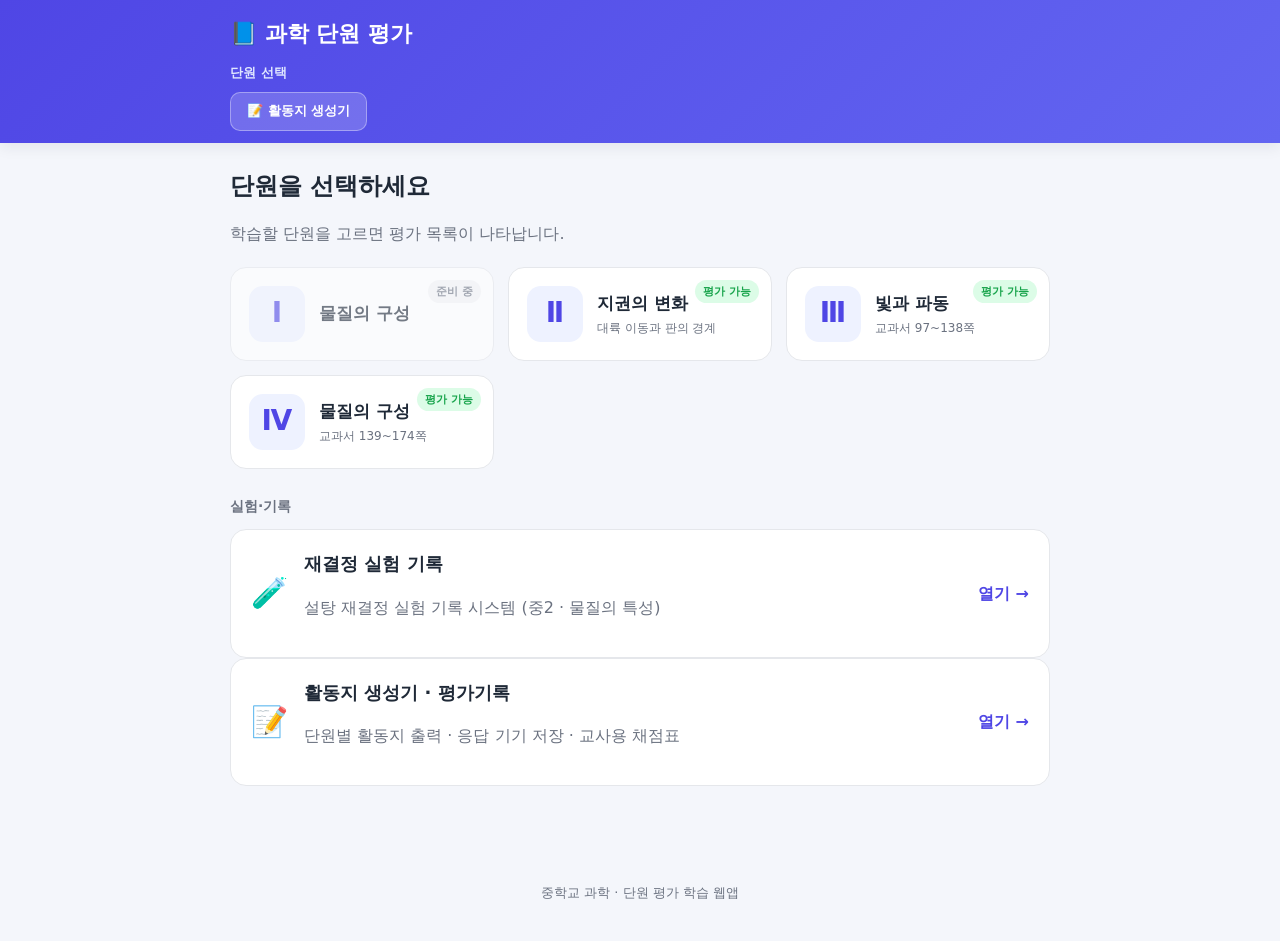
<file: index.html>
<!DOCTYPE html>
<html lang="ko">
<head>
  <meta charset="UTF-8" />
  <meta name="viewport" content="width=device-width, initial-scale=1.0" />
  <title>과학 단원 평가</title>
  <link rel="stylesheet" href="styles.css" />
</head>
<body>
  <header class="app-header">
    <div class="header-inner">
      <h1 class="logo" id="homeLink">📘 과학 단원 평가</h1>
      <nav class="breadcrumb" id="breadcrumb"></nav>
      <a href="worksheet.html" class="worksheet-link" title="활동지 생성기로 이동">📝 활동지 생성기</a>
    </div>
  </header>

  <main class="app-main" id="app">
    <!-- 단원 선택 화면 -->
    <section id="view-units" class="view"></section>

    <!-- 평가 목록 화면 -->
    <section id="view-assessments" class="view hidden"></section>

    <!-- 문제 풀이 화면 -->
    <section id="view-quiz" class="view hidden"></section>

    <!-- 결과 화면 -->
    <section id="view-result" class="view hidden"></section>
  </main>

  <footer class="app-footer">
    <p>중학교 과학 · 단원 평가 학습 웹앱</p>
  </footer>

  <script src="data.js"></script>
  <script src="app.js"></script>
</body>
</html>
</file>
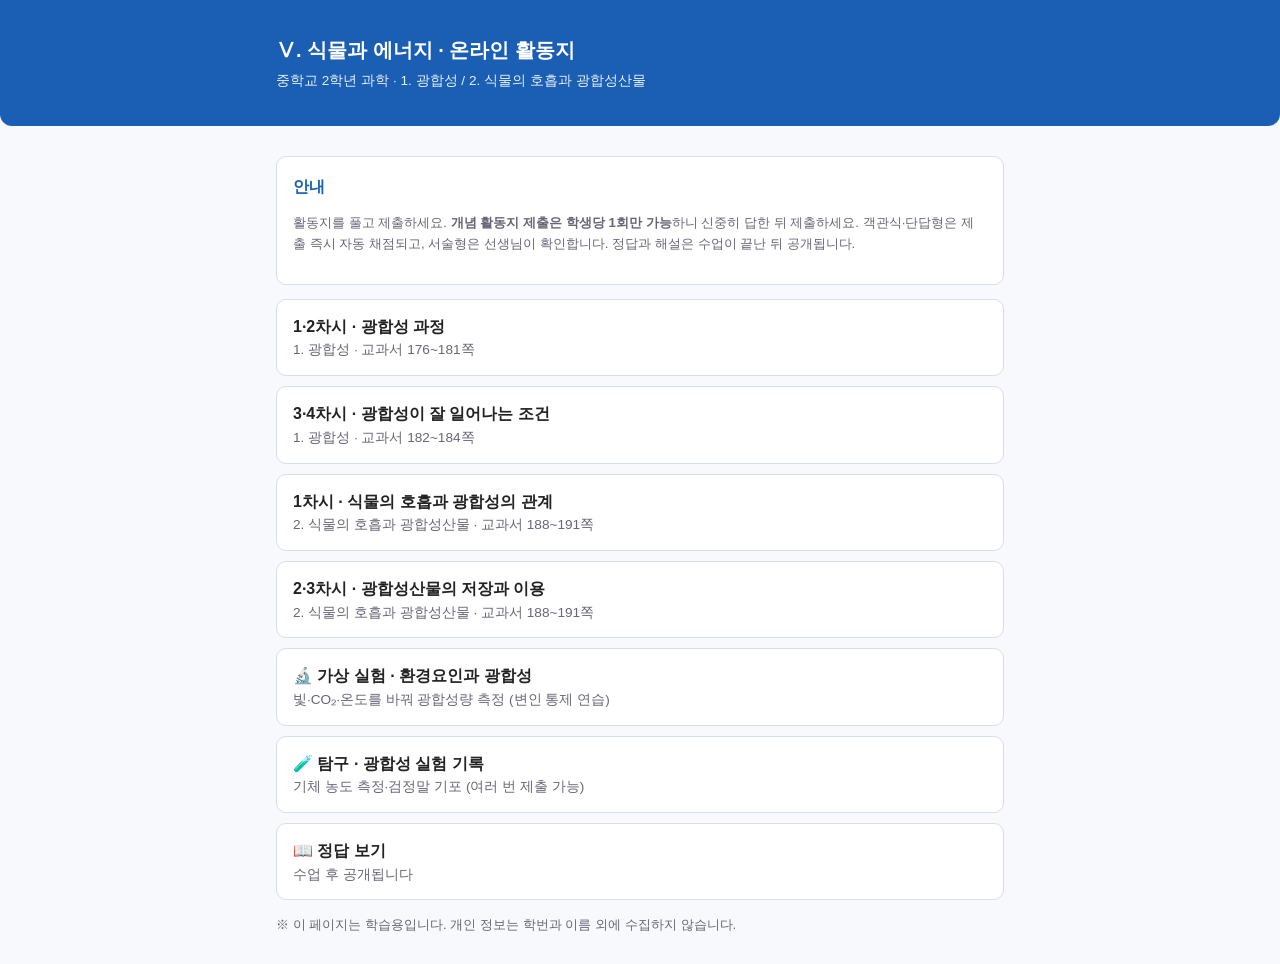
<file: gwanghap/index.html>
<!DOCTYPE html>
<html lang="ko">
<head>
<meta charset="UTF-8">
<meta name="viewport" content="width=device-width, initial-scale=1">
<meta name="robots" content="noindex">
<title>광합성 온라인 활동지</title>
<link rel="stylesheet" href="assets/style.css">
</head>
<body>
<header><div class="wrap">
  <h1>Ⅴ. 식물과 에너지 · 온라인 활동지</h1>
  <p>중학교 2학년 과학 · 1. 광합성 / 2. 식물의 호흡과 광합성산물</p>
</div></header>
<div class="wrap">
  <div class="card">
    <h2>안내</h2>
    <p class="note">활동지를 풀고 제출하세요. <b>개념 활동지 제출은 학생당 1회만 가능</b>하니 신중히 답한 뒤 제출하세요. 객관식·단답형은 제출 즉시 자동 채점되고, 서술형은 선생님이 확인합니다. 정답과 해설은 수업이 끝난 뒤 공개됩니다.</p>
  </div>
  <div class="list">
    <a href="ws1.html">1·2차시 · 광합성 과정<span>1. 광합성 · 교과서 176~181쪽</span></a>
    <a href="ws2.html">3·4차시 · 광합성이 잘 일어나는 조건<span>1. 광합성 · 교과서 182~184쪽</span></a>
    <a href="ws3.html">1차시 · 식물의 호흡과 광합성의 관계<span>2. 식물의 호흡과 광합성산물 · 교과서 188~191쪽</span></a>
    <a href="ws4.html">2·3차시 · 광합성산물의 저장과 이용<span>2. 식물의 호흡과 광합성산물 · 교과서 188~191쪽</span></a>
    <a href="sim.html">🔬 가상 실험 · 환경요인과 광합성<span>빛·CO₂·온도를 바꿔 광합성량 측정 (변인 통제 연습)</span></a>
    <a href="record.html">🧪 탐구 · 광합성 실험 기록<span>기체 농도 측정·검정말 기포 (여러 번 제출 가능)</span></a>
    <a href="answers.html">📖 정답 보기 <span>수업 후 공개됩니다</span></a>
  </div>
  <p class="note">※ 이 페이지는 학습용입니다. 개인 정보는 학번과 이름 외에 수집하지 않습니다.</p>
</div>
</body>
</html>
</file>
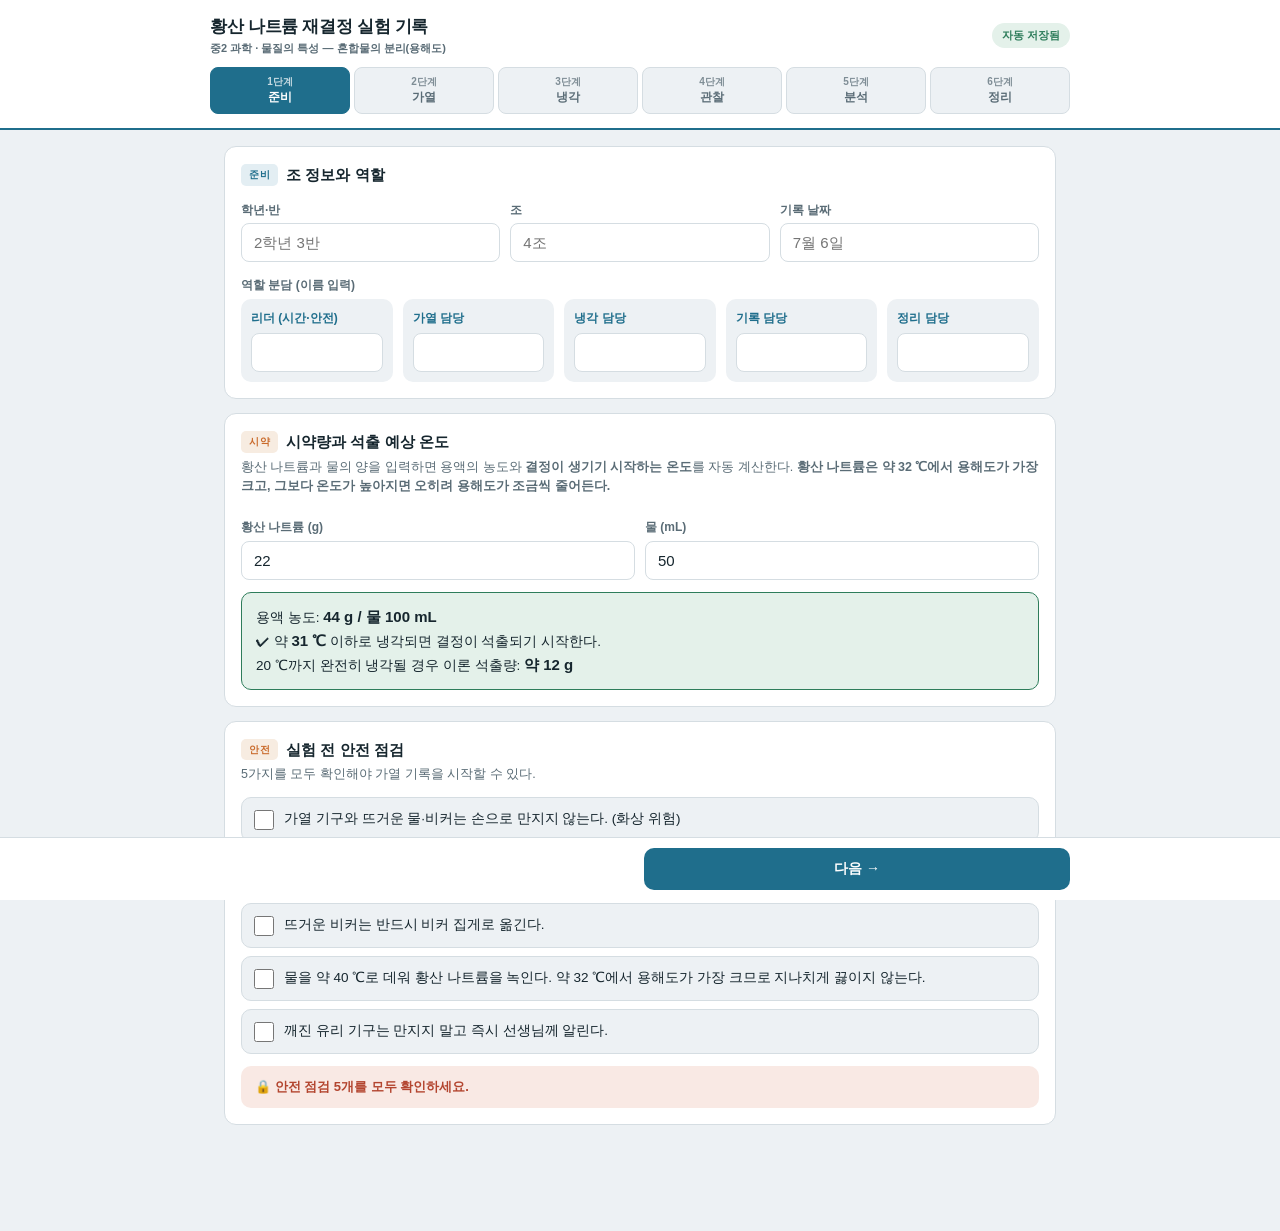
<file: recryst-record.html>
<!DOCTYPE html>
<html lang="ko">
<head>
<meta charset="UTF-8">
<meta name="viewport" content="width=device-width, initial-scale=1.0">
<title>황산 나트륨 재결정 실험 기록 시스템</title>
<style>
:root{
  --bg:#EDF1F4; --surface:#FFFFFF; --ink:#16262E; --ink2:#5A6C76;
  --line:#D5DDE2; --cold:#1F6E8C; --cold-soft:#E3EEF3; --heat:#C96A2B; --heat-soft:#F7ECE1;
  --ok:#2E7D5B; --ok-soft:#E4F1EA; --warn:#B3452F; --warn-soft:#F9E9E4;
  --zone:#CFE4ED; --r:12px;
}
*{box-sizing:border-box;margin:0;padding:0}
body{
  font-family:"Apple SD Gothic Neo","Malgun Gothic","Noto Sans KR",sans-serif;
  background:var(--bg); color:var(--ink); line-height:1.55; padding-bottom:90px;
}
header{
  background:var(--surface); border-bottom:2px solid var(--cold);
  padding:14px 16px; position:sticky; top:0; z-index:20;
}
.h-row{display:flex; justify-content:space-between; align-items:center; max-width:860px; margin:0 auto;}
.h-title{font-size:17px; font-weight:800; letter-spacing:-0.3px;}
.h-title small{display:block; font-size:11px; font-weight:600; color:var(--ink2); letter-spacing:0;}
.save-chip{font-size:11px; font-weight:700; color:var(--ok); background:var(--ok-soft);
  border-radius:99px; padding:4px 10px; white-space:nowrap;}
.save-chip.dirty{color:var(--ink2); background:var(--bg);}
nav{
  display:flex; gap:4px; max-width:860px; margin:10px auto 0; overflow-x:auto;
}
nav button{
  flex:1; min-width:74px; border:1px solid var(--line); background:var(--bg);
  border-radius:8px; padding:7px 4px; font-size:12px; font-weight:700; color:var(--ink2);
  cursor:pointer; font-family:inherit; white-space:nowrap;
}
nav button.active{background:var(--cold); border-color:var(--cold); color:#fff;}
nav button .st{display:block; font-size:10px; font-weight:600; opacity:.75;}
main{max-width:860px; margin:16px auto; padding:0 14px;}
section.step{display:none;}
section.step.on{display:block;}
.card{
  background:var(--surface); border:1px solid var(--line); border-radius:var(--r);
  padding:16px; margin-bottom:14px;
}
.card h2{
  font-size:15px; font-weight:800; margin-bottom:4px;
  display:flex; align-items:center; gap:8px;
}
.tag{font-size:10px; font-weight:800; letter-spacing:.06em; padding:3px 8px; border-radius:5px;}
.tag.cold{background:var(--cold-soft); color:var(--cold);}
.tag.heat{background:var(--heat-soft); color:var(--heat);}
.desc{font-size:12.5px; color:var(--ink2); margin-bottom:12px;}
label.fl{display:block; font-size:12px; font-weight:700; color:var(--ink2); margin:10px 0 4px;}
input[type=text],input[type=number],textarea,select{
  width:100%; border:1.5px solid var(--line); border-radius:8px; padding:10px 12px;
  font-size:15px; font-family:inherit; background:#fff; color:var(--ink);
}
input:focus,textarea:focus,select:focus{outline:2px solid var(--cold); outline-offset:1px; border-color:var(--cold);}
textarea{min-height:88px; resize:vertical;}
.grid2{display:grid; grid-template-columns:1fr 1fr; gap:10px;}
.grid3{display:grid; grid-template-columns:repeat(3,1fr); gap:10px;}
@media(max-width:560px){.grid3{grid-template-columns:1fr 1fr;}}
.roles{display:grid; grid-template-columns:repeat(auto-fit,minmax(140px,1fr)); gap:10px;}
.role{background:var(--bg); border-radius:10px; padding:10px;}
.role b{display:block; font-size:12px; margin-bottom:6px; color:var(--cold);}
.checks{display:flex; flex-direction:column; gap:8px;}
.chk{
  display:flex; gap:10px; align-items:flex-start; background:var(--bg);
  border:1.5px solid var(--line); border-radius:10px; padding:11px 12px; cursor:pointer;
  font-size:13.5px;
}
.chk input{width:20px; height:20px; margin-top:1px; accent-color:var(--ok); flex-shrink:0;}
.chk.done{background:var(--ok-soft); border-color:var(--ok);}
.gate{
  border-radius:10px; padding:11px 14px; font-size:13px; font-weight:700; margin-top:12px;
}
.gate.locked{background:var(--warn-soft); color:var(--warn);}
.gate.open{background:var(--ok-soft); color:var(--ok);}
table.rec{width:100%; border-collapse:collapse; font-size:13.5px;}
table.rec th{
  background:var(--cold-soft); color:var(--cold); font-size:12px; padding:8px 6px;
  border:1px solid var(--line); font-weight:800;
}
table.rec td{border:1px solid var(--line); padding:5px; text-align:center;}
table.rec td input{border:none; text-align:center; padding:8px 4px; font-size:15px; border-radius:0; background:transparent;}
table.rec td input:focus{outline:2px solid var(--cold); outline-offset:-2px;}
.conc-box{
  border-radius:10px; padding:12px 14px; margin-top:12px; font-size:13.5px; line-height:1.6;
}
.conc-box.ok{background:var(--ok-soft); border:1.5px solid var(--ok);}
.conc-box.bad{background:var(--warn-soft); border:1.5px solid var(--warn);}
.conc-box b{font-size:15px;}
.radio-row{display:flex; flex-wrap:wrap; gap:8px;}
.radio-row label{
  border:1.5px solid var(--line); border-radius:99px; padding:8px 14px; font-size:13px;
  cursor:pointer; background:#fff; font-weight:600;
}
.radio-row input{display:none;}
.radio-row label.sel{background:var(--cold); border-color:var(--cold); color:#fff;}
.chart-wrap{background:var(--bg); border-radius:10px; padding:10px 6px 4px; margin-top:12px;}
.chart-cap{font-size:11px; color:var(--ink2); text-align:center; padding:4px 0 6px;}
.badge-cryst{
  display:none; margin-top:10px; background:var(--cold); color:#fff; border-radius:10px;
  padding:10px 14px; font-size:13.5px; font-weight:700; text-align:center;
}
.badge-cryst.show{display:block;}
.cmp th{width:22%;}
.footer-bar{
  position:fixed; bottom:0; left:0; right:0; background:var(--surface);
  border-top:1px solid var(--line); padding:10px 14px; z-index:20;
}
.fb-in{max-width:860px; margin:0 auto; display:flex; gap:8px;}
.btn{
  flex:1; border:none; border-radius:10px; padding:12px; font-size:14px; font-weight:800;
  font-family:inherit; cursor:pointer;
}
.btn.prev{background:var(--bg); color:var(--ink2);}
.btn.next{background:var(--cold); color:#fff;}
.btn.util{background:var(--heat-soft); color:var(--heat); flex:0 0 auto; padding:12px 16px;}
.summary-out{
  white-space:pre-wrap; background:var(--bg); border-radius:10px; padding:14px;
  font-size:12.5px; margin-top:12px; max-height:300px; overflow:auto;
}
.note{font-size:11.5px; color:var(--ink2); margin-top:8px;}
@media print{
  header,nav,.footer-bar,.btn{display:none!important;}
  section.step{display:block!important; page-break-inside:avoid;}
  body{background:#fff; padding:0;}
  .card{border:1px solid #999; break-inside:avoid;}
}
</style>
</head>
<body>

<header>
  <div class="h-row">
    <div class="h-title">황산 나트륨 재결정 실험 기록<small>중2 과학 · 물질의 특성 — 혼합물의 분리(용해도)</small></div>
    <div class="save-chip" id="saveChip">자동 저장됨</div>
  </div>
  <nav id="nav"></nav>
</header>

<main id="main">

<!-- ── 0 준비 ── -->
<section class="step on" data-step="0">
  <div class="card">
    <h2><span class="tag cold">준비</span> 조 정보와 역할</h2>
    <div class="grid3">
      <div><label class="fl">학년·반</label><input type="text" data-k="grade" placeholder="2학년 3반"></div>
      <div><label class="fl">조</label><input type="text" data-k="team" placeholder="4조"></div>
      <div><label class="fl">기록 날짜</label><input type="text" data-k="date" placeholder="7월 6일"></div>
    </div>
    <label class="fl" style="margin-top:14px">역할 분담 (이름 입력)</label>
    <div class="roles">
      <div class="role"><b>리더 (시간·안전)</b><input type="text" data-k="r1"></div>
      <div class="role"><b>가열 담당</b><input type="text" data-k="r2"></div>
      <div class="role"><b>냉각 담당</b><input type="text" data-k="r3"></div>
      <div class="role"><b>기록 담당</b><input type="text" data-k="r4"></div>
      <div class="role"><b>정리 담당</b><input type="text" data-k="r5"></div>
    </div>
  </div>

  <div class="card">
    <h2><span class="tag heat">시약</span> 시약량과 석출 예상 온도</h2>
    <p class="desc">황산 나트륨과 물의 양을 입력하면 용액의 농도와 <b>결정이 생기기 시작하는 온도</b>를 자동 계산한다. <b>황산 나트륨은 약 32 ℃에서 용해도가 가장 크고, 그보다 온도가 높아지면 오히려 용해도가 조금씩 줄어든다.</b></p>
    <div class="grid2">
      <div><label class="fl">황산 나트륨 (g)</label><input type="number" inputmode="decimal" data-k="sugar" value="22"></div>
      <div><label class="fl">물 (mL)</label><input type="number" inputmode="decimal" data-k="water" value="50"></div>
    </div>
    <div class="conc-box ok" id="concBox"></div>
  </div>

  <div class="card">
    <h2><span class="tag heat">안전</span> 실험 전 안전 점검</h2>
    <p class="desc">5가지를 모두 확인해야 가열 기록을 시작할 수 있다.</p>
    <div class="checks" id="safety">
      <label class="chk"><input type="checkbox" data-k="s1"><span>가열 기구와 뜨거운 물·비커는 손으로 만지지 않는다. (화상 위험)</span></label>
      <label class="chk"><input type="checkbox" data-k="s2"><span>온도계를 젓개로 사용하지 않고, 비커 바닥·벽에 닿지 않게 한다.</span></label>
      <label class="chk"><input type="checkbox" data-k="s3"><span>뜨거운 비커는 반드시 비커 집게로 옮긴다.</span></label>
      <label class="chk"><input type="checkbox" data-k="s4"><span>물을 약 40 ℃로 데워 황산 나트륨을 녹인다. 약 32 ℃에서 용해도가 가장 크므로 지나치게 끓이지 않는다.</span></label>
      <label class="chk"><input type="checkbox" data-k="s5"><span>깨진 유리 기구는 만지지 말고 즉시 선생님께 알린다.</span></label>
    </div>
    <div class="gate locked" id="safetyGate">🔒 안전 점검 5개를 모두 확인하세요.</div>
  </div>
</section>

<!-- ── 1 가열 ── -->
<section class="step" data-step="1">
  <div class="card">
    <h2><span class="tag heat">가열</span> 가열 단계 기록</h2>
    <p class="desc">3분 간격으로 온도와 관찰 내용을 기록한다. 목표 온도 약 40 ℃ (황산 나트륨이 다 녹을 때까지).</p>
    <table class="rec">
      <tr><th style="width:18%">시간(분)</th><th style="width:24%">온도(℃)</th><th>관찰 (녹는 정도·색·투명도)</th></tr>
      <tbody id="heatRows"></tbody>
    </table>
    <div class="grid2" style="margin-top:12px">
      <div><label class="fl">황산 나트륨이 모두 녹은 시점 (분)</label><input type="number" inputmode="decimal" data-k="meltMin"></div>
      <div><label class="fl">그때의 온도 (℃)</label><input type="number" inputmode="decimal" data-k="meltTemp"></div>
    </div>
    <div class="conc-box bad" id="heatWarn" style="display:none">⚠ 60 ℃ 이상이 기록되었습니다. 황산 나트륨은 약 32 ℃ 이상에서는 온도가 높을수록 용해도가 오히려 낮아지므로, 40 ℃ 정도면 충분합니다. 불을 줄이세요.</div>
  </div>
</section>

<!-- ── 2 냉각 ── -->
<section class="step" data-step="2">
  <div class="card">
    <h2><span class="tag cold">냉각</span> 냉각 조건과 온도 추적</h2>
    <label class="fl">우리 조의 냉각 조건</label>
    <div class="radio-row" id="coolCond">
      <label data-v="A">A. 빠른 냉각 (0 ℃ 얼음물)</label>
      <label data-v="B">B. 중간 냉각 (20 ℃ 상온)</label>
      <label data-v="C">C. 느린 냉각 (50 ℃ 물 중탕)</label>
    </div>
    <label class="fl" style="margin-top:14px">5분 간격 온도 기록 (℃)</label>
    <table class="rec">
      <tr><th>경과(분)</th><th>0</th><th>5</th><th>10</th><th>15</th><th>20</th><th>25</th><th>30</th><th>35</th></tr>
      <tr id="coolTempRow"><th>온도</th></tr>
      <tr id="coolObsRow"><th>결정<br>(○/×)</th></tr>
    </table>

    <div class="chart-wrap">
      <svg id="chart" viewBox="0 0 340 230" width="100%" role="img" aria-label="냉각 온도 그래프"></svg>
      <div class="chart-cap">파란 점: 측정 온도 · 하늘색 영역: 결정 생성 가능 구간 (석출 시작 온도 이하)</div>
    </div>
    <div class="badge-cryst" id="crystBadge"></div>

    <div class="grid2" style="margin-top:12px">
      <div><label class="fl">결정이 처음 나타난 시각 (분)</label><input type="number" inputmode="decimal" data-k="firstCrystMin"></div>
      <div><label class="fl">그때의 온도 (℃)</label><input type="number" inputmode="decimal" data-k="firstCrystTemp"></div>
    </div>
  </div>
</section>

<!-- ── 3 관찰 ── -->
<section class="step" data-step="3">
  <div class="card">
    <h2><span class="tag cold">관찰</span> 35분 후 관찰 결과</h2>
    <label class="fl">결정의 크기</label>
    <div class="radio-row" data-rk="obSize">
      <label data-v="모래알보다 작음">모래알보다 작음</label>
      <label data-v="쌀알 정도">쌀알 정도</label>
      <label data-v="그보다 큼">그보다 큼</label>
      <label data-v="결정 없음(시럽)">결정 없음 (시럽)</label>
    </div>
    <label class="fl">결정의 개수</label>
    <div class="radio-row" data-rk="obCount">
      <label data-v="없음">없음</label><label data-v="1~10개">1~10개</label>
      <label data-v="11~50개">11~50개</label><label data-v="다수(셀 수 없음)">다수</label>
    </div>
    <label class="fl">색깔</label>
    <div class="radio-row" data-rk="obColor">
      <label data-v="투명">투명</label><label data-v="반투명">반투명</label>
      <label data-v="흰색">흰색</label><label data-v="흐림(불순물 의심)">흐림 (불순물 의심)</label>
    </div>
    <label class="fl">용액(시럽) 잔량</label>
    <div class="radio-row" data-rk="obSyrup">
      <label data-v="거의 없음">거의 없음</label><label data-v="절반 정도">절반 정도</label>
      <label data-v="대부분 용액 상태">대부분 용액 상태</label>
    </div>
    <div class="grid2" style="margin-top:12px">
      <div><label class="fl">35분 후 최종 온도 (℃)</label><input type="number" inputmode="decimal" data-k="finalTemp"></div>
      <div><label class="fl">회수한 결정의 질량 (g)</label><input type="number" inputmode="decimal" data-k="yieldG"></div>
    </div>
    <div class="conc-box ok" id="yieldBox" style="display:none"></div>
  </div>
</section>

<!-- ── 4 분석 ── -->
<section class="step" data-step="4">
  <div class="card">
    <h2><span class="tag cold">분석</span> 예측과 실제 비교</h2>
    <table class="rec cmp">
      <tr><th>항목</th><th>1차시 예측</th><th>2차시 실제</th><th>일치(○/△/×)</th></tr>
      <tr><th>결정 크기</th><td><input data-k="p1"></td><td><input data-k="a1"></td><td><input data-k="m1"></td></tr>
      <tr><th>결정 개수</th><td><input data-k="p2"></td><td><input data-k="a2"></td><td><input data-k="m2"></td></tr>
      <tr><th>석출량(g)</th><td><input data-k="p3" inputmode="decimal"></td><td><input data-k="a3" inputmode="decimal"></td><td><input data-k="m3"></td></tr>
      <tr><th>35분 후 온도</th><td><input data-k="p4" inputmode="decimal"></td><td><input data-k="a4" inputmode="decimal"></td><td><input data-k="m4"></td></tr>
    </table>
  </div>
  <div class="card">
    <h2><span class="tag cold">서술</span> 차이의 원인 분석</h2>
    <label class="fl">1. 예측과 실제가 달랐다면, 냉각 시간·최종 온도·용해도 곡선을 근거로 원인을 설명하시오.</label>
    <textarea data-k="w1" placeholder="예: 35분 후에도 온도가 ○○ ℃였고, 그 온도의 용해도가 ○○ g/100 mL이므로 …"></textarea>
    <label class="fl">2. 냉각 시간을 하루(12시간 이상)로 늘리면 결과가 어떻게 달라질지 용해도 개념으로 예상하시오.</label>
    <textarea data-k="w2"></textarea>
    <label class="fl">3. 재결정으로 순물질과 혼합물을 분리할 수 있는 원리를 한 문장으로 정리하시오.</label>
    <textarea data-k="w3"></textarea>
  </div>
</section>

<!-- ── 5 정리 ── -->
<section class="step" data-step="5">
  <div class="card">
    <h2><span class="tag cold">정리</span> 자기 평가</h2>
    <div class="checks">
      <label class="chk"><input type="checkbox" data-k="e1"><span>맡은 역할을 책임 있게 수행했다.</span></label>
      <label class="chk"><input type="checkbox" data-k="e2"><span>온도와 관찰 내용을 정해진 시각에 빠짐없이 기록했다.</span></label>
      <label class="chk"><input type="checkbox" data-k="e3"><span>예측과 다른 결과의 이유를 용해도 개념으로 설명할 수 있다.</span></label>
      <label class="chk"><input type="checkbox" data-k="e4"><span>안전 수칙을 지키며 실험했다.</span></label>
    </div>
  </div>
  <div class="card">
    <h2><span class="tag heat">제출</span> 기록 내보내기</h2>
    <p class="desc">아래 버튼으로 전체 기록을 요약문으로 만들어 복사하거나, 인쇄(PDF 저장)할 수 있다.</p>
    <div style="display:flex; gap:8px;">
      <button class="btn next" id="btnSubmit">📊 구글 시트로 제출</button>
      <button class="btn util" onclick="window.print()">인쇄 / PDF</button>
    </div>
    <div class="gate" id="submitStatus" style="display:none; margin-top:10px"></div>
    <button class="btn prev" style="width:100%; margin-top:8px" id="btnSummary">요약문 만들기·복사 (백업용)</button>
    <div class="summary-out" id="summaryOut" style="display:none"></div>
    <p class="note">※ 기록은 이 기기에 자동 저장된다. 새 실험을 시작하려면 아래 초기화를 누른다.</p>
    <button class="btn prev" style="width:100%; margin-top:8px" id="btnReset">기록 전체 초기화</button>
  </div>
</section>

</main>

<div class="footer-bar"><div class="fb-in">
  <button class="btn prev" id="btnPrev">← 이전</button>
  <button class="btn next" id="btnNext">다음 →</button>
</div></div>

<script>
/* ═════════════════════════════════════════════════════
   [교사 설정] Google Apps Script 웹 앱 배포 URL을 붙여넣으세요.
   예: const SHEET_ENDPOINT = "https://script.google.com/macros/s/AKfy.../exec";
   설정 가이드: 함께 제공된 '구글시트_연동_설정가이드.md' 참고
═════════════════════════════════════════════════════ */
const SHEET_ENDPOINT = "https://script.google.com/macros/s/AKfycbwWvmA4Yn4Hqe5H1Cz3E2rT4Ea6FwPgIA_N3zcxPB7sJAnCL5yb4ziea7wcNifpGO0O/exec";

/* ───────── 데이터 & 저장 ───────── */
// 황산 나트륨(Na2SO4) 용해도 g/100 g 물 — 약 32℃에서 최대, 그 이상에서는 감소
const SOL = [[0,4.9],[10,9.1],[20,19.5],[30,40.8],[32,49.7],[40,48.8],[60,45.3],[80,43.7],[100,42.5]];
const PEAK_T = 32, PEAK_SOL = 49.7; // 최대 용해도 온도·값
const STEPS = ["준비","가열","냉각","관찰","분석","정리"];
const COOL_T = [0,5,10,15,20,25,30,35];
const HEAT_T = [0,3,6,9,12];
let state = { cool:{}, coolObs:{}, heat:{}, heatObs:{} };
let cur = 0, saveTimer = null;

function solubility(t){ // 선형 보간
  t = Math.max(0, Math.min(100, t));
  for(let i=0;i<SOL.length-1;i++){
    const [t1,s1]=SOL[i], [t2,s2]=SOL[i+1];
    if(t>=t1 && t<=t2) return s1 + (s2-s1)*(t-t1)/(t2-t1);
  }
  return SOL[SOL.length-1][1];
}
function crystTemp(conc){ // 냉각 시 결정이 석출되기 시작하는 온도
  if(conc <= SOL[0][1]) return null;   // 0℃에서도 석출 안 됨(너무 묽음)
  if(conc >= PEAK_SOL) return PEAK_T;  // 최대 용해도 이상 → 약 32℃에서 바로 석출
  // 용해도가 증가하는 구간(0~32℃)에서 용해도 = 농도가 되는 온도
  for(let i=0;i<SOL.length-1;i++){
    const [t1,s1]=SOL[i], [t2,s2]=SOL[i+1];
    if(t2>PEAK_T) break;
    if(conc>=s1 && conc<=s2) return t1 + (t2-t1)*(conc-s1)/(s2-s1);
  }
  return PEAK_T;
}
function conc(){ // g / 물 100 mL
  const s = parseFloat(state.sugar||22), w = parseFloat(state.water||50);
  if(!s || !w) return null;
  return s / w * 100;
}

async function save(){
  document.getElementById('saveChip').textContent='저장 중…';
  document.getElementById('saveChip').className='save-chip dirty';
  try{
    if(window.storage) await window.storage.set('recryst-lab-record', JSON.stringify(state));
  }catch(e){}
  document.getElementById('saveChip').textContent='자동 저장됨';
  document.getElementById('saveChip').className='save-chip';
}
function queueSave(){ clearTimeout(saveTimer); saveTimer=setTimeout(save, 600); }
async function load(){
  try{
    if(window.storage){
      const r = await window.storage.get('recryst-lab-record');
      if(r && r.value) state = JSON.parse(r.value);
    }
  }catch(e){}
  if(!state.cool) state.cool={};
  if(!state.coolObs) state.coolObs={};
  if(!state.heat) state.heat={};
  if(!state.heatObs) state.heatObs={};
}

/* ───────── UI 조립 ───────── */
function buildNav(){
  const nav = document.getElementById('nav');
  nav.innerHTML = STEPS.map((s,i)=>`<button data-i="${i}"><span class="st">${i+1}단계</span>${s}</button>`).join('');
  nav.querySelectorAll('button').forEach(b=>b.onclick=()=>go(parseInt(b.dataset.i)));
}
function go(i){
  cur = Math.max(0, Math.min(STEPS.length-1, i));
  document.querySelectorAll('section.step').forEach(s=>s.classList.toggle('on', parseInt(s.dataset.step)===cur));
  document.querySelectorAll('nav button').forEach(b=>b.classList.toggle('active', parseInt(b.dataset.i)===cur));
  document.getElementById('btnPrev').style.visibility = cur===0?'hidden':'visible';
  document.getElementById('btnNext').textContent = cur===STEPS.length-1?'완료':'다음 →';
  window.scrollTo({top:0});
  if(cur===2) drawChart();
}
document.getElementById('btnPrev').onclick=()=>go(cur-1);
document.getElementById('btnNext').onclick=()=>go(cur+1);

function buildHeatRows(){
  const tb = document.getElementById('heatRows');
  tb.innerHTML = HEAT_T.map(m=>`<tr><td>${m}</td>
    <td><input inputmode="decimal" data-heat="${m}"></td>
    <td><input data-heatobs="${m}" style="text-align:left"></td></tr>`).join('');
}
function buildCoolRows(){
  const tr = document.getElementById('coolTempRow');
  const ob = document.getElementById('coolObsRow');
  COOL_T.forEach(m=>{
    const td=document.createElement('td'); td.innerHTML=`<input inputmode="decimal" data-cool="${m}">`; tr.appendChild(td);
    const td2=document.createElement('td'); td2.innerHTML=`<input data-coolobs="${m}" maxlength="2">`; ob.appendChild(td2);
  });
}

/* ───────── 바인딩 ───────── */
function bindAll(){
  document.querySelectorAll('[data-k]').forEach(el=>{
    const k = el.dataset.k;
    if(el.type==='checkbox'){
      el.checked = !!state[k];
      el.onchange = ()=>{ state[k]=el.checked; el.closest('.chk')?.classList.toggle('done',el.checked); refresh(); queueSave(); };
      el.closest('.chk')?.classList.toggle('done', el.checked);
    }else{
      el.value = state[k]??el.value??'';
      if(state[k]===undefined && el.value) state[k]=el.value;
      el.oninput = ()=>{ state[k]=el.value; refresh(); queueSave(); };
    }
  });
  document.querySelectorAll('[data-heat]').forEach(el=>{
    el.value = state.heat[el.dataset.heat]||'';
    el.oninput=()=>{ state.heat[el.dataset.heat]=el.value; refresh(); queueSave(); };
  });
  document.querySelectorAll('[data-heatobs]').forEach(el=>{
    el.value = state.heatObs[el.dataset.heatobs]||'';
    el.oninput=()=>{ state.heatObs[el.dataset.heatobs]=el.value; queueSave(); };
  });
  document.querySelectorAll('[data-cool]').forEach(el=>{
    el.value = state.cool[el.dataset.cool]||'';
    el.oninput=()=>{ state.cool[el.dataset.cool]=el.value; drawChart(); queueSave(); };
  });
  document.querySelectorAll('[data-coolobs]').forEach(el=>{
    el.value = state.coolObs[el.dataset.coolobs]||'';
    el.oninput=()=>{ state.coolObs[el.dataset.coolobs]=el.value; queueSave(); };
  });
  // 라디오형 그룹
  document.querySelectorAll('.radio-row[data-rk]').forEach(row=>{
    const k=row.dataset.rk;
    row.querySelectorAll('label').forEach(l=>{
      l.classList.toggle('sel', state[k]===l.dataset.v);
      l.onclick=()=>{ state[k]=l.dataset.v;
        row.querySelectorAll('label').forEach(x=>x.classList.toggle('sel',x===l));
        refresh(); queueSave(); };
    });
  });
  // 냉각 조건
  const cc=document.getElementById('coolCond');
  cc.querySelectorAll('label').forEach(l=>{
    l.classList.toggle('sel', state.coolCond===l.dataset.v);
    l.onclick=()=>{ state.coolCond=l.dataset.v;
      cc.querySelectorAll('label').forEach(x=>x.classList.toggle('sel',x===l));
      queueSave(); };
  });
}

/* ───────── 계산 표시 ───────── */
function refresh(){
  // 농도 박스
  const c = conc(), box=document.getElementById('concBox');
  if(c){
    const ct = crystTemp(c);
    if(ct===null){
      box.className='conc-box bad';
      box.innerHTML=`용액 농도: <b>${c.toFixed(0)} g / 물 100 mL</b><br>
      ⚠ 이 농도는 0 ℃ 용해도(약 5 g)보다 낮아 <b>아무리 냉각해도 결정이 생기지 않는다.</b><br>
      황산 나트륨 양을 늘려 농도를 약 20 g/100 mL 이상으로 맞추자. (권장: 황산 나트륨 22 g + 물 50 mL)`;
    }else{
      box.className='conc-box ok';
      box.innerHTML=`용액 농도: <b>${c.toFixed(0)} g / 물 100 mL</b><br>
      ✔ 약 <b>${ct.toFixed(0)} ℃</b> 이하로 냉각되면 결정이 석출되기 시작한다.<br>
      20 ℃까지 완전히 냉각될 경우 이론 석출량: <b>약 ${(Math.max(0,c-solubility(20))*parseFloat(state.water||50)/100).toFixed(0)} g</b>`;
    }
  }
  // 과가열 경고 (황산 나트륨은 약 32℃ 이상에서 용해도가 오히려 감소)
  const over = HEAT_T.some(m=>parseFloat(state.heat[m])>=60) || parseFloat(state.meltTemp)>=60;
  document.getElementById('heatWarn').style.display = over?'block':'none';
  // 안전 게이트
  const all5 = ['s1','s2','s3','s4','s5'].every(k=>state[k]);
  const g=document.getElementById('safetyGate');
  g.className='gate '+(all5?'open':'locked');
  g.textContent = all5?'✔ 안전 점검 완료 — 가열 단계로 이동해도 좋다.':'🔒 안전 점검 5개를 모두 확인하세요.';
  // 석출량 비교
  const yb=document.getElementById('yieldBox');
  const ft=parseFloat(state.finalTemp), yg=parseFloat(state.yieldG);
  if(c && !isNaN(ft)){
    const theo=Math.max(0,(c-solubility(ft)))*parseFloat(state.water||50)/100;
    yb.style.display='block';
    yb.className='conc-box ok';
    yb.innerHTML=`최종 온도 ${ft} ℃에서의 <b>이론 석출량: 약 ${theo.toFixed(1)} g</b>`+
      (isNaN(yg)?'' :` · 측정값 ${yg} g → 차이 ${(yg-theo).toFixed(1)} g<br>차이가 크다면 냉각 불완전·용액 손실·수분 포함 여부를 검토하자.`);
  }else{ yb.style.display='none'; }
}

/* ───────── 냉각 그래프 (SVG) ───────── */
function drawChart(){
  const svg=document.getElementById('chart');
  const W=340,H=230,L=40,R=12,T=14,B=30;
  const pw=W-L-R, ph=H-T-B;
  const x=m=>L+pw*m/35, y=t=>T+ph*(1-t/100);
  const c=conc(), ct=c?crystTemp(c):null;
  let s='';
  // 결정 생성 가능 구간
  if(ct!==null && ct!==undefined){
    s+=`<rect x="${L}" y="${y(ct)}" width="${pw}" height="${T+ph-y(ct)}" fill="var(--zone)" opacity="0.6"/>`;
    s+=`<line x1="${L}" x2="${W-R}" y1="${y(ct)}" y2="${y(ct)}" stroke="#1F6E8C" stroke-dasharray="5 4" stroke-width="1.5"/>`;
    s+=`<text x="${W-R-2}" y="${y(ct)-5}" font-size="10" fill="#1F6E8C" text-anchor="end" font-weight="700">석출 시작 ${ct.toFixed(0)}℃</text>`;
  }
  // 축·눈금
  for(let t=0;t<=100;t+=20){
    s+=`<line x1="${L}" x2="${W-R}" y1="${y(t)}" y2="${y(t)}" stroke="#D5DDE2" stroke-width="0.7"/>`;
    s+=`<text x="${L-6}" y="${y(t)+3}" font-size="9" fill="#5A6C76" text-anchor="end">${t}</text>`;
  }
  COOL_T.forEach(m=>{
    s+=`<text x="${x(m)}" y="${H-12}" font-size="9" fill="#5A6C76" text-anchor="middle">${m}</text>`;
  });
  s+=`<text x="${L-28}" y="${T+ph/2}" font-size="9" fill="#5A6C76" transform="rotate(-90 ${L-28} ${T+ph/2})" text-anchor="middle">온도(℃)</text>`;
  s+=`<text x="${L+pw/2}" y="${H-1}" font-size="9" fill="#5A6C76" text-anchor="middle">경과 시간(분)</text>`;
  // 데이터
  const pts=COOL_T.map(m=>({m,t:parseFloat(state.cool[m])})).filter(p=>!isNaN(p.t));
  if(pts.length>1){
    s+=`<polyline points="${pts.map(p=>x(p.m)+','+y(p.t)).join(' ')}" fill="none" stroke="#1F6E8C" stroke-width="2.5" stroke-linejoin="round"/>`;
  }
  pts.forEach(p=>{
    const inZone = ct!==null && p.t<=ct;
    s+=`<circle cx="${x(p.m)}" cy="${y(p.t)}" r="4.5" fill="${inZone?'#1F6E8C':'#C96A2B'}" stroke="#fff" stroke-width="1.5"/>`;
  });
  svg.innerHTML=s;
  // 배지
  const badge=document.getElementById('crystBadge');
  const reached = ct!==null && pts.some(p=>p.t<=ct);
  if(reached){
    const first=pts.find(p=>p.t<=ct);
    badge.textContent=`❄ ${first.m}분(${first.t} ℃)에 석출 가능 온도(${ct.toFixed(0)} ℃ 이하)에 도달했다 — 결정이 보이는지 관찰하자!`;
    badge.classList.add('show');
  }else if(ct===null && c){
    badge.textContent='⚠ 현재 농도로는 결정이 생기지 않는다. 준비 단계에서 황산 나트륨 양을 확인하자.';
    badge.classList.add('show');
  }else{
    badge.classList.remove('show');
  }
}

/* ───────── 요약·초기화 ───────── */
document.getElementById('btnSummary').onclick=async()=>{
  const v=k=>state[k]||'—';
  const c=conc(), ct=c?crystTemp(c):null;
  const coolLine=COOL_T.map(m=>`${m}분:${state.cool[m]||'—'}℃`).join('  ');
  const txt=
`[황산 나트륨 재결정 실험 기록 요약]
${v('grade')} ${v('team')} (${v('date')})
역할: 리더 ${v('r1')} / 가열 ${v('r2')} / 냉각 ${v('r3')} / 기록 ${v('r4')} / 정리 ${v('r5')}
시약: 황산 나트륨 ${v('sugar')} g + 물 ${v('water')} mL (농도 ${c?c.toFixed(0):'—'} g/100 mL, 석출 시작 ${ct!=null?ct.toFixed(0)+'℃':'석출 불가'})
냉각 조건: ${v('coolCond')}
냉각 온도: ${coolLine}
결정 최초 관찰: ${v('firstCrystMin')}분, ${v('firstCrystTemp')}℃
관찰: 크기 ${v('obSize')} / 개수 ${v('obCount')} / 색 ${v('obColor')} / 잔량 ${v('obSyrup')}
최종 온도 ${v('finalTemp')}℃ / 회수 질량 ${v('yieldG')} g
[서술 1] ${v('w1')}
[서술 2] ${v('w2')}
[서술 3] ${v('w3')}`;
  const out=document.getElementById('summaryOut');
  out.style.display='block'; out.textContent=txt;
  try{ await navigator.clipboard.writeText(txt);
    document.getElementById('btnSummary').textContent='✔ 복사 완료';
    setTimeout(()=>document.getElementById('btnSummary').textContent='요약문 만들기·복사',1800);
  }catch(e){}
};
document.getElementById('btnSubmit').onclick=async()=>{
  const st=document.getElementById('submitStatus');
  st.style.display='block';
  if(!SHEET_ENDPOINT){
    st.className='gate locked';
    st.textContent='⚠ 아직 제출 주소가 설정되지 않았습니다. 선생님께 알리고, "요약문 만들기·복사"로 백업 제출하세요.';
    return;
  }
  const v=k=>state[k]||'';
  const c=conc(), ct=c?crystTemp(c):null;
  const payload={
    submittedAt:new Date().toLocaleString('ko-KR'),
    grade:v('grade'), team:v('team'), date:v('date'),
    roles:`리더 ${v('r1')} / 가열 ${v('r2')} / 냉각 ${v('r3')} / 기록 ${v('r4')} / 정리 ${v('r5')}`,
    sugar:v('sugar'), water:v('water'),
    conc:c?c.toFixed(0):'', crystTemp:ct!=null?ct.toFixed(0):'석출불가',
    coolCond:v('coolCond'),
    coolTemps:COOL_T.map(m=>`${m}분:${state.cool[m]||'-'}`).join(' '),
    firstCryst:`${v('firstCrystMin')}분 ${v('firstCrystTemp')}℃`,
    obSize:v('obSize'), obCount:v('obCount'), obColor:v('obColor'), obSyrup:v('obSyrup'),
    finalTemp:v('finalTemp'), yieldG:v('yieldG'),
    p3:v('p3'), a3:v('a3'),
    w1:v('w1'), w2:v('w2'), w3:v('w3'),
    selfEval:['e1','e2','e3','e4'].filter(k=>state[k]).length+'/4'
  };
  st.className='gate open'; st.textContent='전송 중…';
  try{
    await fetch(SHEET_ENDPOINT,{method:'POST',headers:{'Content-Type':'text/plain'},body:JSON.stringify(payload)});
    st.className='gate open';
    st.textContent='✔ 제출 완료 — 선생님 시트에 기록되었습니다.';
  }catch(e){
    try{
      await fetch(SHEET_ENDPOINT,{method:'POST',mode:'no-cors',headers:{'Content-Type':'text/plain'},body:JSON.stringify(payload)});
      st.className='gate open';
      st.textContent='✔ 제출 요청을 보냈습니다. 시트에 기록되었는지 확인해 주세요.';
    }catch(e2){
      st.className='gate locked';
      st.textContent='⚠ 전송에 실패했습니다. 인터넷 연결을 확인하고, "요약문 만들기·복사"로 백업 제출하세요.';
    }
  }
};
document.getElementById('btnReset').onclick=async()=>{
  if(!confirm('모든 기록을 지우고 새로 시작할까요?')) return;
  state={cool:{},coolObs:{},heat:{},heatObs:{}};
  try{ if(window.storage) await window.storage.delete('recryst-lab-record'); }catch(e){}
  location.reload();
};

/* ───────── 시작 ───────── */
(async function init(){
  await load();
  buildNav(); buildHeatRows(); buildCoolRows(); bindAll(); refresh(); drawChart(); go(0);
})();
</script>
</body>
</html>
</file>
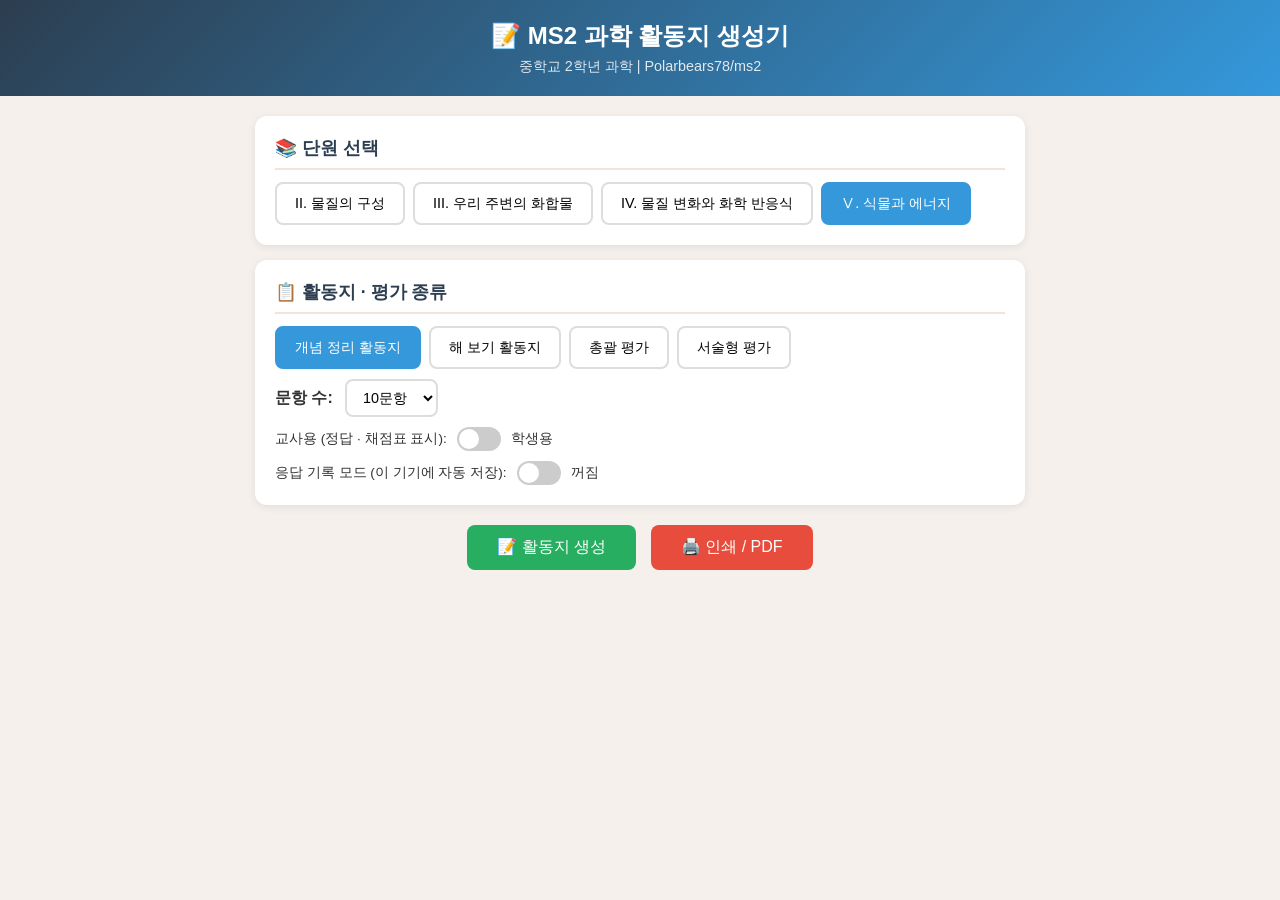
<file: worksheet.html>
<!DOCTYPE html>
<html lang="ko">
<head>
<meta charset="UTF-8">
<meta name="viewport" content="width=device-width, initial-scale=1.0">
<title>MS2 과학 활동지 생성기</title>
<style>
  * { margin: 0; padding: 0; box-sizing: border-box; }
  body { font-family: 'Noto Sans KR', sans-serif; background: #f5f0eb; color: #333; }

  .header { background: linear-gradient(135deg, #2c3e50, #3498db); color: white; padding: 20px; text-align: center; }
  .header h1 { font-size: 1.5em; margin-bottom: 5px; }
  .header p { font-size: 0.9em; opacity: 0.85; }

  .container { max-width: 800px; margin: 20px auto; padding: 0 15px; }

  .card { background: white; border-radius: 12px; padding: 20px; margin-bottom: 15px; box-shadow: 0 2px 8px rgba(0,0,0,0.08); }
  .card h2 { font-size: 1.1em; color: #2c3e50; margin-bottom: 12px; padding-bottom: 8px; border-bottom: 2px solid #f0e6d8; }

  .btn-group { display: flex; flex-wrap: wrap; gap: 8px; }
  .btn { padding: 10px 18px; border: 2px solid #ddd; border-radius: 8px; background: white; cursor: pointer; font-size: 0.9em; transition: all 0.2s; }
  .btn:hover { border-color: #3498db; color: #3498db; }
  .btn.active { background: #3498db; color: white; border-color: #3498db; }

  .option-row { display: flex; gap: 10px; align-items: center; margin-top: 10px; }
  .option-row label { font-weight: bold; min-width: 60px; }
  select { padding: 8px 12px; border: 2px solid #ddd; border-radius: 8px; font-size: 0.9em; background: white; }

  #worksheet { background: white; border-radius: 12px; padding: 30px; box-shadow: 0 2px 8px rgba(0,0,0,0.08); margin-top: 20px; display: none; }

  .ws-header { text-align: center; border-bottom: 2px solid #333; padding-bottom: 15px; margin-bottom: 20px; }
  .ws-header h2 { font-size: 1.3em; }
  .ws-info { display: flex; justify-content: space-between; font-size: 0.9em; color: #666; margin-top: 8px; }

  .question { margin-bottom: 20px; padding: 12px; border-left: 3px solid #3498db; background: #f8f9fa; border-radius: 0 8px 8px 0; }
  .question .q-num { font-weight: bold; color: #3498db; font-size: 1.1em; }
  .question .q-text { margin: 8px 0; line-height: 1.6; }
  .answer-line { border-bottom: 1px dashed #ccc; height: 30px; margin: 10px 0; }

  .teacher-note { background: #fff3cd; border: 1px solid #ffc107; border-radius: 6px; padding: 10px; margin-top: 8px; font-size: 0.85em; display: none; }
  .teacher-note.show { display: block; }

  .actions { text-align: center; margin: 20px 0; display: none; }
  .actions.show { display: block; }
  .btn-generate { padding: 12px 30px; background: #27ae60; color: white; border: none; border-radius: 8px; font-size: 1em; cursor: pointer; }
  .btn-generate:hover { background: #219a52; }
  .btn-print { padding: 12px 30px; background: #e74c3c; color: white; border: none; border-radius: 8px; font-size: 1em; cursor: pointer; margin-left: 10px; }

  .toggle-switch { display: flex; align-items: center; gap: 10px; margin-top: 10px; }
  .toggle-switch span { font-size: 0.85em; }
  .toggle { position: relative; width: 44px; height: 24px; background: #ccc; border-radius: 12px; cursor: pointer; transition: 0.3s; }
  .toggle.on { background: #3498db; }
  .toggle::after { content: ''; position: absolute; width: 20px; height: 20px; background: white; border-radius: 50%; top: 2px; left: 2px; transition: 0.3s; }
  .toggle.on::after { left: 22px; }

  /* ── 응답 기록 · 채점표 ── */
  .rec-bar { display: flex; flex-wrap: wrap; gap: 8px; align-items: center; margin-top: 10px; }
  .rec-bar input { padding: 8px 10px; border: 2px solid #ddd; border-radius: 8px; font-size: 0.9em; width: 110px; }
  .save-chip { font-size: 0.78em; font-weight: bold; color: #27ae60; background: #eaf7f0; border-radius: 99px; padding: 5px 12px; }
  .save-chip.dirty { color: #7f8c8d; background: #eee; }

  .ws-meta { background: #f8f9fa; border: 1px solid #e3e8ec; border-radius: 8px; padding: 10px 12px; font-size: 0.85em; color: #555; line-height: 1.75; margin-bottom: 16px; }
  .ws-meta b { color: #2c3e50; }
  .ws-stu { display: flex; gap: 14px; flex-wrap: wrap; font-size: 0.88em; color: #444; margin-top: 6px; }

  .ans-area { width: 100%; border: 1px solid #cfd8dd; border-radius: 6px; padding: 8px 10px; font-family: inherit; font-size: 0.95em; line-height: 1.6; margin-top: 6px; resize: vertical; background: #fffdf8; }
  .ans-line { width: 100%; border: none; border-bottom: 1.5px dashed #bbb; padding: 6px 2px; font-family: inherit; font-size: 0.95em; background: transparent; }
  .ans-area:focus, .ans-line:focus { outline: 2px solid #3498db; outline-offset: 1px; }

  .misconc { background: #fdecea; border-left: 3px solid #e74c3c; border-radius: 0 6px 6px 0; padding: 8px 10px; margin-top: 8px; font-size: 0.84em; display: none; }
  .misconc.show { display: block; }

  .rubric { width: 100%; border-collapse: collapse; font-size: 0.8em; margin-top: 10px; }
  .rubric th, .rubric td { border: 1px solid #c8d0d6; padding: 6px 7px; vertical-align: top; text-align: left; }
  .rubric th { background: #eef3f7; color: #2c3e50; }
  .rubric td.el { background: #fafbfc; font-weight: bold; width: 16%; }
  .rubric th.std, .rubric td.std { width: 11%; text-align: center; font-size: 0.92em; color: #2c3e50; white-space: nowrap; }
  .rubric td.mark { width: 8%; text-align: center; }

  .grade-box { border: 2px solid #2c3e50; border-radius: 8px; padding: 14px; margin-top: 18px; }
  .grade-box h3 { font-size: 1em; color: #2c3e50; margin-bottom: 6px; }
  .grade-box p.sub { font-size: 0.82em; color: #777; margin-bottom: 6px; }
  .obs-note { display: block; width: 100%; box-sizing: border-box; border: 1px solid #ccc; border-radius: 6px; min-height: 76px; padding: 8px; font-size: 0.85em; line-height: 1.6; font-family: inherit; background: #fff; resize: vertical; }
  .caution { background: #fff3cd; border: 1px solid #ffc107; border-radius: 6px; padding: 10px 12px; font-size: 0.8em; line-height: 1.7; margin-top: 12px; }

  @media print {
    .header, .container > .card, .actions { display: none !important; }
    #worksheet { box-shadow: none; padding: 10px; }
    body { background: white; }
    .ans-area, .ans-line, .obs-note { border-color: #999; background: transparent; }
    .question, .grade-box, .rubric tr { break-inside: avoid; page-break-inside: avoid; }
  }
</style>
</head>
<body>

<div class="header">
  <h1>📝 MS2 과학 활동지 생성기</h1>
  <p>중학교 2학년 과학 | Polarbears78/ms2</p>
</div>

<div class="container">
  <div class="card">
    <h2>📚 단원 선택</h2>
    <div class="btn-group" id="unitBtns"></div>
  </div>

  <div class="card">
    <h2>📋 활동지 · 평가 종류</h2>
    <div class="btn-group" id="typeBtns"></div>
    <div class="option-row">
      <label>문항 수:</label>
      <select id="qCount">
        <option value="5">5문항</option>
        <option value="10" selected>10문항</option>
        <option value="15">15문항</option>
        <option value="99">전체</option>
      </select>
    </div>
    <div class="toggle-switch">
      <span>교사용 (정답 · 채점표 표시):</span>
      <div class="toggle" id="teacherToggle" onclick="toggleTeacher()"></div>
      <span id="teacherLabel">학생용</span>
    </div>
    <div class="toggle-switch">
      <span>응답 기록 모드 (이 기기에 자동 저장):</span>
      <div class="toggle" id="recordToggle" onclick="toggleRecord()"></div>
      <span id="recordLabel">꺼짐</span>
    </div>
    <div class="rec-bar" id="recBar" style="display:none">
      <input id="stuClass" placeholder="학급 (예: 2-3)">
      <input id="stuNo" placeholder="번호">
      <input id="stuName" placeholder="이름">
      <span class="save-chip dirty" id="saveChip">저장 대기</span>
    </div>
  </div>

  <div class="actions show">
    <button class="btn-generate" onclick="generateWorksheet()">📝 활동지 생성</button>
    <button class="btn-print" onclick="window.print()">🖨️ 인쇄 / PDF</button>
  </div>

  <div class="card" id="recTools" style="display:none">
    <h2>🗂️ 평가기록</h2>
    <div class="btn-group">
      <button class="btn" onclick="copySummary()">📋 응답 요약 복사</button>
      <button class="btn" onclick="downloadCSV()">⬇️ 기록 CSV 내려받기</button>
      <button class="btn" onclick="clearRecord()">🗑️ 이 활동지 기록 지우기</button>
    </div>
    <p style="font-size:0.8em; color:#777; margin-top:10px; line-height:1.6;">
      ※ 응답은 외부로 전송되지 않고 이 브라우저(기기)에만 저장됩니다. 기기·브라우저를 바꾸거나 방문 기록을 지우면 기록이 남지 않습니다.<br>
      ※ 제출·보관이 필요한 경우 <b>CSV 내려받기</b> 또는 <b>인쇄/PDF</b>로 산출물을 확보하십시오.
    </p>
  </div>

  <div id="worksheet"></div>
</div>

<script>
const DB = {
  '2': {
    title: 'II. 물질의 구성',
    total: [
      {q:'물질을 구성하는 가장 작은 기본 입자를 (  )라고 한다.', a:'원자'},
      {q:'원자핵을 구성하는 두 입자는 (  )과 (  )이다.', a:'양성자, 중성자'},
      {q:'원자 번호는 원자핵 속의 (  ) 수와 같다.', a:'양성자'},
      {q:'전자가 채워지는 전자껍질은 안쪽부터 (  )껍질, (  )껍질, (  )껍질 순이다.', a:'K, L, M'},
      {q:'1족 원소는 (  ) 금속이라고 하며, 물과 반응하면 수소 기체가 발생한다.', a:'알칼리'},
      {q:'17족 원소를 (  ) 원소라고 하며, 대표적으로 염소(Cl)가 있다.', a:'할로젠'},
      {q:'원소의 주기적 성질에서 같은 주기에서는 오른쪽으로 갈수록 원자 반지름이 (  ).', a:'감소한다'},
      {q:'이온 결합은 (  )이온과 (  )이온 사이의 정전기적 인력으로 형성된다.', a:'양, 음'},
      {q:'NaCl과 같이 이온 결합으로 이루어진 물질은 (  ) 상태에서 전기 전도성이 있다.', a:'액체(용융)'},
      {q:'공유 결합은 원자들이 (  )쌍을 공유하여 형성된다.', a:'전자'},
      {q:'분자식이 CO₂인 물질의 이름은 (  )이다.', a:'이산화탄소'},
      {q:'같은 원소지만 원자량이 다른 원소를 (  )라고 한다.', a:'동위원소'},
      {q:'원소 기호 Na는 (  )을/를 나타낸다.', a:'나트륨'},
      {q:'주기율표에서 세로줄을 (  )이라고 한다.', a:'족'},
      {q:'18족 원소는 반응성이 매우 낮아 (  ) 기체라고 불린다.', a:'비활성(희유)'},
    ],
    essay: [
      {q:'이온 결합과 공유 결합의 차이점을 결합 방식과 예시를 들어 서술하시오.', a:'이온 결합은 양이온과 음이온 사이의 정전기적 인력으로 형성되며 (예: NaCl), 공유 결합은 원자들이 전자쌍을 공유하여 형성된다 (예: H₂O).'},
      {q:'원소의 주기적 성질 중 \'원자 반지름\'이 같은 족에서 아래로 갈수록 증가하는 이유를 설명하시오.', a:'같은 족에서 아래로 갈수록 전자껍질 수가 증가하기 때문에 원자 반지름이 증가한다.'},
      {q:'알칼리 금속(1족)의 공통된 성질 3가지를 쓰고 그 이유를 설명하시오.', a:'①은백색 광택, ②전기전도성, ③물과 반응하여 수소 발생. 모두 최외각 전자가 1개이기 때문에 화학적 성질이 유사하다.'},
      {q:'이온 결합 물질(NaCl)이 고체 상태에서는 전기 전도성이 없지만 액체(용융) 상태에서는 전도성을 가지는 이유를 쓰시오.', a:'고체에서는 이온이 제자리에 고정되어 있지만, 액체(용융) 상태에서는 이온이 자유롭게 이동할 수 있기 때문이다.'},
      {q:'동위원소의 정의를 쓰고, 수소의 동위원소 3가지를 쓰시오.', a:'동위원소: 원자 번호는 같으나 중성자 수가 달라 질량수가 다른 원소. 수소의 동위원소: 프로튬(¹H), 중수소(²H), 삼중수소(³H).'},
    ]
  },
  '3': {
    title: 'III. 우리 주변의 화합물',
    total: [
      {q:'산소와 다른 원소가 결합하여 생성된 물질을 (  )이라고 한다.', a:'산화물'},
      {q:'산화철(Fe₂O₃)의 일반적인 이름은 (  )이다.', a:'녹(산화철)'},
      {q:'탄산칼슘(CaCO₃)은 (  )과 (  )의 주성분이다.', a:'석회석, 대리석'},
      {q:'수용액에서 pH가 7보다 작은 물질을 (  )이라고 한다.', a:'산성'},
      {q:'염산(HCl)과 수산화나트륨(NaOH)이 반응하면 (  )과 물이 생성된다.', a:'염화나트륨(NaCl)'},
      {q:'지시약 중 페놀프탈레인은 염기성에서 (  )색을 나타낸다.', a:'붉은(분홍)'},
      {q:'탄산수소나트륨(NaHCO₃)은 (  )이라고도 하며, 열분해 시 CO₂가 발생한다.', a:'베이킹소다(중조)'},
      {q:'산과 염기가 반응하여 물과 염이 생성되는 반응을 (  ) 반응이라고 한다.', a:'중화'},
      {q:'생활 속에서 사용되는 (  )는 대표적인 염기성 물질로 비누 제조에 쓰인다.', a:'수산화나트륨'},
      {q:'메테인(CH₄)은 가장 간단한 (  )화합물이다.', a:'탄소(유기)'},
      {q:'에탄올(C₂H₅OH)은 (  )의 주요 성분이다.', a:'술(알코올 음료)'},
      {q:'아세트산(CH₃COOH)은 (  )의 주성분이다.', a:'식초'},
      {q:'리트머스 종이는 산성에서 (  )색으로 변한다.', a:'붉은'},
      {q:'중화 반응의 알짜 이온 반응식은 H⁺ + OH⁻ → (  )이다.', a:'H₂O'},
      {q:'일상에서 pH가 약 7인 중성 물질의 예로 (  )이/가 있다.', a:'순수한 물'},
    ],
    essay: [
      {q:'산과 염기의 정의를 각각 쓰고, 중화 반응을 화학 반응식으로 나타내시오.', a:'산: 수용액에서 H⁺를 내놓는 물질. 염기: 수용액에서 OH⁻를 내놓는 물질. 중화 반응: H⁺ + OH⁻ → H₂O'},
      {q:'탄산칼슘(CaCO₃)에 묽은 염산(HCl)을 가하면 어떤 기체가 발생하는지, 반응식과 함께 쓰시오.', a:'CO₂(이산화탄소) 발생. CaCO₃ + 2HCl → CaCl₂ + H₂O + CO₂'},
      {q:'우리 생활 속에서 중화 반응이 이용되는 예를 2가지 이상 들어 설명하시오.', a:'①속쓰릴 때 제산제 복용: Mg(OH)₂ 등 염기성 물질로 위산(HCl) 중화, ②산성 토양에 석회(CaO) 뿌리기: 산성 중화'},
      {q:'pH 지시약의 원리를 설명하고, 리트머스 종이와 페놀프탈레인의 색 변화를 비교하시오.', a:'지시약은 용액의 H⁺ 농도에 따라 분자 구조가 변해 색이 달라진다. 리트머스: 산성-붉은색, 염기성-푸른색. 페놀프탈레인: 산성-무색, 염기성-붉은색.'},
      {q:'탄산수소나트륨(NaHCO₃)을 열분해할 때 일어나는 반응식과 생성물질 3가지를 쓰시오.', a:'2NaHCO₃ → Na₂CO₃ + H₂O + CO₂, 생성물질: 탄산나트륨, 물, 이산화탄소'},
    ]
  },
  '4': {
    title: 'IV. 물질 변화와 화학 반응식',
    total: [
      {q:'물질의 상태 변화 중 고체에서 액체로의 변화를 (  )라고 한다.', a:'융해'},
      {q:'화학 반응식에서 반응 물질을 왼쪽에, 생성 물질을 (  )쪽에 쓴다.', a:'오른'},
      {q:'화학 반응식에서 계수는 각 물질의 (  ) 비를 의미한다.', a:'분자 수(몰)'},
      {q:'2H₂ + O₂ → 2H₂O 반응에서 수소와 산소의 반응 분자 수 비는 (  ) : (  )이다.', a:'2, 1'},
      {q:'질량 보존 법칙에 따르면, 화학 반응 전후에 원자의 종류와 (  )가 변하지 않는다.', a:'개수'},
      {q:'일정 성분비 법칙: 같은 화합물에서 구성 원소의 (  ) 비는 항상 일정하다.', a:'질량'},
      {q:'화학 반응에서 에너지를 흡수하는 반응을 (  ) 반응이라고 한다.', a:'흡열'},
      {q:'연소 반응은 대표적인 (  ) 반응이다.', a:'발열'},
      {q:'촉매는 반응 (  ) 에너지를 낮추어 반응 속도를 높인다.', a:'활성화'},
      {q:'농도가 높을수록 반응 속도는 일반적으로 (  ).', a:'빨라진다'},
      {q:'온도가 10°C 올라가면 반응 속도는 약 (  )배 빨라진다.', a:'2'},
      {q:'탄산칼슘과 염산의 반응: CaCO₃ + 2HCl → CaCl₂ + H₂O + (  )', a:'CO₂'},
      {q:'철이 산소와 반응하여 녹스는 반응: 4Fe + 3O₂ → (  )', a:'2Fe₂O₃'},
      {q:'마그네슘이 연소하는 반응: 2Mg + O₂ → (  )', a:'2MgO'},
      {q:'과산화수소 분해 반응: 2H₂O₂ → 2H₂O + (  )', a:'O₂'},
    ],
    essay: [
      {q:'질량 보존 법칙을 설명하고, 이 법칙이 성립하는 이유를 원자 모형의 관점에서 서술하시오.', a:'화학 반응 전후에 물질의 총 질량은 변하지 않는다는 법칙. 화학 반응에서 원자는 새로 생기거나 없어지지 않고 재배열만 되기 때문이다.'},
      {q:'일정 성분비 법칙을 예를 들어 설명하고, 이 법칙이 성립하는 이유를 쓰시오.', a:'같은 화합물에서 구성 원소의 질량 비는 항상 일정하다. 예: H₂O에서 H와 O의 질량비는 항상 1:8. 원자의 종류와 개수 비가 화합물마다 고정되어 있기 때문이다.'},
      {q:'반응 속도에 영향을 미치는 요인 4가지를 쓰고 각각 간단히 설명하시오.', a:'①농도: 높을수록 충돌 횟수 증가, ②온도: 높을수록 분자 운동 활발, ③표면적: 넓을수록 접촉 면적 증가, ④촉매: 활성화 에너지 낮춤'},
      {q:'발열 반응과 흡열 반응의 차이를 에너지 출입 관점에서 설명하고 각각 예를 드시오.', a:'발열 반응: 반응물 > 생성물 에너지, 열 방출 (예: 연소, 중화). 흡열 반응: 반응물 < 생성물 에너지, 열 흡수 (예: 광합성, 탄산칼슘 열분해).'},
      {q:'촉매의 역할과 특징을 쓰고, 실생활에서 촉매가 이용되는 예를 드시오.', a:'촉매: 반응 전후 자신은 변하지 않고 활성화 에너지를 낮춰 반응 속도를 높이는 물질. 예: 자동차 배기가스 정화 장치의 백금 촉매.'},
    ]
  },
  '5': {
    title: 'Ⅴ. 식물과 에너지 — 2. 식물의 호흡과 광합성산물',
    meta: {
      lesson: '2. 식물의 호흡과 광합성산물 · 01 식물의 호흡과 광합성의 관계 (1/3차시)',
      pages: '교과서 188~191쪽',
      goal: '호흡과 광합성 과정에서 출입하는 에너지와 물질의 변화를 분석할 수 있다.',
      materials: '교과서, 개념 정리 활동지, 해 보기 활동지',
      standards: [
        { code:'[9과12-02]', text:'식물의 호흡과 광합성의 관계를 이해하고, 호흡과 광합성 과정에서 출입하는 에너지와 물질의 변화를 분석할 수 있다.' },
        { code:'[9과12-03]', text:'광합성산물의 저장과 이용 과정을 이해하고, 모형으로 설명할 수 있다.' }
      ]
    },
    concept: [
      {q:'식물의 호흡은 살아 있는 (  ) 세포에서 일어나며, 빛의 유무와 관계없이 (  ) 일어난다.', a:'모든 / 항상',
       m:'“식물은 밤에만 호흡한다”는 대표적 오개념. 호흡은 뿌리·줄기·잎의 모든 살아 있는 세포에서 밤낮 없이 일어난다.'},
      {q:'호흡을 관계식으로 나타내면  포도당 + (  ) → 이산화 탄소 + 물 + (  )  이다.', a:'산소 / 에너지'},
      {q:'광합성을 관계식으로 나타내면  (  ) + 물 —(빛에너지)→ 포도당 + (  )  이다.', a:'이산화 탄소 / 산소'},
      {q:'광합성은 빛에너지를 (  ) 형태의 에너지로 저장하는 과정이고, 호흡은 저장된 에너지를 (  )하여 생명 활동에 사용하는 과정이다.', a:'화학(양분) / 방출',
       m:'에너지 “출입 방향”을 반대로 쓰는 오류가 잦다. 광합성=흡수·저장, 호흡=방출·사용.'},
      {q:'빛이 강한 낮에는 광합성량이 호흡량보다 (  ), 겉보기에는 이산화 탄소를 (  )하고 산소를 (  )한다.', a:'많아서 / 흡수 / 방출'},
      {q:'빛이 없는 밤에는 (  )만 일어나므로 산소를 (  )하고 이산화 탄소를 (  )한다.', a:'호흡 / 흡수 / 방출'},
      {q:'아침·저녁처럼 빛이 약할 때 광합성량과 호흡량이 같아지면, 겉보기 기체의 출입은 (  ) 것처럼 관찰된다.', a:'없는',
       m:'“기체 출입이 없다 = 아무 일도 일어나지 않는다”로 오해하기 쉬움. 두 과정이 동시에 같은 양으로 일어나는 상태임을 강조.'},
      {q:'광합성으로 처음 만들어지는 양분은 (  )이며, 잎에서는 물에 잘 녹지 않는 (  )으로 바뀌어 임시로 저장된다.', a:'포도당 / 녹말'},
      {q:'밤이 되면 녹말은 물에 잘 녹는 (  ) 등으로 바뀌어 (  )을 통해 각 기관으로 이동한다.', a:'설탕 / 체관',
       m:'이동 통로를 물관으로 답하는 오류가 많다. 물·무기 양분=물관, 광합성 산물=체관.'},
      {q:'이동한 양분은 (  )의 재료로 쓰여 에너지를 내거나, 몸을 구성하는 물질이 되어 (  )에 사용된다.', a:'호흡 / 생장'},
      {q:'남은 양분은 기관에 저장되는데, 감자·고구마는 (  ), 포도는 (  ), 양파는 (  ) 형태로 저장한다.', a:'녹말 / 포도당 / 설탕'},
      {q:'콩은 (  ), 깨는 (  ) 형태로 양분을 저장한다.', a:'단백질 / 지방'}
    ],
    inquiry: [
      {q:'[탐구 설계] BTB 용액에 날숨을 불어넣어 (  )색으로 만든 뒤, ㉠ 검정말 + 빛, ㉡ 검정말 + 알루미늄 포일(어둠), ㉢ 검정말 없이 빛 의 세 시험관을 준비하였다. 괄호에 알맞은 색을 쓰고, ㉢을 두는 까닭을 쓰시오.',
       a:'노란색. ㉢은 대조군으로, 검정말의 유무만 다르게 하여 색 변화가 검정말(광합성·호흡) 때문임을 확인하기 위해 둔다.'},
      {q:'[예상] ㉠과 ㉡의 BTB 용액 색 변화를 각각 예상하고, 그 까닭을 광합성량과 호흡량을 비교하여 쓰시오.',
       a:'㉠ 노란색 → 파란색: 광합성량 > 호흡량이므로 용액 속 이산화 탄소가 줄어든다. ㉡ 노란색 유지(더 진해짐): 호흡만 일어나 이산화 탄소가 늘어난다.'},
      {q:'[변인] 이 탐구의 조작 변인과 종속 변인을 각각 쓰시오.',
       a:'조작 변인: 빛의 유무. 종속 변인: BTB 용액의 색 변화(용액 속 이산화 탄소 농도).'},
      {q:'[변인 통제] 같게 해야 할 조건(통제 변인)을 3가지 이상 쓰시오.',
       a:'검정말의 양과 상태, BTB 용액의 양과 처음 농도, 온도, 시험관의 크기, 관찰 시간, 빛의 세기(㉠·㉢) 등.'},
      {q:'[오차 요인] 세 시험관의 온도가 서로 달라졌다면 결과 해석에 어떤 문제가 생기는지 쓰시오.',
       a:'온도는 광합성량과 호흡량에 모두 영향을 주므로, 색 변화가 빛 때문인지 온도 때문인지 구분할 수 없어 인과 해석이 어려워진다.'},
      {q:'[자료 해석] 밀폐된 온실에서 하루 동안 이산화 탄소 농도를 측정하니 해 뜨기 직전에 가장 높고, 오후 늦게 가장 낮았다. 그 까닭을 쓰시오.',
       a:'밤새 호흡만 일어나 이산화 탄소가 계속 쌓여 새벽에 최고가 되고, 낮 동안 광합성량이 호흡량보다 커서 이산화 탄소가 계속 줄어 오후에 최저가 된다.'},
      {q:'[사고 확장] 광합성량과 호흡량이 같아지는 시각이 하루에 두 번 나타나는 까닭을 빛의 세기 변화와 관련지어 쓰시오.',
       a:'빛의 세기가 아침에는 커지고 저녁에는 작아지므로, 광합성량이 호흡량과 같아지는 지점을 아침과 저녁에 한 번씩 지나기 때문이다.'},
      {q:'[안전] 이 탐구를 수행할 때 지켜야 할 안전 수칙을 2가지 이상 쓰시오.',
       a:'BTB 용액이 눈·피부에 닿지 않게 하고 닿으면 즉시 흐르는 물로 씻는다. 날숨을 불어넣을 때 용액을 빨아들이지 않도록 빨대 사용법을 지킨다. 유리 기구는 파손에 주의하고 깨진 기구는 교사에게 알린다.'},
      {q:'[표현] 광합성 산물의 전환 · 이동 · 사용 · 저장 과정을 한 장의 정보 그림으로 표현하시오. (포함할 요소 4가지를 먼저 쓴 뒤 그리기)',
       a:'① 잎에서 포도당 → 녹말로 임시 저장, ② 밤에 설탕 등으로 전환, ③ 체관을 통해 이동, ④ 호흡·생장에 사용되거나 기관별 형태(녹말·단백질·지방 등)로 저장.',
       m:'인공지능 도구로 채색·완성할 경우, 도구 사용 사실과 원본 밑그림을 함께 제출하도록 안내한다. 도구 사용이 어려운 학생은 색연필 등으로 직접 채색해도 동일하게 평가한다.'}
    ],
    total: [
      {q:'식물이 호흡을 하는 시간대는 언제인지 쓰시오.', a:'낮과 밤 모두(항상)'},
      {q:'호흡이 일어나는 장소를 쓰시오.', a:'살아 있는 모든 세포'},
      {q:'호흡의 결과 얻어지는 것을 쓰시오.', a:'생명 활동에 필요한 에너지'},
      {q:'빛이 강한 낮에 식물에서 겉보기로 흡수되는 기체와 방출되는 기체를 쓰시오.', a:'흡수: 이산화 탄소 / 방출: 산소'},
      {q:'밤에 식물에서 겉보기로 흡수되는 기체와 방출되는 기체를 쓰시오.', a:'흡수: 산소 / 방출: 이산화 탄소'},
      {q:'광합성으로 처음 만들어지는 양분의 이름을 쓰시오.', a:'포도당'},
      {q:'잎에서 양분이 임시로 저장되는 형태를 쓰시오.', a:'녹말'},
      {q:'광합성 산물이 이동할 때의 주된 형태와 이동 통로를 쓰시오.', a:'설탕, 체관'},
      {q:'이동한 양분이 사용되는 곳을 2가지 쓰시오.', a:'호흡의 재료(에너지 생성), 생장(몸을 구성하는 물질), 저장'},
      {q:'고구마 · 포도 · 양파 · 콩이 양분을 저장하는 형태를 각각 쓰시오.', a:'고구마: 녹말, 포도: 포도당, 양파: 설탕, 콩: 단백질'}
    ],
    essay: [
      {q:'식물이 낮에도 호흡한다는 사실을, 빛이 있을 때 관찰되는 기체 출입 결과와 연결하여 설명하시오.',
       a:'빛이 있을 때는 광합성량이 호흡량보다 커서 겉보기에는 이산화 탄소를 흡수하고 산소를 방출하는 것처럼 보인다. 그러나 이는 두 과정의 차이가 나타난 결과일 뿐이며, 호흡은 낮에도 계속 일어나고 있다.',
       m:'“낮에는 광합성만 한다”는 오개념을 겉보기 결과와 실제 과정의 구분으로 교정하는 문항.'},
      {q:'빛의 세기가 새벽 → 한낮 → 저녁으로 변할 때 식물의 겉보기 기체 출입이 어떻게 달라지는지, 광합성량과 호흡량을 비교하여 설명하시오.',
       a:'새벽(빛 없음): 호흡만 → 산소 흡수·이산화 탄소 방출. 빛이 약할 때: 광합성량 = 호흡량 → 겉보기 출입 없음. 한낮: 광합성량 > 호흡량 → 이산화 탄소 흡수·산소 방출. 저녁: 다시 광합성량 = 호흡량을 지나 호흡량이 커진다.'},
      {q:'잎에서 만들어진 포도당이 녹말로 바뀌어 저장되었다가 다시 설탕으로 바뀌어 이동하는 까닭을, 물에 녹는 성질과 관련지어 설명하시오.',
       a:'녹말은 물에 잘 녹지 않아 세포 속에 안정적으로 저장하기에 유리하고, 설탕은 물에 잘 녹아 체관 속의 물을 따라 이동하기에 유리하기 때문이다.'},
      {q:'광합성과 호흡을 (가) 물질의 변화, (나) 에너지의 출입, (다) 일어나는 시기 세 가지 관점에서 비교하여 서술하시오.',
       a:'(가) 광합성: 이산화 탄소 + 물 → 포도당 + 산소 / 호흡: 포도당 + 산소 → 이산화 탄소 + 물. (나) 광합성은 빛에너지를 흡수해 양분에 저장, 호흡은 양분의 에너지를 방출해 사용. (다) 광합성은 빛이 있을 때만, 호흡은 항상.'},
      {q:'“밤에 화분을 침실에 두면 산소가 부족해져 위험하다”는 주장에 대해 자신의 의견을 밝히고, 근거를 들어 서술하시오.',
       a:'밤에 식물이 호흡만 하여 산소를 흡수하고 이산화 탄소를 방출하는 것은 사실이나, 화분 몇 개가 밤 동안 소비하는 산소량은 사람의 호흡량이나 방 안의 공기량에 비해 매우 적으므로 위험하다고 보기 어렵다. 판단에는 방출·소비되는 양의 크기 비교가 필요하다.',
       m:'개념의 방향(정성)만 맞히고 양(정량) 비교를 하지 않으면 “위험하다”는 결론에 이른다. 근거의 양적 타당성을 평가 요소로 삼는 문항.'}
    ],
    rubric: [
      { el:'물질 변화 분석', std:'9과12-02',
        hi:'광합성과 호흡의 반응물·생성물을 모두 정확히 구분하여 관계식으로 나타낸다.',
        mid:'반응물과 생성물을 대체로 구분하나 일부 물질을 혼동하거나 관계식이 불완전하다.',
        lo:'반응물과 생성물을 구분하지 못하거나 두 과정을 뒤바꾸어 서술한다.' },
      { el:'에너지 출입 분석', std:'9과12-02',
        hi:'광합성은 빛에너지의 흡수·저장, 호흡은 에너지의 방출·사용임을 방향까지 정확히 설명한다.',
        mid:'두 과정의 에너지 출입을 언급하나 방향이나 용어 사용이 부정확하다.',
        lo:'에너지 출입을 설명하지 못한다.' },
      { el:'빛 조건에 따른 기체 출입 해석', std:'9과12-02',
        hi:'빛의 세기에 따라 광합성량과 호흡량을 비교하여 겉보기 기체 출입을 세 가지 경우로 구분해 해석한다.',
        mid:'낮과 밤의 두 경우는 설명하나, 두 양이 같아지는 경우를 설명하지 못한다.',
        lo:'겉보기 결과와 실제 과정을 구분하지 못한다(예: 낮에는 광합성만 한다고 진술).' },
      { el:'광합성산물의 저장·이용 (모형 설명)', std:'9과12-03',
        hi:'포도당 → 녹말 → 설탕의 전환과 체관을 통한 이동, 사용·저장 형태를 근거를 들어 연결하여 설명하고, 이를 모형(정보 그림)으로 표현한다.',
        mid:'전환 또는 이동 중 일부만 설명하거나 이동 통로를 혼동하며, 모형 표현이 불완전하다.',
        lo:'산물의 저장·이용 과정을 설명하지 못한다.' },
      { el:'탐구 수행 (변인 통제·안전)', std:'공통',
        hi:'조작·종속·통제 변인을 구분하여 설정하고, 안전 수칙을 지키며 관찰 결과를 근거로 결론을 도출한다.',
        mid:'변인을 일부만 구분하거나, 결과 해석에서 근거 제시가 부족하다.',
        lo:'변인을 구분하지 못하고 결과와 무관한 결론을 제시한다.' }
    ]
  }
};

/* ═══════════════ 상태 ═══════════════ */
const TYPE_LABELS = { concept: '개념 정리 활동지', inquiry: '해 보기 활동지', total: '총괄 평가', essay: '서술형 평가' };
const TYPE_ORDER = ['concept', 'inquiry', 'total', 'essay'];
const LONG_TYPES = ['inquiry', 'essay'];
const UNIT_LABELS = { '2': 'II. 물질의 구성', '3': 'III. 우리 주변의 화합물', '4': 'IV. 물질 변화와 화학 반응식', '5': 'Ⅴ. 식물과 에너지' };

let currentUnit = '5';
let currentType = 'concept';
let isTeacher = false;
let isRecord = false;
let saveTimer = null;

/* ═══════════════ 저장소 (이 기기에만 저장) ═══════════════ */
const memStore = {};
function stGet(k) { try { return localStorage.getItem(k); } catch (e) { return memStore[k] || null; } }
function stSet(k, v) { try { localStorage.setItem(k, v); } catch (e) { memStore[k] = v; } }
function stDel(k) { try { localStorage.removeItem(k); } catch (e) { delete memStore[k]; } }

const STU_KEY = 'ms2-ws:student';
function fieldVal(id) { const el = document.getElementById(id); return el ? el.value.trim() : ''; }
function currentStudent() {
  const saved = loadStudent();
  return { cls: fieldVal('stuClass') || saved.cls || '', no: fieldVal('stuNo') || saved.no || '', name: fieldVal('stuName') || saved.name || '' };
}
function recKey(unit, type) { return 'ms2-ws:' + (unit || currentUnit) + ':' + (type || currentType); }
function loadRecord() { try { return JSON.parse(stGet(recKey()) || '{}'); } catch (e) { return {}; } }
function loadStudent() { try { return JSON.parse(stGet(STU_KEY) || '{}'); } catch (e) { return {}; } }

function chip(text, dirty) {
  const el = document.getElementById('saveChip');
  el.textContent = text;
  el.className = 'save-chip' + (dirty ? ' dirty' : '');
}

function saveNow() {
  const stu = currentStudent();
  stSet(STU_KEY, JSON.stringify(stu));

  const ans = {};
  document.querySelectorAll('#worksheet [data-ans]').forEach(el => { ans[el.dataset.ans] = el.value; });
  const obs = document.querySelector('#worksheet [data-obs]');
  const rec = {
    unit: currentUnit, type: currentType, student: stu, answers: ans,
    observation: obs ? obs.value : '',
    savedAt: new Date().toLocaleString('ko-KR')
  };
  stSet(recKey(), JSON.stringify(rec));
  chip('저장됨 · ' + rec.savedAt.replace(/^.*?\s/, ''), false);
}
function queueSave() { if (!isRecord) return; chip('저장 중…', true); clearTimeout(saveTimer); saveTimer = setTimeout(saveNow, 600); }

/* ═══════════════ 버튼 조립 ═══════════════ */
function buildUnitBtns() {
  const wrap = document.getElementById('unitBtns');
  wrap.innerHTML = Object.keys(DB).map(u =>
    '<button class="btn' + (u === currentUnit ? ' active' : '') + '" data-unit="' + u + '">' + (UNIT_LABELS[u] || DB[u].title) + '</button>'
  ).join('');
  wrap.querySelectorAll('.btn').forEach(b => b.addEventListener('click', function () {
    currentUnit = this.dataset.unit;
    buildUnitBtns(); buildTypeBtns();
    document.getElementById('worksheet').style.display = 'none';
  }));
}
function buildTypeBtns() {
  const wrap = document.getElementById('typeBtns');
  const avail = TYPE_ORDER.filter(t => Array.isArray(DB[currentUnit][t]) && DB[currentUnit][t].length);
  if (avail.indexOf(currentType) === -1) currentType = avail[0];
  wrap.innerHTML = avail.map(t =>
    '<button class="btn' + (t === currentType ? ' active' : '') + '" data-type="' + t + '">' + TYPE_LABELS[t] + '</button>'
  ).join('');
  wrap.querySelectorAll('.btn').forEach(b => b.addEventListener('click', function () {
    currentType = this.dataset.type;
    buildTypeBtns();
    document.getElementById('worksheet').style.display = 'none';
  }));
}

/* ═══════════════ 토글 ═══════════════ */
function toggleTeacher() {
  isTeacher = !isTeacher;
  document.getElementById('teacherToggle').classList.toggle('on', isTeacher);
  document.getElementById('teacherLabel').textContent = isTeacher ? '교사용' : '학생용';
  if (document.getElementById('worksheet').style.display === 'block') generateWorksheet();
}
function toggleRecord() {
  isRecord = !isRecord;
  document.getElementById('recordToggle').classList.toggle('on', isRecord);
  document.getElementById('recordLabel').textContent = isRecord ? '켜짐' : '꺼짐';
  document.getElementById('recBar').style.display = isRecord ? 'flex' : 'none';
  document.getElementById('recTools').style.display = isRecord ? 'block' : 'none';
  if (document.getElementById('worksheet').style.display === 'block') generateWorksheet();
}

/* ═══════════════ 활동지 생성 ═══════════════ */
function esc(s) { return String(s).replace(/&/g, '&amp;').replace(/</g, '&lt;').replace(/>/g, '&gt;'); }

function currentItems() {
  const list = DB[currentUnit][currentType] || [];
  const n = parseInt(document.getElementById('qCount').value, 10);
  return list.slice(0, Math.min(n, list.length));
}

function generateWorksheet() {
  const unitData = DB[currentUnit];
  const selected = currentItems();
  const typeLabel = TYPE_LABELS[currentType];
  const isLong = LONG_TYPES.indexOf(currentType) !== -1;
  const perScore = isLong ? 10 : 5;
  const maxScore = selected.length * perScore;
  const meta = unitData.meta;
  const rec = isRecord ? loadRecord() : {};
  const saved = rec.answers || {};
  const stu = currentStudent();

  let html = '<div class="ws-header"><h2>' + esc(unitData.title) + ' — ' + typeLabel + '</h2>';
  html += '<div class="ws-info"><span>중학교 2학년 과학</span><span>이름: ' +
    (isRecord && stu.name ? esc(stu.name) : '______________') + '</span><span>점수: ____ / ' + maxScore + '</span></div>';
  if (isRecord) {
    html += '<div class="ws-stu"><span>학급: ' + esc(stu.cls || '____') + '</span><span>번호: ' + esc(stu.no || '__') + '</span>' +
      (rec.savedAt ? '<span>최근 저장: ' + esc(rec.savedAt) + '</span>' : '') + '</div>';
  }
  html += '</div>';

  if (meta) {
    html += '<div class="ws-meta"><b>차시</b> ' + esc(meta.lesson) + ' · <b>' + esc(meta.pages) + '</b><br>' +
      '<b>학습 목표</b> ' + esc(meta.goal) + '<br><b>준비물</b> ' + esc(meta.materials);
    if (isTeacher && meta.standards) {
      html += '<br><b>성취기준</b>' + meta.standards.map(st =>
        '<br>&nbsp;&nbsp;<b>' + esc(st.code) + '</b> ' + esc(st.text)).join('');
    }
    html += '</div>';
  }

  selected.forEach((item, idx) => {
    const key = currentType + '-' + idx;
    let q = '<div class="question"><span class="q-num">' + (idx + 1) + '.</span> ';
    q += '<span class="q-text">' + esc(item.q) + '</span>';
    if (isRecord) {
      q += isLong
        ? '<textarea class="ans-area" rows="4" data-ans="' + key + '" placeholder="답을 쓰시오">' + esc(saved[key] || '') + '</textarea>'
        : '<input class="ans-line" data-ans="' + key + '" value="' + esc(saved[key] || '') + '" placeholder="답을 쓰시오">';
    } else {
      q += '<div class="answer-line"></div>';
      if (isLong) q += '<div class="answer-line"></div><div class="answer-line"></div>';
    }
    if (isTeacher) {
      q += '<div class="teacher-note show">✅ ' + (isLong ? '모범 답안: ' : '정답: ') + esc(item.a) + '</div>';
      if (item.m) q += '<div class="misconc show">⚠ 오개념 · 지도 유의점: ' + esc(item.m) + '</div>';
    }
    q += '</div>';
    html += q;
  });

  /* ── 교사용 채점표 (평가기록) ── */
  if (isTeacher && unitData.rubric) {
    html += '<div class="grade-box"><h3>📊 교사용 채점표 (과정 중심 평가)</h3>';
    html += '<p class="sub">학습 목표 준거: ' + esc(meta ? meta.goal : '') + '</p>';
    html += '<table class="rubric"><tr><th>평가 요소</th><th class="std">성취기준</th><th>상</th><th>중</th><th>하</th><th class="mark">판정</th></tr>';
    unitData.rubric.forEach(r => {
      html += '<tr><td class="el">' + esc(r.el) + '</td><td class="std">' + esc(r.std || '') + '</td><td>' + esc(r.hi) + '</td><td>' + esc(r.mid) +
        '</td><td>' + esc(r.lo) + '</td><td class="mark">상 · 중 · 하</td></tr>';
    });
    html += '</table>';
    html += '<h3 style="margin-top:14px">🖊️ 관찰 사실 기록</h3>';
    html += '<p class="sub">관찰한 행동 · 발언 · 산출물만 사실 그대로 기록합니다. 추측, 성향 평가, 과장 표현은 쓰지 않습니다.</p>';
    if (isRecord) {
      html += '<textarea class="obs-note" data-obs="1" placeholder="예: ㉢ 시험관을 두는 까닭을 대조군 개념으로 설명함 / 이동 통로를 물관으로 답했다가 모둠 토의 후 체관으로 수정함">' + esc(rec.observation || '') + '</textarea>';
    } else {
      html += '<div class="obs-note"></div>';
    }
    html += '<div class="caution"><b>활용 시 유의</b><br>' +
      '· 본 채점표는 수업 설계 보조 자료이며, 성취 수준의 최종 판정과 학교생활기록부 기재 여부는 교사의 전문적 검토로 결정합니다.<br>' +
      '· 성취기준은 2022 개정 교육과정 [9과12-02] · [9과12-03]에 근거하며, 배점 · 반영 비율은 학교 학업성적관리규정과 평가 계획에 맞추어 조정하십시오.<br>' +
      '· 학교생활기록부 기재 시에는 관찰된 사실과 학생이 실제로 산출한 결과에 근거하여 서술합니다.</div>';
    html += '</div>';
  }

  const ws = document.getElementById('worksheet');
  ws.innerHTML = html;
  ws.style.display = 'block';

  if (isRecord) {
    stSet(STU_KEY, JSON.stringify(stu));
    ws.querySelectorAll('[data-ans], [data-obs]').forEach(el => el.addEventListener('input', queueSave));
    chip(rec.savedAt ? '저장됨 · ' + rec.savedAt : '저장 대기', !rec.savedAt);
  }
  ws.scrollIntoView({ behavior: 'smooth' });
}

/* ═══════════════ 평가기록 내보내기 ═══════════════ */
function recordRows() {
  const items = currentItems();
  const rec = loadRecord();
  const saved = rec.answers || {};
  return items.map((item, idx) => ({
    no: idx + 1,
    q: item.q,
    a: saved[currentType + '-' + idx] || '',
    model: item.a
  }));
}
function copySummary() {
  const stu = currentStudent(); const rec = loadRecord();
  const head = [DB[currentUnit].title, TYPE_LABELS[currentType],
    '학급 ' + (stu.cls || '-') + ' / 번호 ' + (stu.no || '-') + ' / 이름 ' + (stu.name || '-'),
    '저장 시각: ' + (rec.savedAt || '-')].join(' | ');
  const body = recordRows().map(r => r.no + '. ' + r.q + '\n   → ' + (r.a || '(미작성)')).join('\n');
  const obs = rec.observation ? '\n\n[관찰 사실 기록]\n' + rec.observation : '';
  const txt = head + '\n\n' + body + obs;
  navigator.clipboard.writeText(txt).then(
    () => chip('요약을 복사했습니다', false),
    () => { window.prompt('아래 내용을 복사하십시오', txt); }
  );
}
function downloadCSV() {
  const stu = currentStudent(); const rec = loadRecord();
  const q = s => '"' + String(s == null ? '' : s).replace(/"/g, '""') + '"';
  const lines = [['학급', '번호', '이름', '단원', '활동지', '문항번호', '문항', '학생 응답', '모범 답안', '저장 시각'].map(q).join(',')];
  recordRows().forEach(r => {
    lines.push([stu.cls || '', stu.no || '', stu.name || '', DB[currentUnit].title, TYPE_LABELS[currentType],
      r.no, r.q, r.a, r.model, rec.savedAt || ''].map(q).join(','));
  });
  if (rec.observation) lines.push(['', '', '', '', '관찰 사실 기록', '', '', rec.observation, '', rec.savedAt || ''].map(q).join(','));
  const blob = new Blob(['﻿' + lines.join('\r\n')], { type: 'text/csv;charset=utf-8;' });
  const a = document.createElement('a');
  a.href = URL.createObjectURL(blob);
  a.download = 'ms2_' + currentUnit + '_' + currentType + '_' + (stu.name || 'record') + '.csv';
  a.click();
  setTimeout(() => URL.revokeObjectURL(a.href), 1000);
}
function clearRecord() {
  if (!window.confirm('이 활동지(' + TYPE_LABELS[currentType] + ')의 저장된 응답을 모두 지울까요?')) return;
  stDel(recKey());
  chip('기록을 지웠습니다', true);
  if (document.getElementById('worksheet').style.display === 'block') generateWorksheet();
}

/* ═══════════════ 시작 ═══════════════ */
document.addEventListener('DOMContentLoaded', () => {
  buildUnitBtns();
  buildTypeBtns();
  const stu = loadStudent();
  document.getElementById('stuClass').value = stu.cls || '';
  document.getElementById('stuNo').value = stu.no || '';
  document.getElementById('stuName').value = stu.name || '';
  ['stuClass', 'stuNo', 'stuName'].forEach(id => document.getElementById(id).addEventListener('input', queueSave));
});
</script>
</body>
</html>
</file>
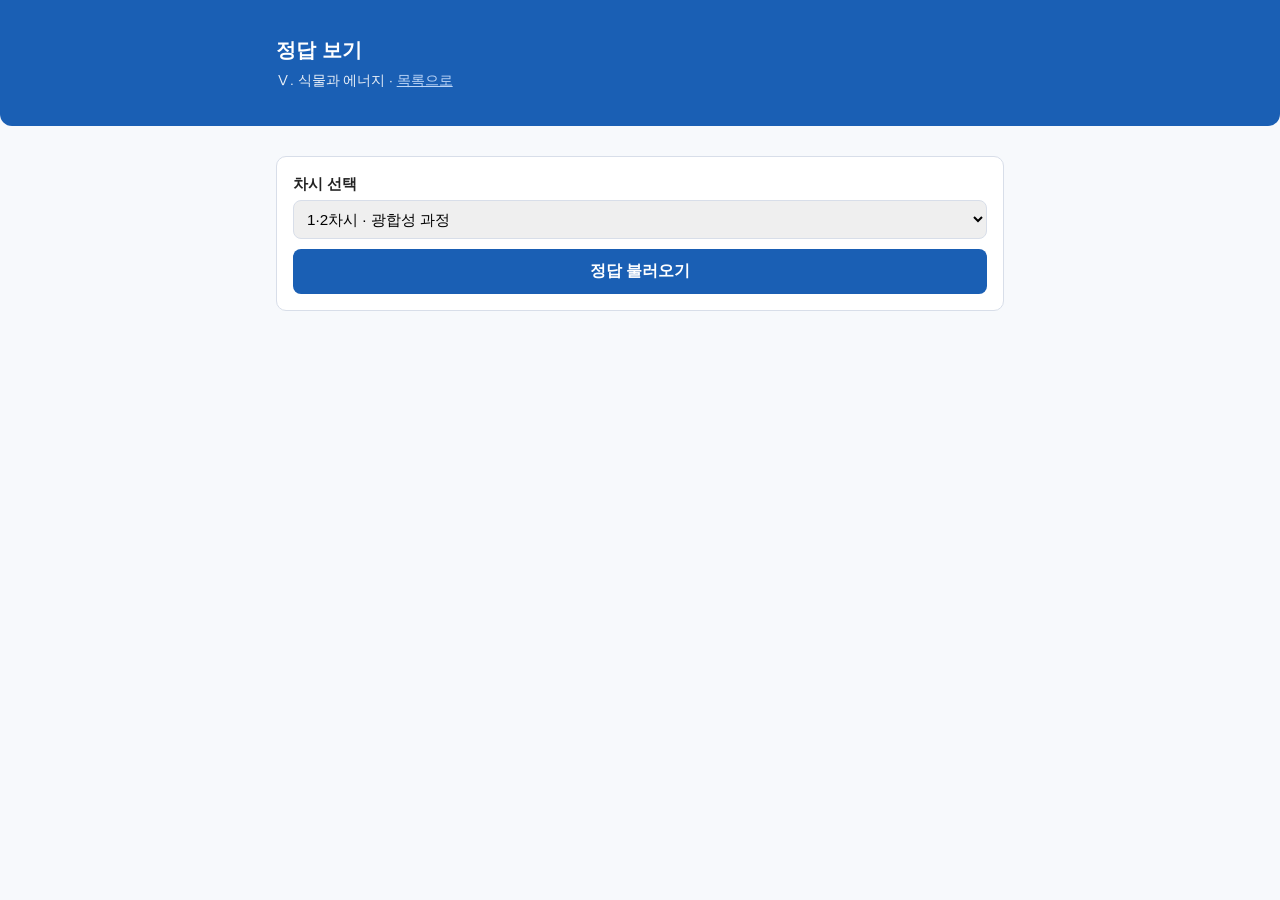
<file: gwanghap/answers.html>
<!DOCTYPE html>
<html lang="ko">
<head>
<meta charset="UTF-8">
<meta name="viewport" content="width=device-width, initial-scale=1">
<meta name="robots" content="noindex">
<title>정답 보기 · 광합성 활동지</title>
<link rel="stylesheet" href="assets/style.css">
</head>
<body>
<header><div class="wrap">
  <h1>정답 보기</h1>
  <p>Ⅴ. 식물과 에너지 · <a href="index.html" style="color:#cfe3ff">목록으로</a></p>
</div></header>
<div class="wrap">
  <div class="card">
    <label for="wsSel">차시 선택</label>
    <select id="wsSel">
      <option value="ws1">1·2차시 · 광합성 과정</option>
      <option value="ws2">3·4차시 · 광합성이 잘 일어나는 조건</option>
      <option value="ws3">[호흡] 1차시 · 식물의 호흡과 광합성의 관계</option>
      <option value="ws4">[호흡] 2·3차시 · 광합성산물의 저장과 이용</option>
    </select>
    <div style="height:10px"></div>
    <button id="loadBtn">정답 불러오기</button>
  </div>
  <div id="ansBox"></div>
</div>
<script src="assets/config.js"></script>
<script src="assets/questions.js"></script>
<script>
document.getElementById("loadBtn").addEventListener("click", async () => {
  const ws = document.getElementById("wsSel").value;
  const box = document.getElementById("ansBox");
  box.innerHTML = '<div class="card"><p>불러오는 중...</p></div>';
  try {
    const r = await fetch(SCRIPT_URL + "?action=answers&ws=" + ws);
    const d = await r.json();
    if (!d.open) {
      box.innerHTML = '<div class="card"><h2>아직 공개 전입니다</h2><p class="note">이 차시의 정답은 수업이 끝난 뒤 선생님이 공개하면 볼 수 있습니다.</p></div>';
      return;
    }
    const quiz = QUIZZES[ws];
    let html = '<div class="card"><h2>' + quiz.title + ' 정답·해설</h2>';
    d.answers.forEach((a, i) => {
      html += '<div class="q"><div class="qtext">' + (i + 1) + '. ' + escq(quiz.items[i].q) + '</div>'
            + '<div><span class="mark-ok">정답:</span> ' + escq(a.answer) + '</div>'
            + (a.note ? '<div class="note">' + escq(a.note) + '</div>' : '') + '</div>';
    });
    box.innerHTML = html + '</div>';
  } catch (e) {
    box.innerHTML = '<div class="card"><p class="note">서버에 연결할 수 없습니다. 잠시 후 다시 시도하세요.</p></div>';
  }
  function escq(s){const d=document.createElement("div");d.textContent=s;return d.innerHTML;}
});
</script>
</body>
</html>
</file>
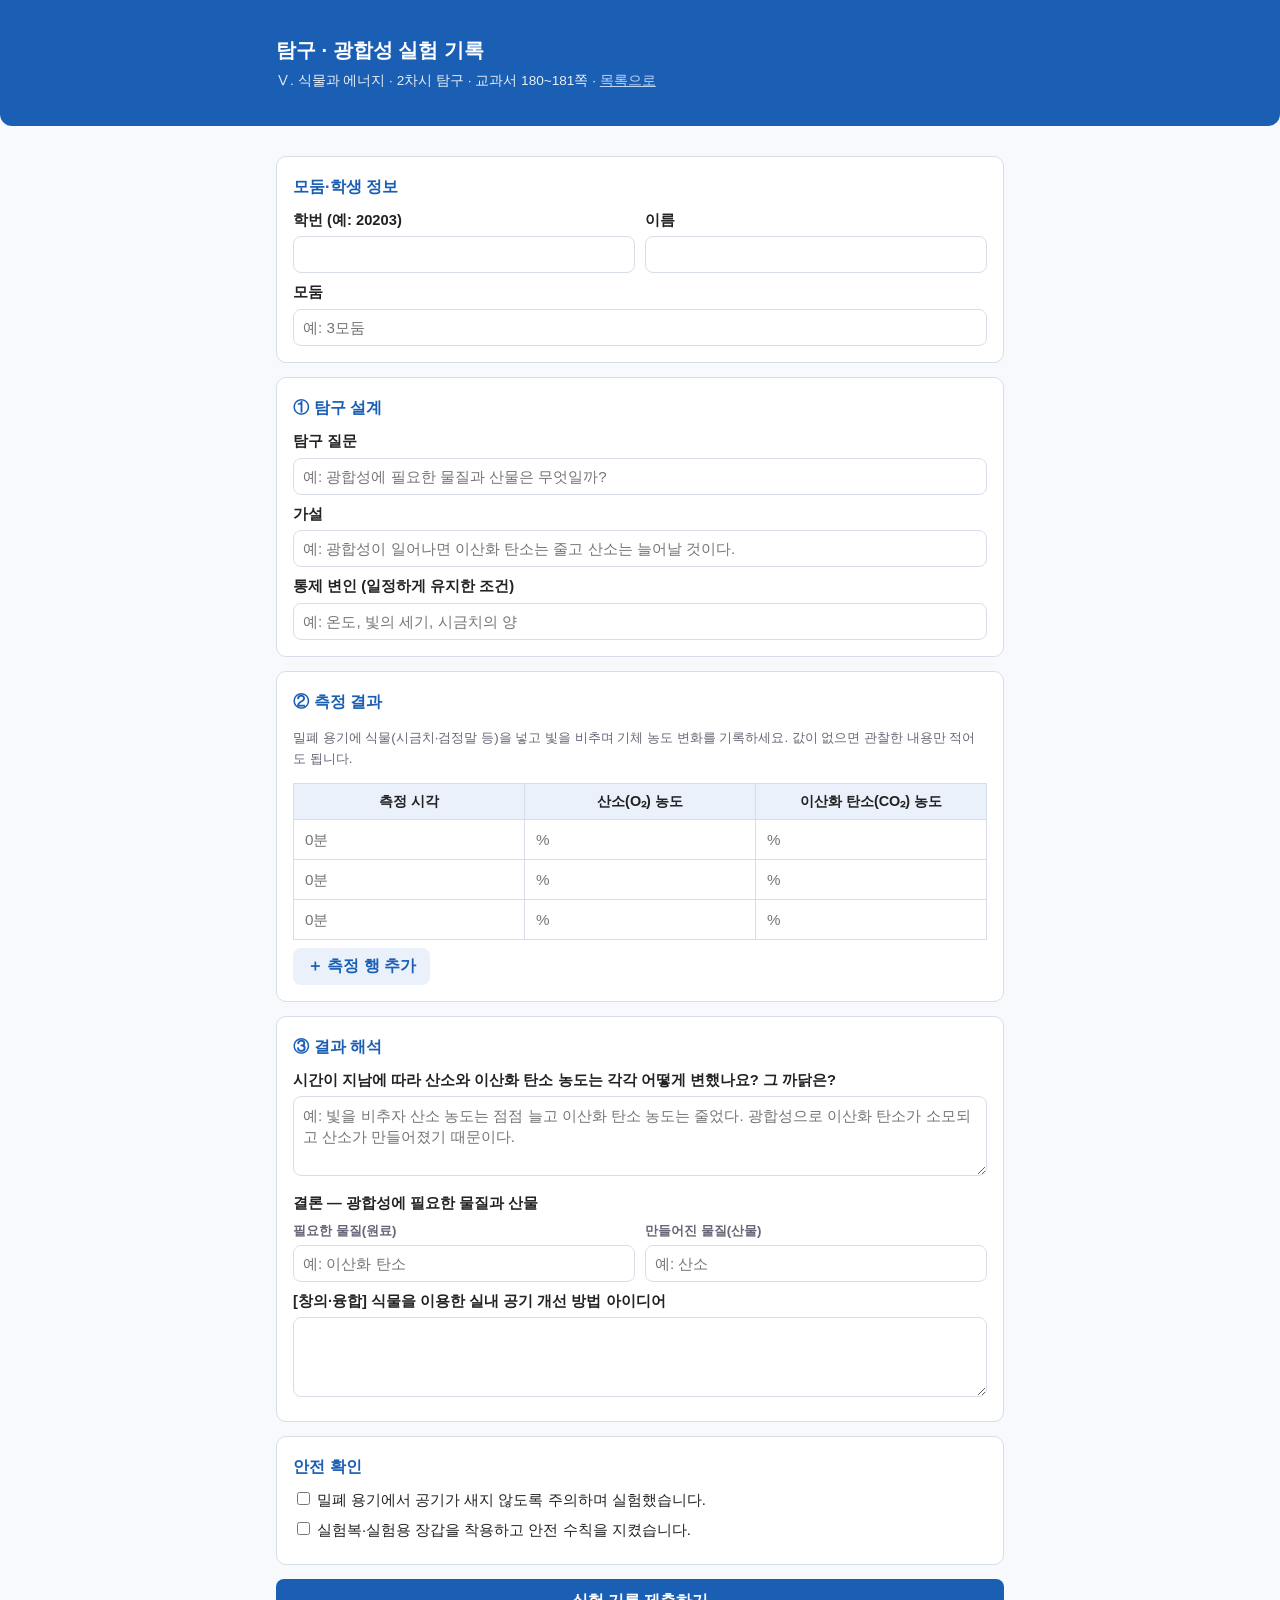
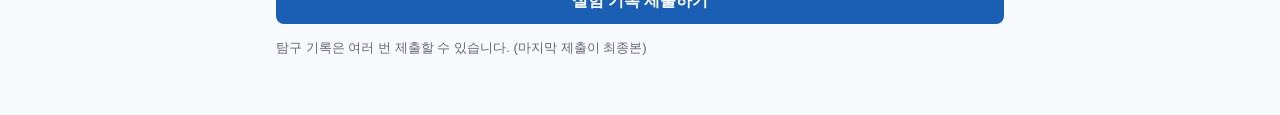
<file: gwanghap/record.html>
<!DOCTYPE html>
<html lang="ko">
<head>
<meta charset="UTF-8">
<meta name="viewport" content="width=device-width, initial-scale=1">
<meta name="robots" content="noindex">
<title>광합성 실험 기록 · 광합성</title>
<link rel="stylesheet" href="assets/style.css">
<style>.chk{display:block;margin:6px 0;font-weight:500}</style>
</head>
<body>
<header><div class="wrap">
  <h1>탐구 · 광합성 실험 기록</h1>
  <p>Ⅴ. 식물과 에너지 · 2차시 탐구 · 교과서 180~181쪽 · <a href="index.html" style="color:#cfe3ff">목록으로</a></p>
</div></header>
<div class="wrap">
  <div class="card">
    <h2>모둠·학생 정보</h2>
    <div class="row">
      <div><label for="sid">학번 (예: 20203)</label><input type="text" id="sid" inputmode="numeric"></div>
      <div><label for="sname">이름</label><input type="text" id="sname"></div>
    </div>
    <label for="group" style="margin-top:8px">모둠</label>
    <input type="text" id="group" placeholder="예: 3모둠">
  </div>

  <div class="card">
    <h2>① 탐구 설계</h2>
    <label for="question">탐구 질문</label>
    <input type="text" id="question" placeholder="예: 광합성에 필요한 물질과 산물은 무엇일까?">
    <label for="hypo" style="margin-top:8px">가설</label>
    <input type="text" id="hypo" placeholder="예: 광합성이 일어나면 이산화 탄소는 줄고 산소는 늘어날 것이다.">
    <label for="const" style="margin-top:8px">통제 변인 (일정하게 유지한 조건)</label>
    <input type="text" id="const" placeholder="예: 온도, 빛의 세기, 시금치의 양">
  </div>

  <div class="card">
    <h2>② 측정 결과</h2>
    <p class="note">밀폐 용기에 식물(시금치·검정말 등)을 넣고 빛을 비추며 기체 농도 변화를 기록하세요. 값이 없으면 관찰한 내용만 적어도 됩니다.</p>
    <table style="width:100%;border-collapse:collapse;font-size:.9rem" id="tbl">
      <tr style="background:#eaf1fb"><th style="border:1px solid #d8dee9;padding:6px">측정 시각</th><th style="border:1px solid #d8dee9;padding:6px">산소(O₂) 농도</th><th style="border:1px solid #d8dee9;padding:6px">이산화 탄소(CO₂) 농도</th></tr>
    </table>
    <div style="height:8px"></div>
    <button type="button" id="addRow" style="width:auto;padding:8px 14px;background:#eaf1fb;color:var(--main)">＋ 측정 행 추가</button>
  </div>

  <div class="card">
    <h2>③ 결과 해석</h2>
    <label for="analysis">시간이 지남에 따라 산소와 이산화 탄소 농도는 각각 어떻게 변했나요? 그 까닭은?</label>
    <textarea id="analysis" placeholder="예: 빛을 비추자 산소 농도는 점점 늘고 이산화 탄소 농도는 줄었다. 광합성으로 이산화 탄소가 소모되고 산소가 만들어졌기 때문이다."></textarea>
    <label for="conclusion" style="margin-top:8px">결론 — 광합성에 필요한 물질과 산물</label>
    <div class="row">
      <div><label class="note">필요한 물질(원료)</label><input type="text" id="need" placeholder="예: 이산화 탄소"></div>
      <div><label class="note">만들어진 물질(산물)</label><input type="text" id="prod" placeholder="예: 산소"></div>
    </div>
    <label for="apply" style="margin-top:8px">[창의·융합] 식물을 이용한 실내 공기 개선 방법 아이디어</label>
    <textarea id="apply"></textarea>
  </div>

  <div class="card">
    <h2>안전 확인</h2>
    <label class="chk"><input type="checkbox" id="safe1"> 밀폐 용기에서 공기가 새지 않도록 주의하며 실험했습니다.</label>
    <label class="chk"><input type="checkbox" id="safe2"> 실험복·실험용 장갑을 착용하고 안전 수칙을 지켰습니다.</label>
  </div>

  <button id="submitBtn">실험 기록 제출하기</button>
  <div id="resultBox" class="result"></div>
  <p class="note" style="margin-bottom:40px">탐구 기록은 여러 번 제출할 수 있습니다. (마지막 제출이 최종본)</p>
</div>
<script src="assets/config.js"></script>
<script>
const tbl = document.getElementById("tbl");
function addRow() {
  const tr = document.createElement("tr");
  tr.innerHTML = '<td style="border:1px solid #d8dee9;padding:2px"><input type="text" style="border:none" placeholder="0분"></td>'
    + '<td style="border:1px solid #d8dee9;padding:2px"><input type="text" style="border:none" placeholder="%"></td>'
    + '<td style="border:1px solid #d8dee9;padding:2px"><input type="text" style="border:none" placeholder="%"></td>';
  tbl.appendChild(tr);
}
addRow(); addRow(); addRow();
document.getElementById("addRow").addEventListener("click", addRow);

document.getElementById("submitBtn").addEventListener("click", async () => {
  const g = id => document.getElementById(id);
  const resBox = g("resultBox");
  const err = m => { resBox.className = "result err"; resBox.textContent = m; };
  const sid = g("sid").value.trim(), name = g("sname").value.trim();
  if (!/^\d{4,5}$/.test(sid)) return err("학번을 정확히 입력하세요.");
  if (name.length < 2) return err("이름을 입력하세요.");
  if (!g("safe1").checked || !g("safe2").checked) return err("안전 확인 항목 두 가지에 모두 체크해야 제출할 수 있습니다.");
  const rows = [];
  tbl.querySelectorAll("tr").forEach((tr, i) => {
    if (i === 0) return;
    const c = tr.querySelectorAll("input");
    if (c[0].value.trim() || c[1].value.trim() || c[2].value.trim())
      rows.push({ 시각: c[0].value.trim(), O2: c[1].value.trim(), CO2: c[2].value.trim() });
  });
  const btn = g("submitBtn"); btn.disabled = true; btn.textContent = "제출 중...";
  try {
    const r = await fetch(SCRIPT_URL, { method: "POST", headers: {"Content-Type":"text/plain;charset=utf-8"},
      body: JSON.stringify({ action: "record", sid, name, group: g("group").value.trim(),
        question: g("question").value.trim(), hypo: g("hypo").value.trim(), control: g("const").value.trim(),
        rows, analysis: g("analysis").value.trim(), need: g("need").value.trim(), prod: g("prod").value.trim(),
        apply: g("apply").value.trim() }) });
    const d = await r.json();
    if (d.ok) { resBox.className = "result ok"; resBox.innerHTML = "<b>제출 완료!</b> 실험 기록이 저장되었습니다. 수정하려면 고친 뒤 다시 제출하세요."; }
    else err(d.message || "제출 실패. 다시 시도하세요.");
  } catch (e) { err("서버에 연결할 수 없습니다. 와이파이를 확인하세요."); }
  btn.disabled = false; btn.textContent = "실험 기록 제출하기";
});
</script>
</body>
</html>
</file>
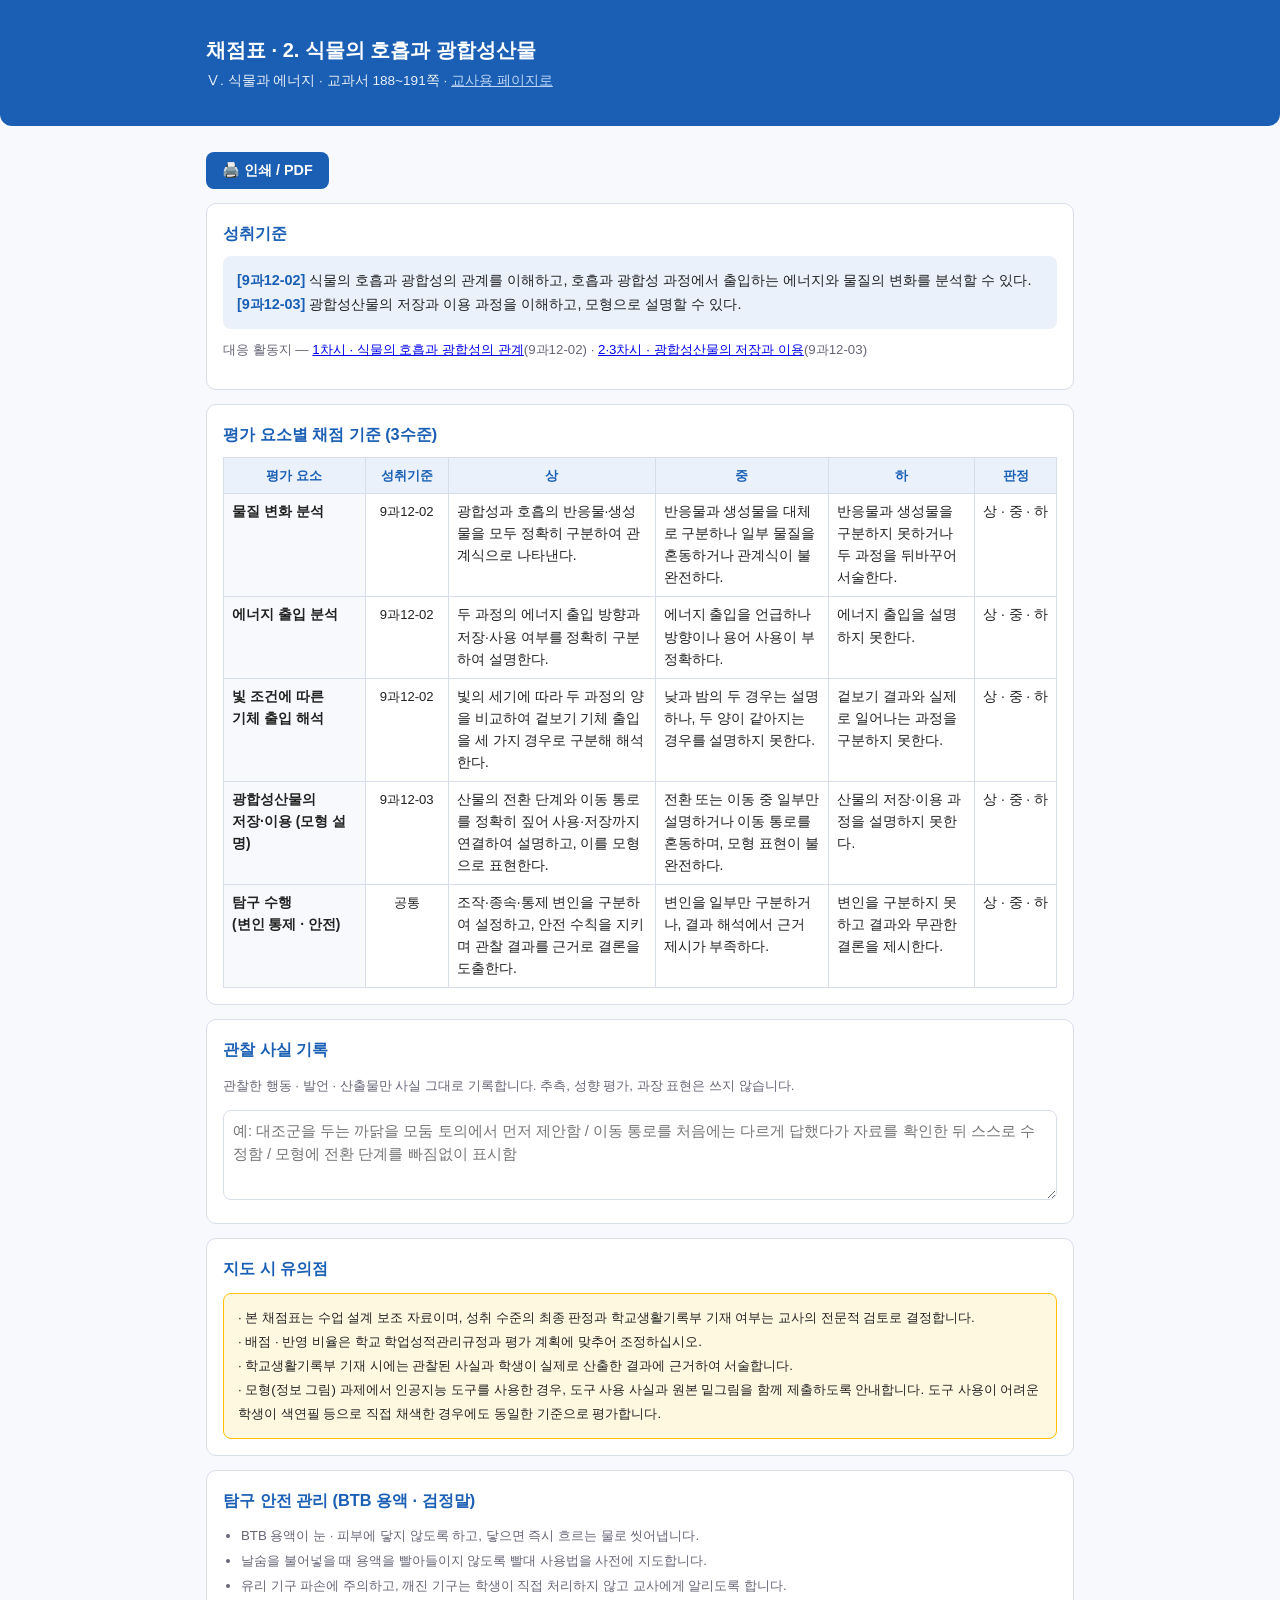
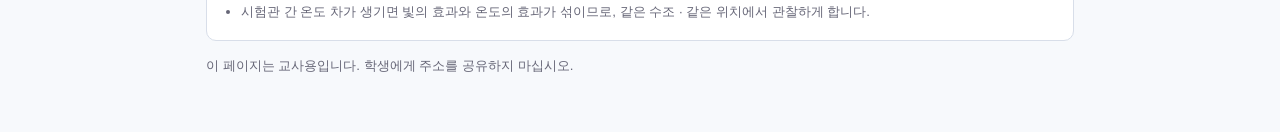
<file: gwanghap/rubric.html>
<!DOCTYPE html>
<html lang="ko">
<head>
<meta charset="UTF-8">
<meta name="viewport" content="width=device-width, initial-scale=1">
<meta name="robots" content="noindex">
<title>채점표 · 식물의 호흡과 광합성산물</title>
<link rel="stylesheet" href="assets/style.css">
<style>
  .wrap{max-width:900px}
  table.rb{width:100%;border-collapse:collapse;font-size:.86rem}
  table.rb th,table.rb td{border:1px solid var(--line);padding:7px 8px;vertical-align:top}
  table.rb th{background:#eaf1fb;color:var(--main);font-size:.82rem}
  table.rb td.el{background:#f7f9fc;font-weight:700;width:17%}
  table.rb td.std{width:10%;text-align:center;white-space:nowrap;font-size:.82rem}
  table.rb td.mk{width:9%;text-align:center;white-space:nowrap}
  .std-box{background:#eaf1fb;border-radius:8px;padding:12px 14px;font-size:.9rem;line-height:1.7}
  .std-box b{color:var(--main)}
  .obs{width:100%;min-height:90px;border:1px solid var(--line);border-radius:8px;padding:9px;font-family:inherit;font-size:.92rem;line-height:1.6;resize:vertical}
  .warn{background:#fff8e1;border:1px solid #ffc107;border-radius:8px;padding:12px 14px;font-size:.83rem;line-height:1.8;margin-top:12px}
  .toolbar{display:flex;gap:8px;margin:10px 0}
  .toolbar button{width:auto;padding:9px 16px;font-size:.9rem}
  @media print{
    header,.toolbar,.no-print{display:none!important}
    body{background:#fff}
    .card{border:none;padding:0;margin:10px 0}
    table.rb tr,.card{break-inside:avoid;page-break-inside:avoid}
    .obs{border-color:#999}
  }
</style>
</head>
<body>
<header><div class="wrap">
  <h1>채점표 · 2. 식물의 호흡과 광합성산물</h1>
  <p>Ⅴ. 식물과 에너지 · 교과서 188~191쪽 · <a href="teacher.html" style="color:#cfe3ff">교사용 페이지로</a></p>
</div></header>

<div class="wrap">
  <div class="toolbar no-print">
    <button onclick="window.print()">🖨️ 인쇄 / PDF</button>
  </div>

  <div class="card">
    <h2>성취기준</h2>
    <div class="std-box">
      <b>[9과12-02]</b> 식물의 호흡과 광합성의 관계를 이해하고, 호흡과 광합성 과정에서 출입하는 에너지와 물질의 변화를 분석할 수 있다.<br>
      <b>[9과12-03]</b> 광합성산물의 저장과 이용 과정을 이해하고, 모형으로 설명할 수 있다.
    </div>
    <p class="note" style="margin-top:10px">
      대응 활동지 — <a href="ws3.html">1차시 · 식물의 호흡과 광합성의 관계</a>(9과12-02) ·
      <a href="ws4.html">2·3차시 · 광합성산물의 저장과 이용</a>(9과12-03)
    </p>
  </div>

  <div class="card">
    <h2>평가 요소별 채점 기준 (3수준)</h2>
    <table class="rb">
      <tr><th>평가 요소</th><th>성취기준</th><th>상</th><th>중</th><th>하</th><th>판정</th></tr>
      <tr>
        <td class="el">물질 변화 분석</td><td class="std">9과12-02</td>
        <td>광합성과 호흡의 반응물·생성물을 모두 정확히 구분하여 관계식으로 나타낸다.</td>
        <td>반응물과 생성물을 대체로 구분하나 일부 물질을 혼동하거나 관계식이 불완전하다.</td>
        <td>반응물과 생성물을 구분하지 못하거나 두 과정을 뒤바꾸어 서술한다.</td>
        <td class="mk">상 · 중 · 하</td>
      </tr>
      <tr>
        <td class="el">에너지 출입 분석</td><td class="std">9과12-02</td>
        <td>두 과정의 에너지 출입 방향과 저장·사용 여부를 정확히 구분하여 설명한다.</td>
        <td>에너지 출입을 언급하나 방향이나 용어 사용이 부정확하다.</td>
        <td>에너지 출입을 설명하지 못한다.</td>
        <td class="mk">상 · 중 · 하</td>
      </tr>
      <tr>
        <td class="el">빛 조건에 따른<br>기체 출입 해석</td><td class="std">9과12-02</td>
        <td>빛의 세기에 따라 두 과정의 양을 비교하여 겉보기 기체 출입을 세 가지 경우로 구분해 해석한다.</td>
        <td>낮과 밤의 두 경우는 설명하나, 두 양이 같아지는 경우를 설명하지 못한다.</td>
        <td>겉보기 결과와 실제로 일어나는 과정을 구분하지 못한다.</td>
        <td class="mk">상 · 중 · 하</td>
      </tr>
      <tr>
        <td class="el">광합성산물의<br>저장·이용 (모형 설명)</td><td class="std">9과12-03</td>
        <td>산물의 전환 단계와 이동 통로를 정확히 짚어 사용·저장까지 연결하여 설명하고, 이를 모형으로 표현한다.</td>
        <td>전환 또는 이동 중 일부만 설명하거나 이동 통로를 혼동하며, 모형 표현이 불완전하다.</td>
        <td>산물의 저장·이용 과정을 설명하지 못한다.</td>
        <td class="mk">상 · 중 · 하</td>
      </tr>
      <tr>
        <td class="el">탐구 수행<br>(변인 통제 · 안전)</td><td class="std">공통</td>
        <td>조작·종속·통제 변인을 구분하여 설정하고, 안전 수칙을 지키며 관찰 결과를 근거로 결론을 도출한다.</td>
        <td>변인을 일부만 구분하거나, 결과 해석에서 근거 제시가 부족하다.</td>
        <td>변인을 구분하지 못하고 결과와 무관한 결론을 제시한다.</td>
        <td class="mk">상 · 중 · 하</td>
      </tr>
    </table>
  </div>

  <div class="card">
    <h2>관찰 사실 기록</h2>
    <p class="note">관찰한 행동 · 발언 · 산출물만 사실 그대로 기록합니다. 추측, 성향 평가, 과장 표현은 쓰지 않습니다.</p>
    <textarea class="obs" placeholder="예: 대조군을 두는 까닭을 모둠 토의에서 먼저 제안함 / 이동 통로를 처음에는 다르게 답했다가 자료를 확인한 뒤 스스로 수정함 / 모형에 전환 단계를 빠짐없이 표시함"></textarea>
  </div>

  <div class="card">
    <h2>지도 시 유의점</h2>
    <div class="warn">
      · 본 채점표는 수업 설계 보조 자료이며, 성취 수준의 최종 판정과 학교생활기록부 기재 여부는 교사의 전문적 검토로 결정합니다.<br>
      · 배점 · 반영 비율은 학교 학업성적관리규정과 평가 계획에 맞추어 조정하십시오.<br>
      · 학교생활기록부 기재 시에는 관찰된 사실과 학생이 실제로 산출한 결과에 근거하여 서술합니다.<br>
      · 모형(정보 그림) 과제에서 인공지능 도구를 사용한 경우, 도구 사용 사실과 원본 밑그림을 함께 제출하도록 안내합니다. 도구 사용이 어려운 학생이 색연필 등으로 직접 채색한 경우에도 동일한 기준으로 평가합니다.
    </div>
  </div>

  <div class="card no-print">
    <h2>탐구 안전 관리 (BTB 용액 · 검정말)</h2>
    <ul class="note" style="margin:0;padding-left:18px;line-height:1.9">
      <li>BTB 용액이 눈 · 피부에 닿지 않도록 하고, 닿으면 즉시 흐르는 물로 씻어냅니다.</li>
      <li>날숨을 불어넣을 때 용액을 빨아들이지 않도록 빨대 사용법을 사전에 지도합니다.</li>
      <li>유리 기구 파손에 주의하고, 깨진 기구는 학생이 직접 처리하지 않고 교사에게 알리도록 합니다.</li>
      <li>시험관 간 온도 차가 생기면 빛의 효과와 온도의 효과가 섞이므로, 같은 수조 · 같은 위치에서 관찰하게 합니다.</li>
    </ul>
  </div>

  <p class="note" style="margin-bottom:40px">이 페이지는 교사용입니다. 학생에게 주소를 공유하지 마십시오.</p>
</div>
</body>
</html>
</file>
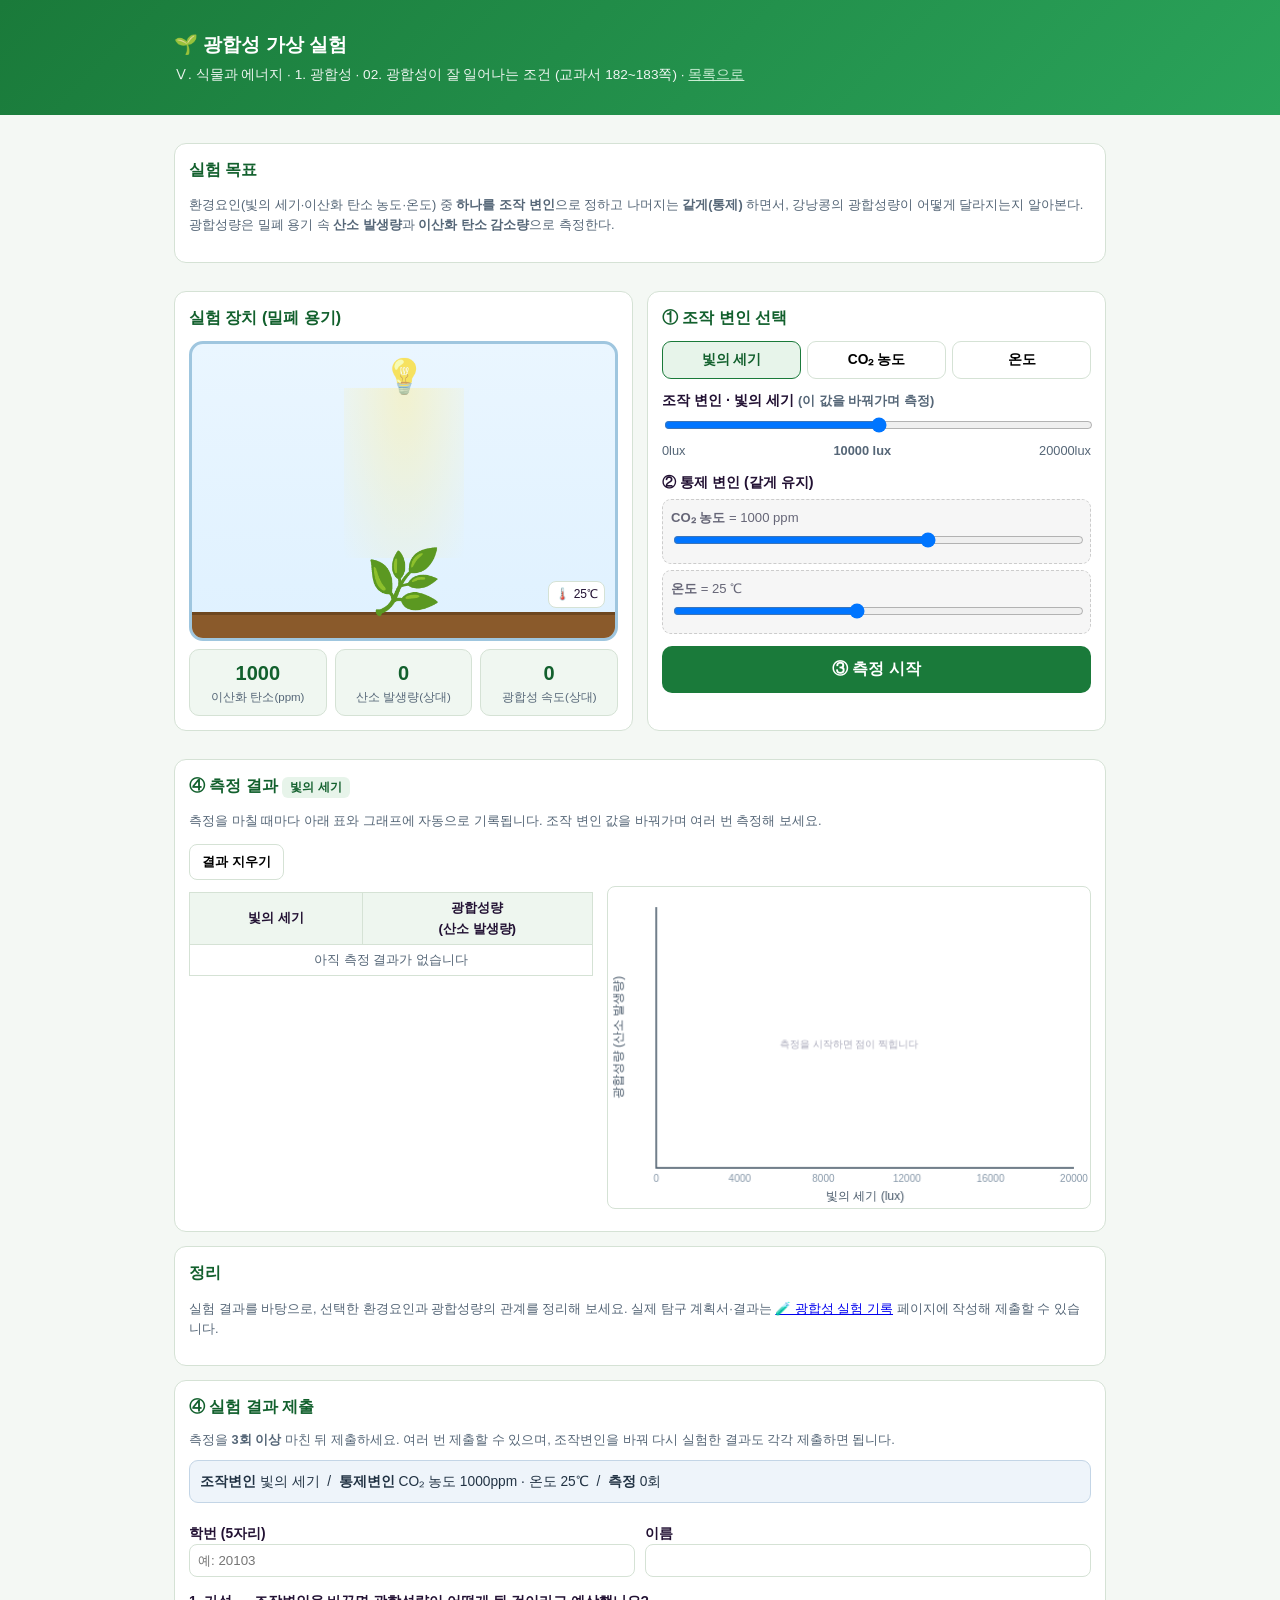
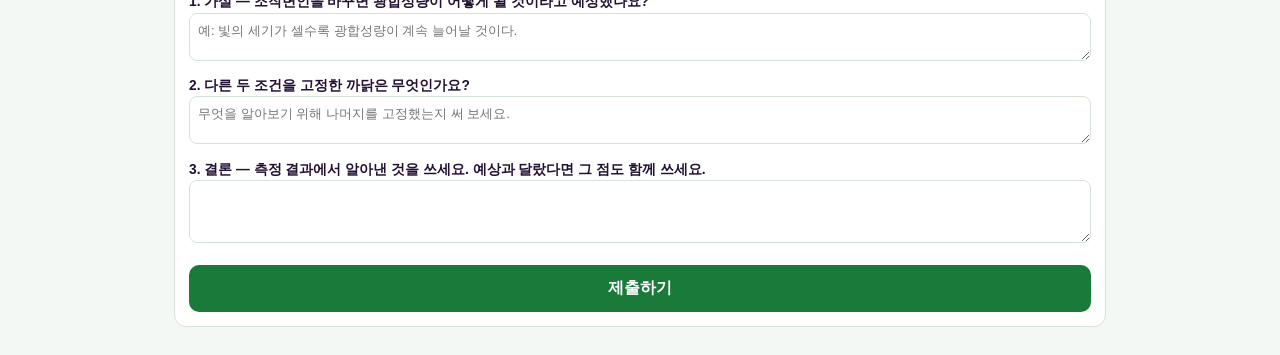
<file: gwanghap/sim.html>
<!DOCTYPE html>
<html lang="ko">
<head>
<meta charset="UTF-8">
<meta name="viewport" content="width=device-width, initial-scale=1">
<meta name="robots" content="noindex">
<title>광합성 가상 실험 · 환경요인과 광합성</title>
<style>
:root{--main:#1a7a3a;--main2:#12602d;--bg:#f4f8f4;--card:#fff;--line:#d5e2d5;--warn:#c46a10;--no:#c62828}
*{box-sizing:border-box}
body{font-family:'Noto Sans KR','Malgun Gothic',sans-serif;background:var(--bg);margin:0;color:#213;line-height:1.55}
.wrap{max-width:960px;margin:0 auto;padding:14px}
header{background:linear-gradient(135deg,#1a7a3a,#2aa35a);color:#fff;padding:16px}
header h1{margin:0;font-size:1.2rem}
header p{margin:4px 0 0;font-size:.85rem;opacity:.92}
header a{color:#d7f5df}
.grid{display:grid;grid-template-columns:1fr 1fr;gap:14px}
@media(max-width:760px){.grid{grid-template-columns:1fr}}
.card{background:var(--card);border:1px solid var(--line);border-radius:12px;padding:14px;margin:14px 0}
.card h2{font-size:1rem;margin:0 0 10px;color:var(--main2)}
.jar{position:relative;height:300px;background:linear-gradient(#eaf6ff,#dff1ff);border:3px solid #9fc6df;border-radius:14px;overflow:hidden}
.lamp{position:absolute;top:6px;left:50%;transform:translateX(-50%);font-size:34px;transition:opacity .3s;text-align:center}
.beam{position:absolute;top:44px;left:50%;transform:translateX(-50%);width:120px;height:170px;background:radial-gradient(ellipse at top,rgba(255,236,140,.85),rgba(255,236,140,0));pointer-events:none}
.plant{position:absolute;bottom:8px;left:50%;transform:translateX(-50%);font-size:62px}
.soil{position:absolute;bottom:0;left:0;right:0;height:26px;background:#8a5a2b;border-top:3px solid #6d4720}
.therm{position:absolute;bottom:30px;right:10px;font-size:12px;background:#fff;border:1px solid var(--line);border-radius:8px;padding:3px 6px}
.bubble{position:absolute;bottom:34px;width:9px;height:9px;border-radius:50%;background:rgba(255,255,255,.9);border:1px solid #bcd;opacity:0}
.readout{display:flex;gap:8px;margin-top:8px}
.stat{flex:1;background:#f0f7f1;border:1px solid var(--line);border-radius:10px;padding:8px;text-align:center}
.stat .v{font-size:1.25rem;font-weight:800;color:var(--main2)}
.stat .l{font-size:.72rem;color:#567}
label{display:block;font-weight:600;font-size:.9rem;margin:10px 0 4px}
.seg{display:flex;gap:6px;flex-wrap:wrap}
.seg button{flex:1;min-width:90px;padding:9px;border:1.5px solid var(--line);border-radius:9px;background:#fff;font-weight:700;cursor:pointer;font-size:.86rem}
.seg button.on{background:#e7f4ea;border-color:var(--main);color:var(--main2)}
input[type=range]{width:100%}
.rowval{display:flex;justify-content:space-between;font-size:.8rem;color:#567}
.ctrl-locked{background:#f6f6f6;border:1px dashed #ccc;border-radius:9px;padding:8px;font-size:.82rem;color:#667;margin-top:6px}
button.run{width:100%;padding:13px;border:none;border-radius:10px;background:var(--main);color:#fff;font-size:1rem;font-weight:800;cursor:pointer;margin-top:12px}
button.run:disabled{background:#9ab8a2}
button.ghost{width:auto;padding:8px 12px;border:1px solid var(--line);background:#fff;border-radius:8px;font-weight:700;cursor:pointer;font-size:.82rem}
table{width:100%;border-collapse:collapse;font-size:.84rem;margin-top:6px}
th,td{border:1px solid var(--line);padding:5px;text-align:center}
th{background:#eef6ef}
.msg{padding:10px;border-radius:9px;margin-top:10px;font-size:.86rem;display:none}
.msg.show{display:block}
.msg.warn{background:#fff5e6;border:1px solid var(--warn);color:#7a4a06}
.msg.ok{background:#e8f5e9;border:1px solid var(--main);color:var(--main2)}
.note{font-size:.8rem;color:#567}
canvas{width:100%;height:auto;background:#fff;border:1px solid var(--line);border-radius:8px}
.pill{display:inline-block;background:#e7f4ea;color:var(--main2);border-radius:6px;padding:1px 8px;font-size:.78rem;font-weight:700}
</style>
</head>
<body>
<header><div class="wrap">
  <h1>🌱 광합성 가상 실험</h1>
  <p>Ⅴ. 식물과 에너지 · 1. 광합성 · 02. 광합성이 잘 일어나는 조건 (교과서 182~183쪽) · <a href="index.html">목록으로</a></p>
</div></header>

<div class="wrap">
  <div class="card">
    <h2>실험 목표</h2>
    <p class="note">환경요인(빛의 세기·이산화 탄소 농도·온도) 중 <b>하나를 조작 변인</b>으로 정하고 나머지는 <b>같게(통제)</b> 하면서, 강낭콩의 광합성량이 어떻게 달라지는지 알아본다. 광합성량은 밀폐 용기 속 <b>산소 발생량</b>과 <b>이산화 탄소 감소량</b>으로 측정한다.</p>
  </div>

  <div class="grid">
    <!-- 실험 장치 -->
    <div class="card">
      <h2>실험 장치 (밀폐 용기)</h2>
      <div class="jar" id="jar">
        <div class="lamp" id="lamp">💡</div>
        <div class="beam" id="beam"></div>
        <div class="soil"></div>
        <div class="plant" id="plant">🌿</div>
        <div class="therm" id="therm">🌡️ 25℃</div>
      </div>
      <div class="readout">
        <div class="stat"><div class="v" id="co2v">1000</div><div class="l">이산화 탄소(ppm)</div></div>
        <div class="stat"><div class="v" id="o2v">0</div><div class="l">산소 발생량(상대)</div></div>
        <div class="stat"><div class="v" id="ratev">0</div><div class="l">광합성 속도(상대)</div></div>
      </div>
    </div>

    <!-- 조작 패널 -->
    <div class="card">
      <h2>① 조작 변인 선택</h2>
      <div class="seg" id="ivSeg">
        <button data-iv="light" class="on">빛의 세기</button>
        <button data-iv="co2">CO₂ 농도</button>
        <button data-iv="temp">온도</button>
      </div>

      <div id="ivControl"></div>

      <label>② 통제 변인 (같게 유지)</label>
      <div id="controls"></div>

      <button class="run" id="runBtn">③ 측정 시작</button>
      <div class="msg" id="msg"></div>
    </div>
  </div>

  <div class="card">
    <h2>④ 측정 결과 <span class="pill" id="ivLabel">빛의 세기</span></h2>
    <p class="note">측정을 마칠 때마다 아래 표와 그래프에 자동으로 기록됩니다. 조작 변인 값을 바꿔가며 여러 번 측정해 보세요.</p>
    <div style="display:flex;gap:8px;margin-bottom:6px">
      <button class="ghost" id="clearBtn">결과 지우기</button>
    </div>
    <div class="grid" style="grid-template-columns:1fr 1.2fr">
      <div><table id="resTbl"><thead><tr><th id="ivColHead">빛의 세기</th><th>광합성량<br>(산소 발생량)</th></tr></thead><tbody></tbody></table></div>
      <div><canvas id="chart" width="480" height="320"></canvas></div>
    </div>
    <div class="msg" id="insight"></div>
  </div>

  <div class="card">
    <h2>정리</h2>
    <p class="note">실험 결과를 바탕으로, 선택한 환경요인과 광합성량의 관계를 정리해 보세요. 실제 탐구 계획서·결과는 <a href="record.html">🧪 광합성 실험 기록</a> 페이지에 작성해 제출할 수 있습니다.</p>
  </div>
</div>

<script>
// ── 광합성 모형 (상대값) ──
// 광합성 총속도 = Pmax·f_L(빛)·f_C(CO2)·f_T(온도),  순속도 = 총속도 − 호흡
function fL(lux){ return lux/(lux+6000); }              // 빛: 증가 후 포화
function fC(ppm){ return ppm/(ppm+400); }               // CO2: 증가 후 포화
function fT(t){                                          // 온도: 최적(30℃) 후 급감
  const opt=30, s=(t<=opt)?15:8;
  return Math.exp(-Math.pow((t-opt)/s,2));
}
function respiration(t){ return 0.06*Math.pow(2,(t-25)/10); } // 호흡: 온도 따라 증가
function grossRate(light,co2,temp){ return 1.0*fL(light)*fC(co2)*fT(temp); }
function netO2Rate(light,co2,temp){ return grossRate(light,co2,temp) - respiration(temp); }

// ── 변인 정의 ──
const VARS = {
  light: {name:'빛의 세기', unit:'lux', min:0, max:20000, step:2000, def:10000, ctrlDef:10000},
  co2:   {name:'CO₂ 농도', unit:'ppm', min:0, max:1600, step:200, def:1000, ctrlDef:1000},
  temp:  {name:'온도', unit:'℃', min:5, max:50, step:5, def:30, ctrlDef:25},
};
let iv = 'light';
let ctrl = { light:VARS.light.ctrlDef, co2:VARS.co2.ctrlDef, temp:VARS.temp.ctrlDef };
let ivValue = VARS.light.def;
let ctrlLockKeys = null;   // 첫 측정 이후 통제변인 값 고정 감시
let results = [];          // {x, y}
let running = false;

const $ = id => document.getElementById(id);

// ── 조작 변인 선택 ──
$('ivSeg').addEventListener('click', e=>{
  const b = e.target.closest('button'); if(!b||running) return;
  iv = b.dataset.iv;
  [...$('ivSeg').children].forEach(x=>x.classList.toggle('on', x===b));
  ivValue = VARS[iv].def;
  results = []; ctrlLockKeys = null;
  renderIvControl(); renderControls(); renderResults(); drawChart();
  $('ivLabel').textContent = VARS[iv].name;
  $('ivColHead').textContent = VARS[iv].name + ' ('+VARS[iv].unit+')';
  $('insight').className='msg';
  showMsg('', '');
});

function renderIvControl(){
  const v = VARS[iv];
  $('ivControl').innerHTML =
    `<label>조작 변인 · ${v.name} <span class="note">(이 값을 바꿔가며 측정)</span></label>
     <input type="range" id="ivRange" min="${v.min}" max="${v.max}" step="${v.step}" value="${ivValue}">
     <div class="rowval"><span>${v.min}${v.unit}</span><b id="ivNow">${ivValue} ${v.unit}</b><span>${v.max}${v.unit}</span></div>`;
  $('ivRange').addEventListener('input', e=>{ ivValue=+e.target.value; $('ivNow').textContent=ivValue+' '+v.unit; updateApparatus(); });
}

function renderControls(){
  const keys = Object.keys(VARS).filter(k=>k!==iv);
  $('controls').innerHTML = keys.map(k=>{
    const v=VARS[k];
    return `<div class="ctrl-locked"><b>${v.name}</b> = <span id="ctrlv_${k}">${ctrl[k]}</span> ${v.unit}
      <input type="range" data-k="${k}" min="${v.min}" max="${v.max}" step="${v.step}" value="${ctrl[k]}" style="margin-top:4px">
      </div>`;
  }).join('');
  $('controls').querySelectorAll('input').forEach(inp=>{
    inp.addEventListener('input', e=>{
      const k=e.target.dataset.k; ctrl[k]=+e.target.value; $('ctrlv_'+k).textContent=ctrl[k];
      if(ctrlLockKeys){ // 이미 측정 시작 후 통제변인을 바꾸면 경고
        showMsg('warn','⚠️ 통제 변인('+VARS[k].name+')을 바꾸면 변인 통제가 깨져 실험 결과를 비교할 수 없습니다. 통제 변인은 같게 유지하세요. (기존 결과를 지우고 다시 시작하는 것을 권장)');
      }
      updateApparatus();
    });
  });
}

function curVals(){
  const o = {light:ctrl.light, co2:ctrl.co2, temp:ctrl.temp};
  o[iv] = ivValue; return o;
}

function updateApparatus(){
  const {light,co2,temp} = curVals();
  $('lamp').style.opacity = 0.25 + 0.75*(light/20000);
  $('beam').style.opacity = light/20000;
  $('therm').textContent = '🌡️ '+temp+'℃';
  $('plant').textContent = temp>=42 ? '🥀' : (fT(temp)<0.35 ? '🌱':'🌿');
}

// ── 측정 실행 ──
$('runBtn').addEventListener('click', ()=>{
  if(running) return;
  const {light,co2,temp} = curVals();
  // 첫 측정에서 통제변인 기준값 저장
  if(!ctrlLockKeys) ctrlLockKeys = {...ctrl};
  running = true; $('runBtn').disabled = true; $('runBtn').textContent='측정 중…';
  showMsg('','');

  const startCO2 = (iv==='co2') ? ivValue : 1000;
  let co2now = startCO2, o2acc = 0, t = 0;
  const dur = 90;                        // 90 프레임 ≈ 측정 시간
  const rate = netO2Rate(light,co2,temp);
  spawnBubbles(Math.max(0,rate));
  $('ratev').textContent = (rate*100).toFixed(0);

  const timer = setInterval(()=>{
    t++;
    // CO2는 광합성으로 감소(순속도 양수), 호흡 우세면 증가
    co2now = Math.max(0, co2now - rate*22);
    o2acc += rate*22;
    $('co2v').textContent = Math.round(co2now);
    $('o2v').textContent = Math.round(Math.max(0,o2acc));
    if(t>=dur){
      clearInterval(timer); running=false;
      $('runBtn').disabled=false; $('runBtn').textContent='③ 측정 시작';
      const y = Math.round(Math.max(0,o2acc));
      results.push({x: ivValue, y});
      results.sort((a,b)=>a.x-b.x);
      renderResults(); drawChart(); giveInsight();
    }
  }, 22);
});

function spawnBubbles(rate){
  const jar=$('jar'); const n=Math.round(rate*14);
  for(let i=0;i<n;i++){
    const b=document.createElement('div'); b.className='bubble';
    b.style.left=(38+Math.random()*44)+'%';
    jar.appendChild(b);
    const delay=Math.random()*1500;
    setTimeout(()=>{ animateBubble(b); }, delay);
  }
}
function animateBubble(b){
  let y=0; const id=setInterval(()=>{
    y+=3; b.style.bottom=(34+y)+'px'; b.style.opacity=Math.max(0,1-y/220);
    if(y>210){ clearInterval(id); b.remove(); }
  },40);
}

function renderResults(){
  const tb=$('resTbl').querySelector('tbody');
  tb.innerHTML = results.map(r=>`<tr><td>${r.x} ${VARS[iv].unit}</td><td>${r.y}</td></tr>`).join('')
    || '<tr><td colspan="2" class="note">아직 측정 결과가 없습니다</td></tr>';
}

function giveInsight(){
  if(results.length<3) return;
  let txt='';
  if(iv==='light') txt='빛의 세기가 셀수록 광합성량이 늘지만, 어느 세기 이상에서는 더 늘지 않고 <b>일정</b>해집니다. 이때는 빛이 아닌 다른 요인(CO₂ 농도·온도)이 광합성량을 제한합니다.';
  else if(iv==='co2') txt='이산화 탄소 농도가 높을수록 광합성량이 늘지만, 어느 농도 이상에서는 <b>일정</b>해집니다.';
  else txt='온도가 높아질수록 광합성량이 늘다가 <b>최적 온도(약 30℃)</b>를 넘으면 급격히 줄어듭니다. 광합성에 관여하는 <b>효소가 변성</b>되기 때문입니다.';
  $('insight').className='msg ok show'; $('insight').innerHTML='📈 '+txt;
}

function showMsg(type,html){
  const m=$('msg'); if(!html){m.className='msg';m.innerHTML='';return;}
  m.className='msg show '+type; m.innerHTML=html;
}

// ── 그래프 ──
function drawChart(){
  const c=$('chart'), x=c.getContext('2d'), W=c.width, H=c.height;
  x.clearRect(0,0,W,H);
  const padL=48,padB=40,padT=20,padR=16;
  const v=VARS[iv];
  const xmin=v.min, xmax=v.max;
  const ymax=Math.max(60, ...results.map(r=>r.y))*1.15;
  // 축
  x.strokeStyle='#456'; x.lineWidth=1.5; x.beginPath();
  x.moveTo(padL,padT); x.lineTo(padL,H-padB); x.lineTo(W-padR,H-padB); x.stroke();
  x.fillStyle='#456'; x.font='12px sans-serif'; x.textAlign='center';
  x.fillText(v.name+' ('+v.unit+')', (padL+W-padR)/2, H-8);
  x.save(); x.translate(14,(padT+H-padB)/2); x.rotate(-Math.PI/2);
  x.fillText('광합성량 (산소 발생량)',0,0); x.restore();
  const px=vx=>padL+(vx-xmin)/(xmax-xmin)*(W-padL-padR);
  const py=vy=>H-padB-(vy/ymax)*(H-padT-padB);
  // 눈금
  x.fillStyle='#89a'; x.font='10px sans-serif';
  for(let i=0;i<=5;i++){ const gx=xmin+(xmax-xmin)*i/5; x.textAlign='center'; x.fillText(Math.round(gx), px(gx), H-padB+14); }
  // 점+선
  if(results.length){
    x.strokeStyle='#1a7a3a'; x.lineWidth=2.5; x.beginPath();
    results.forEach((r,i)=>{ const X=px(r.x),Y=py(r.y); i?x.lineTo(X,Y):x.moveTo(X,Y); }); x.stroke();
    x.fillStyle='#1a7a3a';
    results.forEach(r=>{ x.beginPath(); x.arc(px(r.x),py(r.y),4.5,0,7); x.fill(); });
  } else {
    x.fillStyle='#aab'; x.textAlign='center'; x.fillText('측정을 시작하면 점이 찍힙니다', W/2, H/2);
  }
}

$('clearBtn').addEventListener('click', ()=>{ results=[]; ctrlLockKeys=null; renderResults(); drawChart(); $('insight').className='msg'; showMsg('',''); });

// 초기화
renderIvControl(); renderControls(); renderResults(); drawChart(); updateApparatus();
</script>
<script src="assets/config.js"></script>
<script src="assets/sim-config.js"></script>
<script src="assets/sim-submit.js"></script>
</body>
</html>
</file>
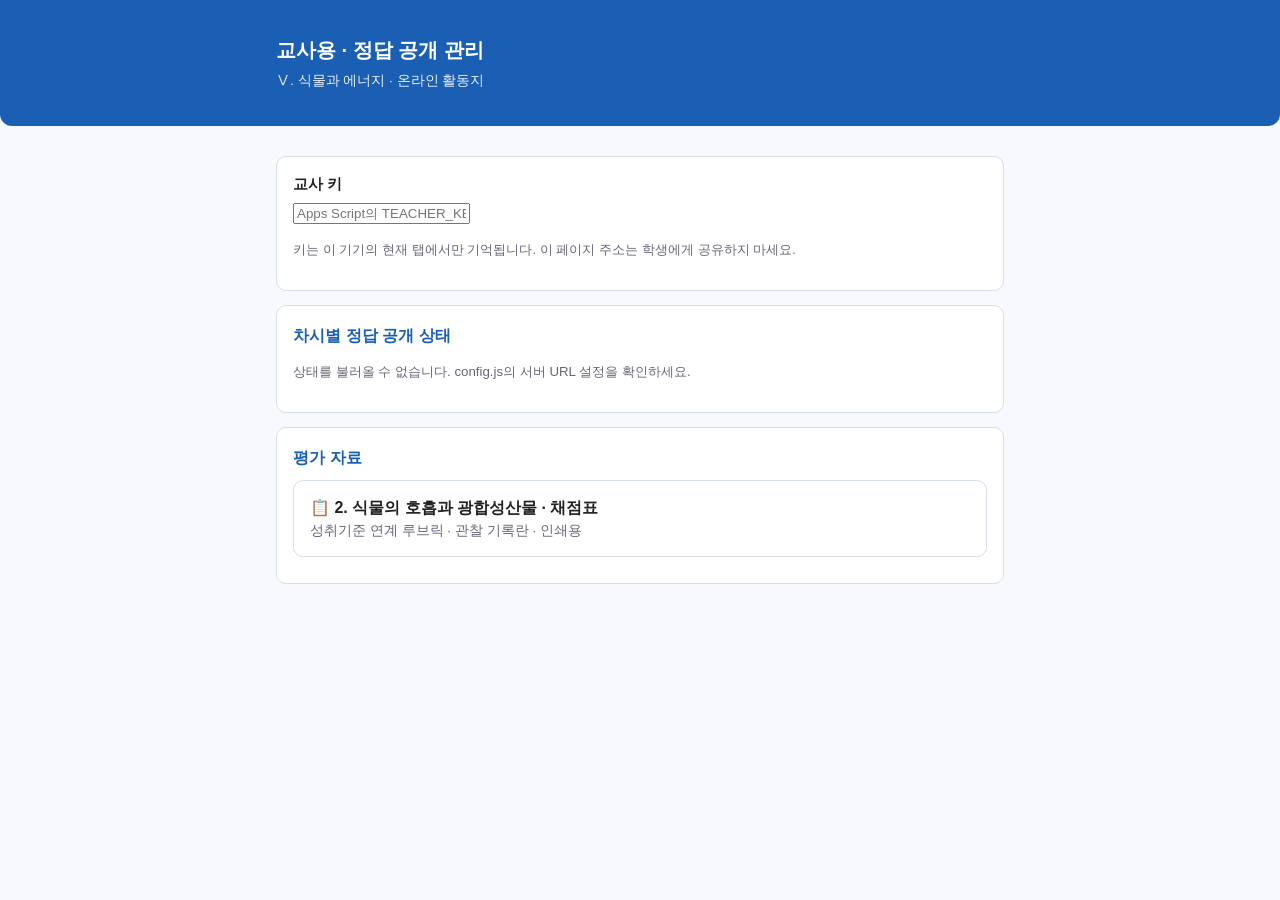
<file: gwanghap/teacher.html>
<!DOCTYPE html>
<html lang="ko">
<head>
<meta charset="UTF-8">
<meta name="viewport" content="width=device-width, initial-scale=1">
<meta name="robots" content="noindex">
<title>교사용 · 정답 공개 관리</title>
<link rel="stylesheet" href="assets/style.css">
</head>
<body>
<header><div class="wrap">
  <h1>교사용 · 정답 공개 관리</h1>
  <p>Ⅴ. 식물과 에너지 · 온라인 활동지</p>
</div></header>
<div class="wrap">
  <div class="card">
    <label for="tkey">교사 키</label>
    <input type="password" id="tkey" placeholder="Apps Script의 TEACHER_KEY 값">
    <p class="note">키는 이 기기의 현재 탭에서만 기억됩니다. 이 페이지 주소는 학생에게 공유하지 마세요.</p>
  </div>
  <div class="card">
    <h2>차시별 정답 공개 상태</h2>
    <div id="stBox"><p class="note">불러오는 중...</p></div>
  </div>
  <div id="msgBox" class="result"></div>
  <div class="card">
    <h2>평가 자료</h2>
    <div class="list">
      <a href="rubric.html">📋 2. 식물의 호흡과 광합성산물 · 채점표<span>성취기준 연계 루브릭 · 관찰 기록란 · 인쇄용</span></a>
    </div>
  </div>
</div>
<script src="assets/config.js"></script>
<script>
const WS_NAMES = {
  ws1:"1·2차시 · 광합성 과정",
  ws2:"3·4차시 · 광합성이 잘 일어나는 조건",
  ws3:"[호흡] 1차시 · 식물의 호흡과 광합성의 관계",
  ws4:"[호흡] 2·3차시 · 광합성산물의 저장과 이용"
};
const keyEl = document.getElementById("tkey");
keyEl.value = sessionStorage.getItem("tkey") || "";
keyEl.addEventListener("input", () => sessionStorage.setItem("tkey", keyEl.value));

async function loadStatus() {
  const box = document.getElementById("stBox");
  try {
    const r = await fetch(SCRIPT_URL + "?action=status");
    const d = await r.json();
    if (!d.ok) throw 0;
    box.innerHTML = Object.keys(WS_NAMES).map(ws => {
      const open = !!d.status[ws];
      return `<div class="q" style="display:flex;align-items:center;justify-content:space-between;gap:10px">
        <div><b>${WS_NAMES[ws]}</b><br><span class="${open ? 'mark-ok' : 'mark-no'}">${open ? '공개 중' : '비공개'}</span></div>
        <button style="width:auto;padding:8px 14px" onclick="toggle('${ws}', ${open ? "'N'" : "'Y'"})">${open ? '비공개로 전환' : '정답 공개'}</button>
      </div>`;
    }).join("");
  } catch (e) {
    box.innerHTML = '<p class="note">상태를 불러올 수 없습니다. config.js의 서버 URL 설정을 확인하세요.</p>';
  }
}

async function toggle(ws, open) {
  const msg = document.getElementById("msgBox");
  const key = keyEl.value.trim();
  if (!key) { msg.className = "result err"; msg.textContent = "교사 키를 먼저 입력하세요."; return; }
  if (open === "Y" && !confirm(WS_NAMES[ws] + " 정답을 지금 공개할까요? 학생들이 즉시 볼 수 있게 됩니다.")) return;
  try {
    const r = await fetch(SCRIPT_URL, { method: "POST", headers: {"Content-Type": "text/plain;charset=utf-8"},
      body: JSON.stringify({ action: "setOpen", key, ws, open }) });
    const d = await r.json();
    if (d.ok) { msg.className = "result ok"; msg.textContent = WS_NAMES[ws] + (d.open ? " 정답이 공개되었습니다." : " 정답이 비공개로 전환되었습니다."); }
    else { msg.className = "result err"; msg.textContent = d.message || "실패했습니다."; }
  } catch (e) { msg.className = "result err"; msg.textContent = "서버에 연결할 수 없습니다."; }
  loadStatus();
}
loadStatus();
</script>
</body>
</html>
</file>
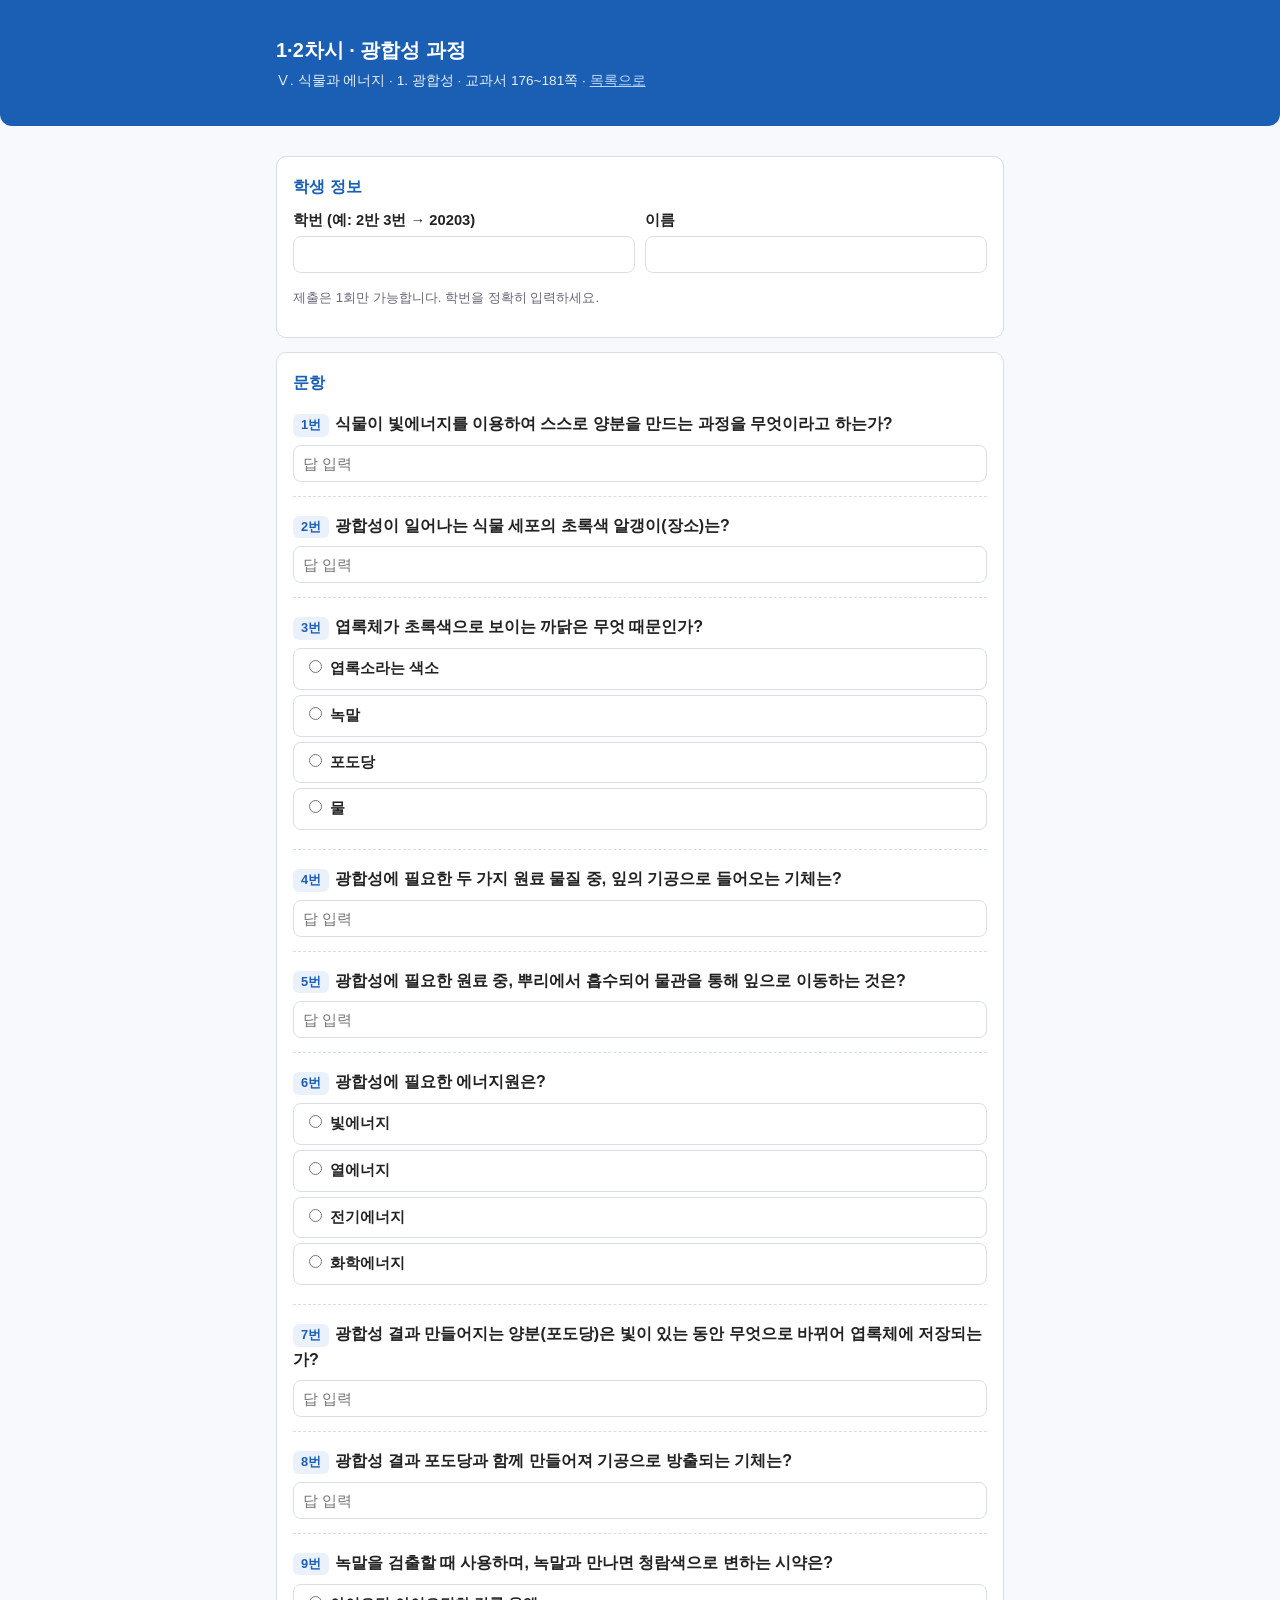
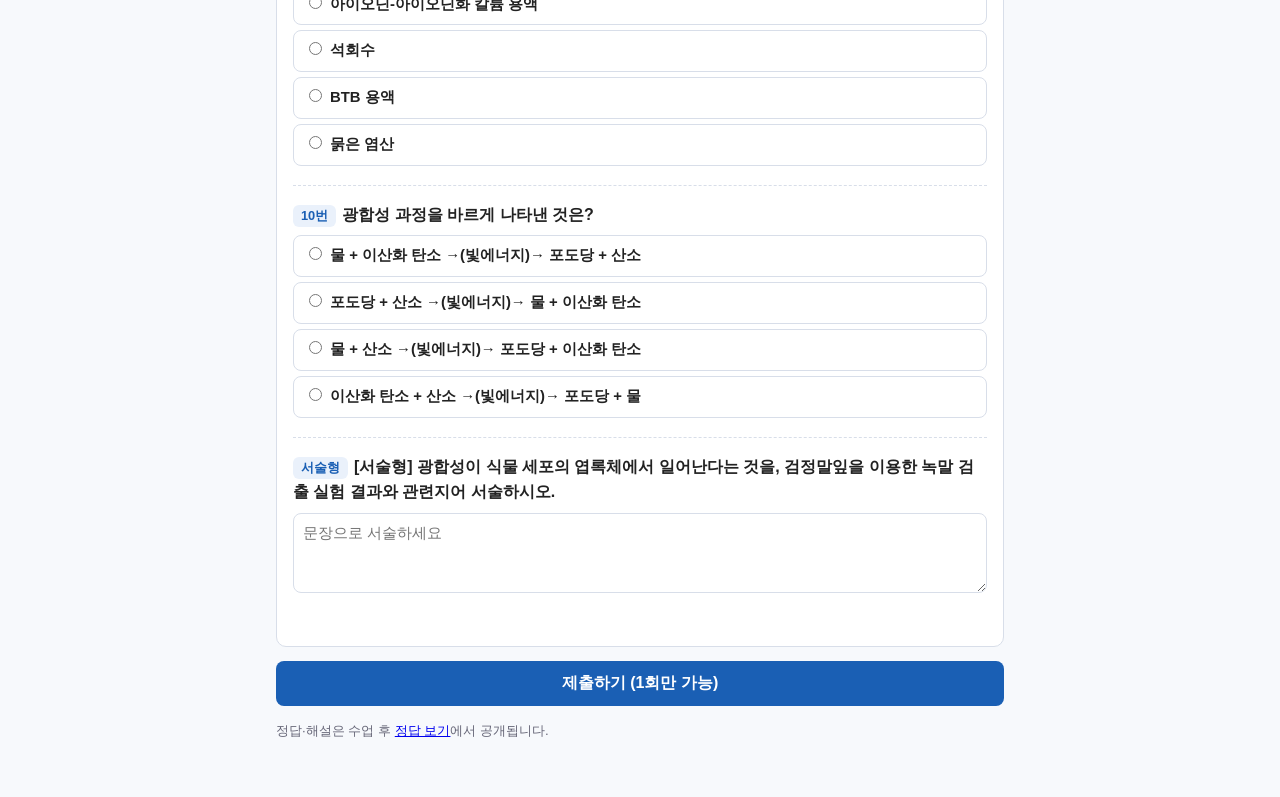
<file: gwanghap/ws1.html>
<!DOCTYPE html>
<html lang="ko">
<head>
<meta charset="UTF-8">
<meta name="viewport" content="width=device-width, initial-scale=1">
<meta name="robots" content="noindex">
<title>광합성 활동지 1</title>
<link rel="stylesheet" href="assets/style.css">
</head>
<body>
<header><div class="wrap">
  <h1 id="qz-title"></h1>
  <p>Ⅴ. 식물과 에너지 · 1. 광합성 · <span id="qz-pages"></span> · <a href="index.html" style="color:#cfe3ff">목록으로</a></p>
</div></header>
<div class="wrap">
  <div class="card">
    <h2>학생 정보</h2>
    <div class="row">
      <div><label for="sid">학번 (예: 2반 3번 → 20203)</label><input type="text" id="sid" inputmode="numeric" autocomplete="off"></div>
      <div><label for="sname">이름</label><input type="text" id="sname" autocomplete="off"></div>
    </div>
    <p class="note">제출은 1회만 가능합니다. 학번을 정확히 입력하세요.</p>
  </div>
  <div class="card">
    <h2>문항</h2>
    <div id="questions"></div>
  </div>
  <button id="submitBtn">제출하기 (1회만 가능)</button>
  <div id="resultBox" class="result"></div>
  <p class="note" style="margin-bottom:40px">정답·해설은 수업 후 <a href="answers.html">정답 보기</a>에서 공개됩니다.</p>
</div>
<script src="assets/config.js"></script>
<script src="assets/questions.js"></script>
<script>const QUIZ_ID = "ws1";</script>
<script src="assets/quiz.js"></script>
</body>
</html>
</file>
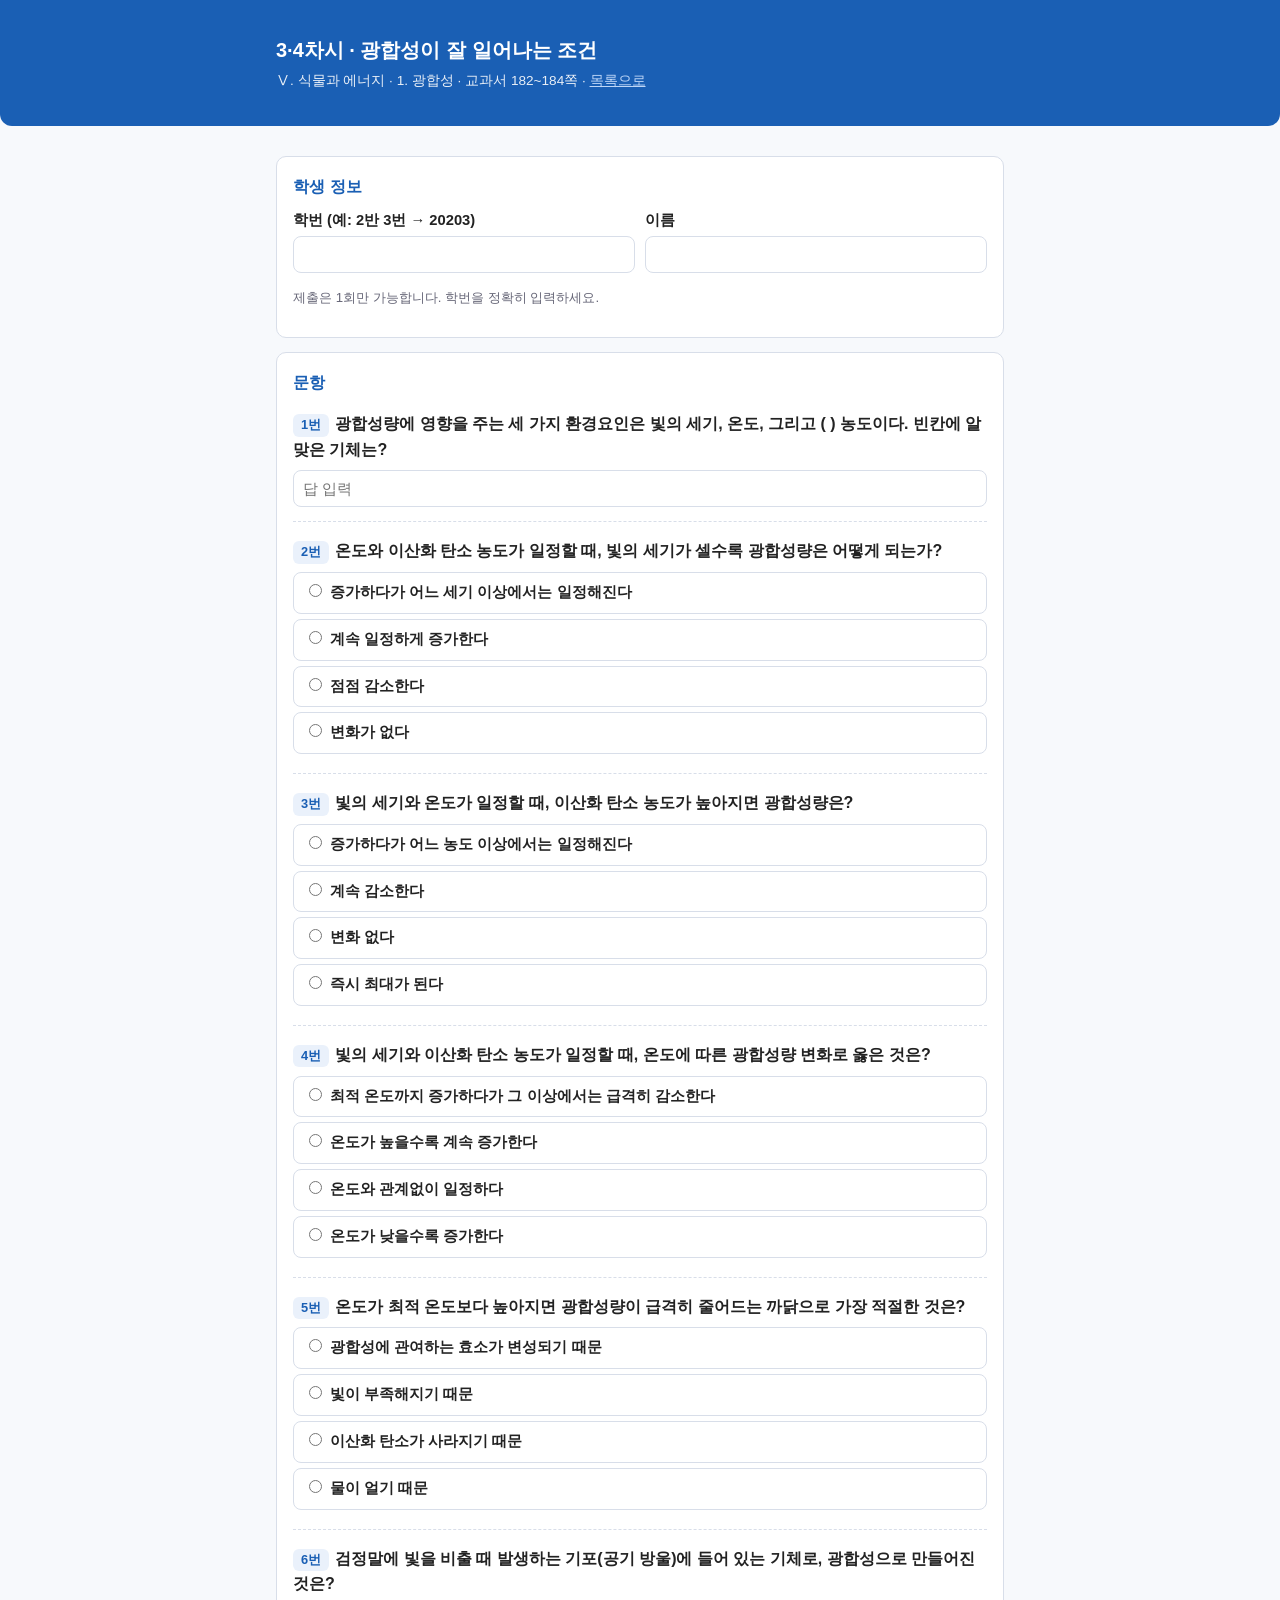
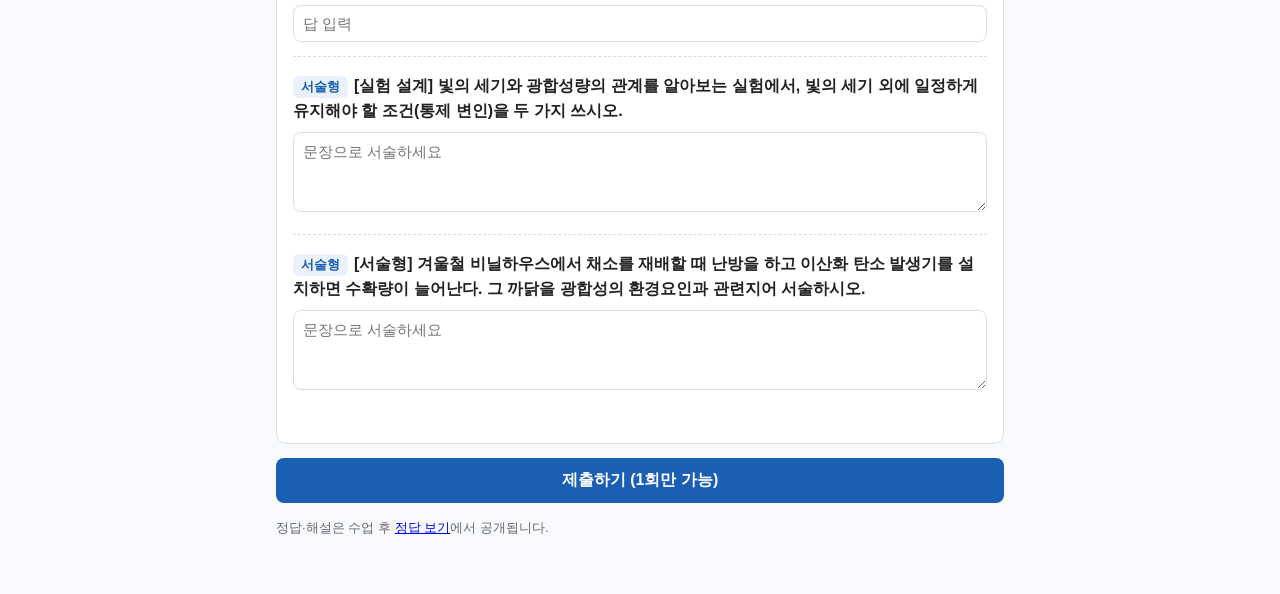
<file: gwanghap/ws2.html>
<!DOCTYPE html>
<html lang="ko">
<head>
<meta charset="UTF-8">
<meta name="viewport" content="width=device-width, initial-scale=1">
<meta name="robots" content="noindex">
<title>광합성 활동지 2</title>
<link rel="stylesheet" href="assets/style.css">
</head>
<body>
<header><div class="wrap">
  <h1 id="qz-title"></h1>
  <p>Ⅴ. 식물과 에너지 · 1. 광합성 · <span id="qz-pages"></span> · <a href="index.html" style="color:#cfe3ff">목록으로</a></p>
</div></header>
<div class="wrap">
  <div class="card">
    <h2>학생 정보</h2>
    <div class="row">
      <div><label for="sid">학번 (예: 2반 3번 → 20203)</label><input type="text" id="sid" inputmode="numeric" autocomplete="off"></div>
      <div><label for="sname">이름</label><input type="text" id="sname" autocomplete="off"></div>
    </div>
    <p class="note">제출은 1회만 가능합니다. 학번을 정확히 입력하세요.</p>
  </div>
  <div class="card">
    <h2>문항</h2>
    <div id="questions"></div>
  </div>
  <button id="submitBtn">제출하기 (1회만 가능)</button>
  <div id="resultBox" class="result"></div>
  <p class="note" style="margin-bottom:40px">정답·해설은 수업 후 <a href="answers.html">정답 보기</a>에서 공개됩니다.</p>
</div>
<script src="assets/config.js"></script>
<script src="assets/questions.js"></script>
<script>const QUIZ_ID = "ws2";</script>
<script src="assets/quiz.js"></script>
</body>
</html>
</file>
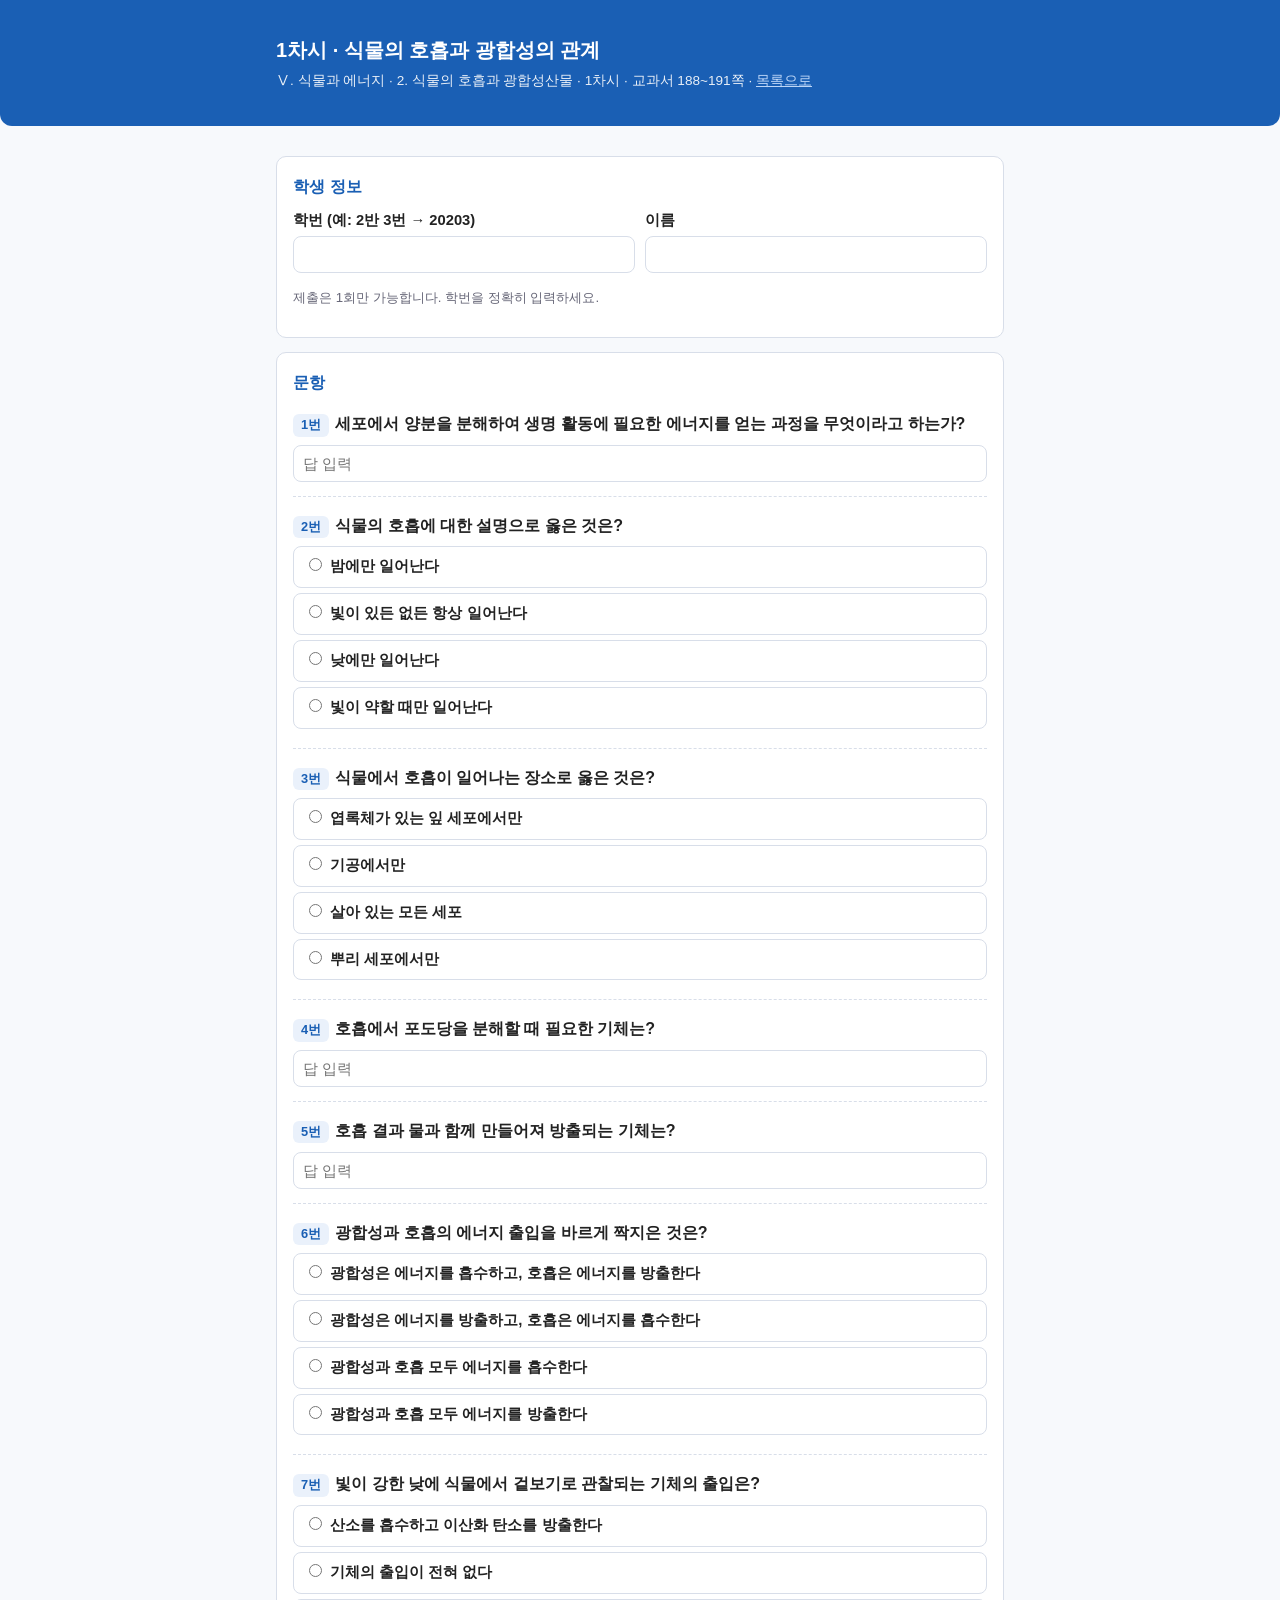
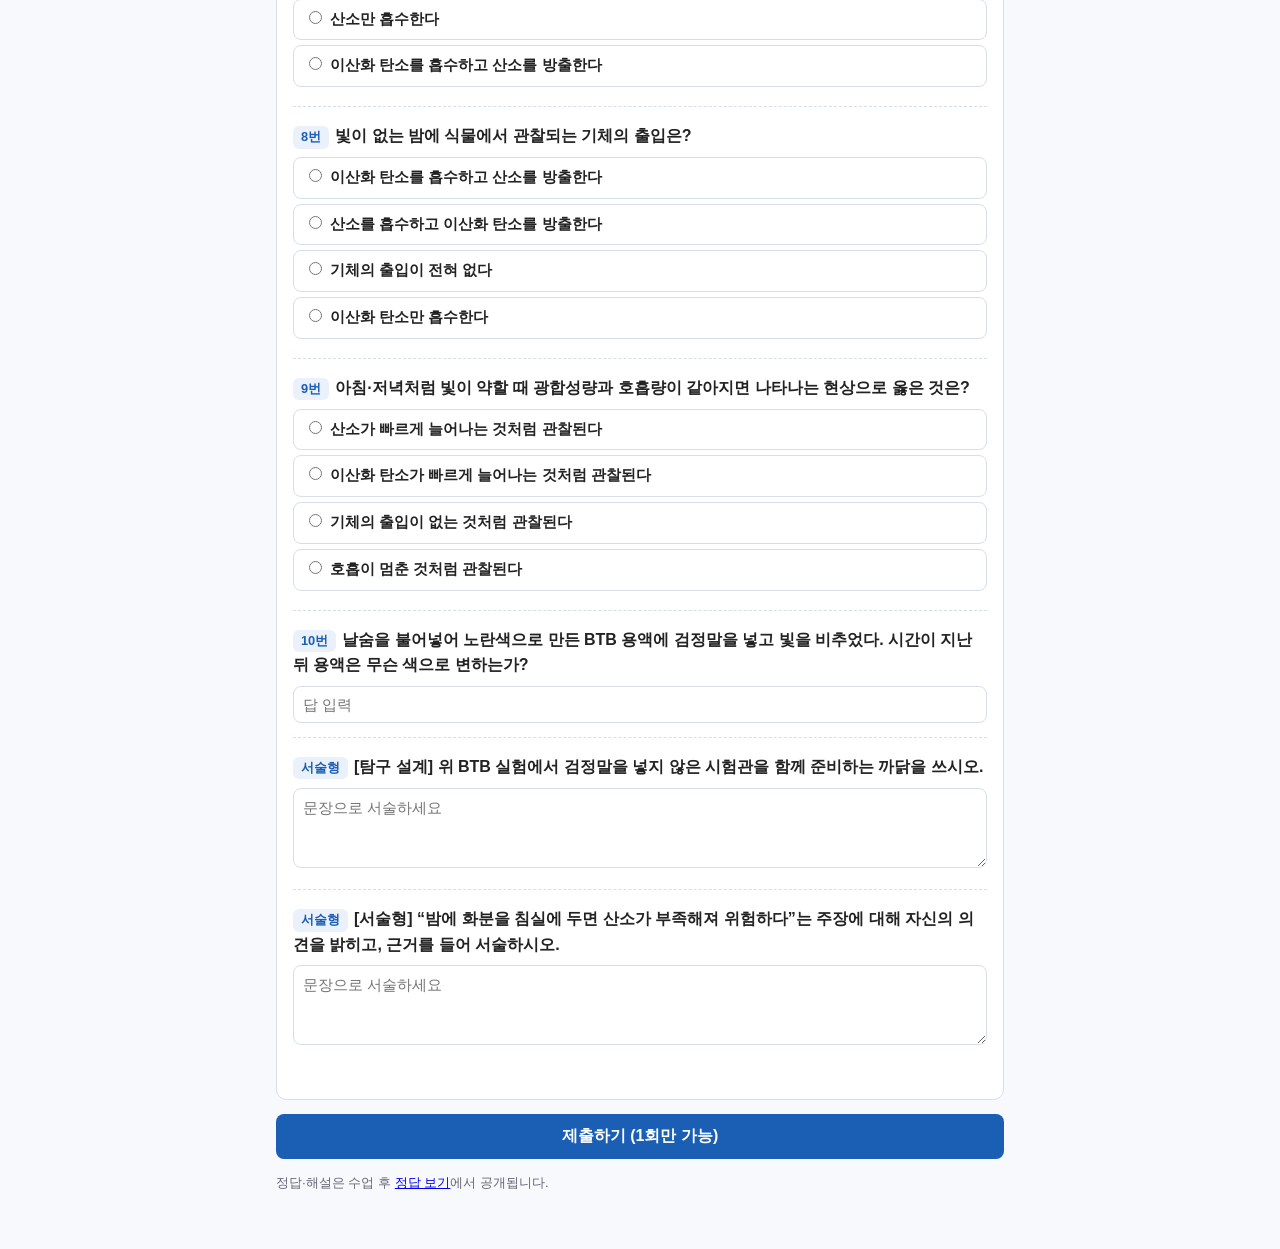
<file: gwanghap/ws3.html>
<!DOCTYPE html>
<html lang="ko">
<head>
<meta charset="UTF-8">
<meta name="viewport" content="width=device-width, initial-scale=1">
<meta name="robots" content="noindex">
<title>호흡과 광합성산물 활동지 1</title>
<link rel="stylesheet" href="assets/style.css">
</head>
<body>
<header><div class="wrap">
  <h1 id="qz-title"></h1>
  <p>Ⅴ. 식물과 에너지 · 2. 식물의 호흡과 광합성산물 · 1차시 · <span id="qz-pages"></span> · <a href="index.html" style="color:#cfe3ff">목록으로</a></p>
</div></header>
<div class="wrap">
  <div class="card">
    <h2>학생 정보</h2>
    <div class="row">
      <div><label for="sid">학번 (예: 2반 3번 → 20203)</label><input type="text" id="sid" inputmode="numeric" autocomplete="off"></div>
      <div><label for="sname">이름</label><input type="text" id="sname" autocomplete="off"></div>
    </div>
    <p class="note">제출은 1회만 가능합니다. 학번을 정확히 입력하세요.</p>
  </div>
  <div class="card">
    <h2>문항</h2>
    <div id="questions"></div>

  </div>
  <button id="submitBtn">제출하기 (1회만 가능)</button>
  <div id="resultBox" class="result"></div>
  <p class="note" style="margin-bottom:40px">정답·해설은 수업 후 <a href="answers.html">정답 보기</a>에서 공개됩니다.</p>
</div>
<script src="assets/config.js"></script>
<script src="assets/questions.js"></script>
<script>const QUIZ_ID = "ws3";</script>
<script src="assets/quiz.js"></script>
</body>
</html>
</file>
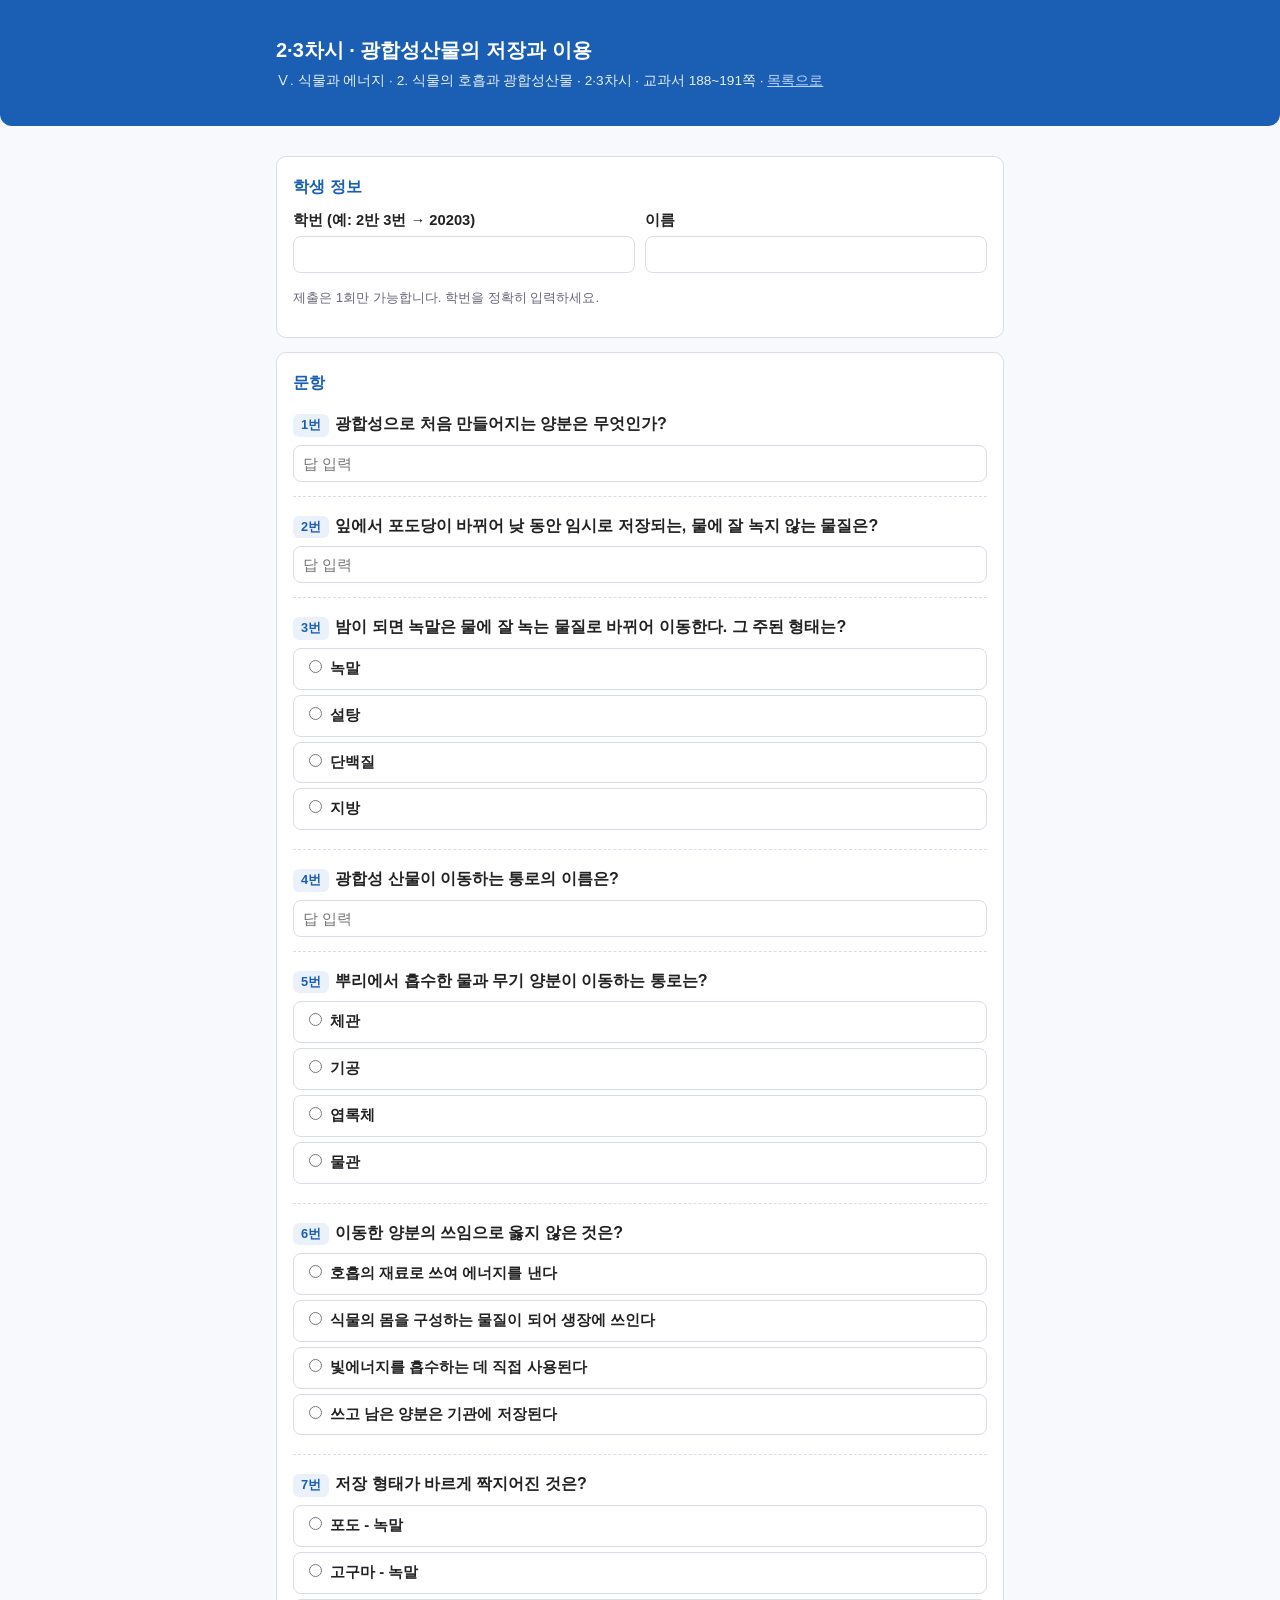
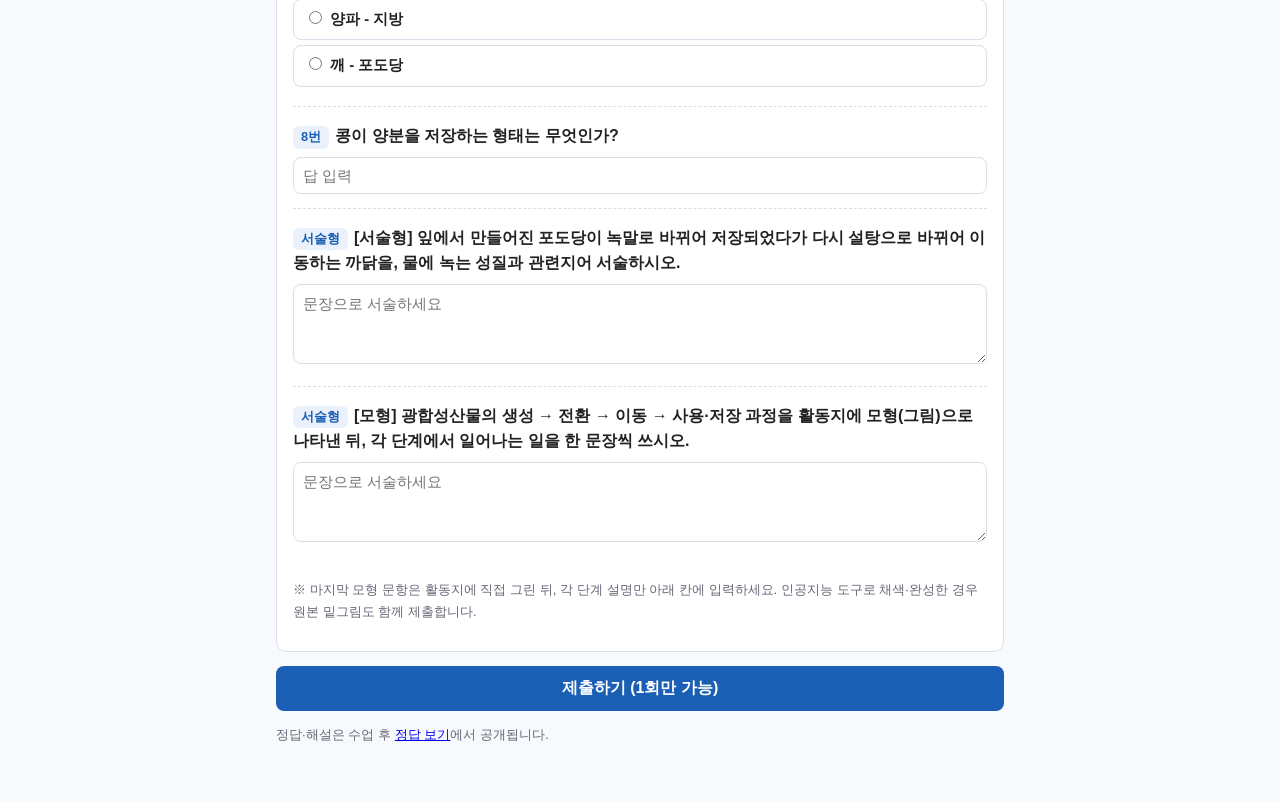
<file: gwanghap/ws4.html>
<!DOCTYPE html>
<html lang="ko">
<head>
<meta charset="UTF-8">
<meta name="viewport" content="width=device-width, initial-scale=1">
<meta name="robots" content="noindex">
<title>호흡과 광합성산물 활동지 2</title>
<link rel="stylesheet" href="assets/style.css">
</head>
<body>
<header><div class="wrap">
  <h1 id="qz-title"></h1>
  <p>Ⅴ. 식물과 에너지 · 2. 식물의 호흡과 광합성산물 · 2·3차시 · <span id="qz-pages"></span> · <a href="index.html" style="color:#cfe3ff">목록으로</a></p>
</div></header>
<div class="wrap">
  <div class="card">
    <h2>학생 정보</h2>
    <div class="row">
      <div><label for="sid">학번 (예: 2반 3번 → 20203)</label><input type="text" id="sid" inputmode="numeric" autocomplete="off"></div>
      <div><label for="sname">이름</label><input type="text" id="sname" autocomplete="off"></div>
    </div>
    <p class="note">제출은 1회만 가능합니다. 학번을 정확히 입력하세요.</p>
  </div>
  <div class="card">
    <h2>문항</h2>
    <div id="questions"></div>
    <p class="note">※ 마지막 모형 문항은 활동지에 직접 그린 뒤, 각 단계 설명만 아래 칸에 입력하세요. 인공지능 도구로 채색·완성한 경우 원본 밑그림도 함께 제출합니다.</p>
  </div>
  <button id="submitBtn">제출하기 (1회만 가능)</button>
  <div id="resultBox" class="result"></div>
  <p class="note" style="margin-bottom:40px">정답·해설은 수업 후 <a href="answers.html">정답 보기</a>에서 공개됩니다.</p>
</div>
<script src="assets/config.js"></script>
<script src="assets/questions.js"></script>
<script>const QUIZ_ID = "ws4";</script>
<script src="assets/quiz.js"></script>
</body>
</html>
</file>
<file: styles.css>
:root {
  --bg: #f4f6fb;
  --card: #ffffff;
  --ink: #1f2937;
  --muted: #6b7280;
  --primary: #4f46e5;
  --primary-dark: #4338ca;
  --ok: #16a34a;
  --ok-bg: #dcfce7;
  --no: #dc2626;
  --no-bg: #fee2e2;
  --neutral-bg: #eef2ff;
  --border: #e5e7eb;
  --shadow: 0 4px 14px rgba(31, 41, 55, 0.08);
}

* { box-sizing: border-box; }

body {
  margin: 0;
  font-family: "Pretendard", "Apple SD Gothic Neo", "Malgun Gothic", system-ui, sans-serif;
  background: var(--bg);
  color: var(--ink);
  line-height: 1.6;
}

.hidden { display: none !important; }
.muted { color: var(--muted); }

/* 헤더 */
.app-header {
  background: linear-gradient(135deg, #4f46e5, #6366f1);
  color: #fff;
  box-shadow: var(--shadow);
  position: sticky;
  top: 0;
  z-index: 10;
}
.header-inner {
  max-width: 860px;
  margin: 0 auto;
  padding: 16px 20px 12px;
  display: flex;
  flex-wrap: wrap;
  align-items: center;
  gap: 8px;
}
.header-top {
  display: flex;
  align-items: center;
  justify-content: space-between;
  width: 100%;
}
.logo {
  margin: 0;
  font-size: 22px;
  cursor: pointer;
}
.breadcrumb {
  width: 100%;
  margin-top: 4px;
  font-size: 13px;
  color: #e0e7ff;
}
.breadcrumb a { color: #fff; text-decoration: none; opacity: 0.9; }
.breadcrumb a:hover { text-decoration: underline; }
.breadcrumb .sep { margin: 0 6px; opacity: 0.6; }
.breadcrumb .current { font-weight: 600; }

.app-main {
  max-width: 860px;
  margin: 0 auto;
  padding: 24px 20px 60px;
}

.page-head { margin-bottom: 20px; }
.page-head h2 { margin: 0 0 4px; font-size: 24px; }

/* 단원 카드 */
.unit-grid {
  display: grid;
  grid-template-columns: repeat(auto-fill, minmax(220px, 1fr));
  gap: 14px;
}
.unit-card {
  position: relative;
  display: flex;
  align-items: center;
  gap: 14px;
  background: var(--card);
  border: 1px solid var(--border);
  border-radius: 16px;
  padding: 18px;
  text-align: left;
  cursor: pointer;
  font: inherit;
  color: inherit;
  transition: transform 0.12s, box-shadow 0.12s, border-color 0.12s;
}
.unit-card.available:hover {
  transform: translateY(-3px);
  box-shadow: var(--shadow);
  border-color: var(--primary);
}
.unit-card.locked { opacity: 0.6; cursor: not-allowed; }
.unit-roman {
  font-size: 28px;
  font-weight: 800;
  color: var(--primary);
  background: var(--neutral-bg);
  width: 56px; height: 56px;
  display: flex; align-items: center; justify-content: center;
  border-radius: 14px;
  flex-shrink: 0;
}
.unit-body h3 { margin: 0; font-size: 17px; }
.unit-pages { margin: 2px 0 0; font-size: 12px; color: var(--muted); }
.badge {
  position: absolute; top: 12px; right: 12px;
  font-size: 11px; padding: 3px 8px; border-radius: 999px; font-weight: 600;
}
.badge.ok { background: var(--ok-bg); color: var(--ok); }
.badge.soon { background: #f3f4f6; color: var(--muted); }

/* 실험·기록 카드 */
.tool-section { margin-top: 26px; }
.tool-heading { font-size: 14px; color: var(--muted); margin: 0 0 12px; font-weight: 700; }
.tool-card {
  display: flex; align-items: center; gap: 16px;
  background: var(--card); border: 1px solid var(--border);
  border-radius: 16px; padding: 20px;
  text-decoration: none; color: inherit;
  transition: transform 0.12s, box-shadow 0.12s, border-color 0.12s;
}
.tool-card:hover {
  transform: translateY(-2px); box-shadow: var(--shadow); border-color: var(--primary);
}
.tool-icon { font-size: 30px; }
.tool-card .tool-body { flex: 1; }
.tool-card .tool-body h3 { margin: 0 0 4px; font-size: 18px; }

/* 평가 목록 */
.assessment-list { display: flex; flex-direction: column; gap: 14px; }
.assessment-card {
  display: flex; align-items: center; gap: 16px;
  background: var(--card);
  border: 1px solid var(--border);
  border-radius: 16px;
  padding: 20px;
  cursor: pointer; font: inherit; color: inherit; text-align: left;
  transition: transform 0.12s, box-shadow 0.12s, border-color 0.12s;
}
.assessment-card:hover {
  transform: translateY(-2px);
  box-shadow: var(--shadow);
  border-color: var(--primary);
}
.assessment-icon { font-size: 30px; }
.assessment-body { flex: 1; }
.assessment-body h3 { margin: 0 0 4px; font-size: 18px; }
.q-count {
  display: inline-block; margin-top: 6px;
  font-size: 12px; color: var(--primary); font-weight: 600;
}
.start-arrow { color: var(--primary); font-weight: 700; white-space: nowrap; }
.lock-tag { display: inline-block; margin-top: 6px; margin-left: 8px; font-size: 12px; font-weight: 600; color: #b45309; }

/* 비밀번호 모달 */
.pw-overlay {
  position: fixed; inset: 0; z-index: 100;
  background: rgba(17, 24, 39, 0.55);
  display: flex; align-items: center; justify-content: center;
  padding: 20px;
}
.pw-modal {
  background: #fff; border-radius: 18px; padding: 28px 24px;
  width: 100%; max-width: 360px; text-align: center;
  box-shadow: 0 20px 50px rgba(0,0,0,0.3);
}
.pw-icon { font-size: 40px; }
.pw-modal h3 { margin: 8px 0 4px; font-size: 18px; }
.pw-modal input {
  width: 100%; margin-top: 16px; padding: 12px 14px; font-size: 18px;
  text-align: center; letter-spacing: 4px;
  border: 1.5px solid var(--border); border-radius: 12px;
}
.pw-modal input:focus { outline: none; border-color: var(--primary); }
.pw-error { color: var(--no); font-size: 13px; margin: 10px 0 0; }
.pw-actions { display: flex; gap: 10px; margin-top: 18px; }
.pw-actions .btn { flex: 1; }

/* 진행 바 */
.quiz-progress { display: flex; align-items: center; gap: 12px; margin-bottom: 16px; }
.progress-bar { flex: 1; height: 8px; background: #e5e7eb; border-radius: 999px; overflow: hidden; }
.progress-fill { height: 100%; background: linear-gradient(90deg, #6366f1, #4f46e5); transition: width 0.3s; }
.progress-text { font-size: 13px; color: var(--muted); font-weight: 600; white-space: nowrap; }

/* 문제 카드 */
.question-card {
  background: var(--card);
  border: 1px solid var(--border);
  border-radius: 18px;
  padding: 24px;
  box-shadow: var(--shadow);
}
.q-meta { display: flex; gap: 8px; margin-bottom: 12px; flex-wrap: wrap; }
.q-topic { font-size: 12px; font-weight: 700; color: var(--primary); background: var(--neutral-bg); padding: 4px 10px; border-radius: 999px; }
.q-type { font-size: 12px; font-weight: 600; color: var(--muted); background: #f3f4f6; padding: 4px 10px; border-radius: 999px; }
.q-stem { font-size: 18px; margin: 0 0 16px; line-height: 1.7; }
.figure-note {
  background: #fffbeb; border: 1px dashed #f59e0b; color: #92400e;
  padding: 10px 14px; border-radius: 12px; font-size: 13px; margin-bottom: 16px;
}
.q-figure {
  margin: 0 0 16px; padding: 12px;
  background: #f9fafb; border: 1px solid var(--border); border-radius: 12px;
  text-align: center;
}
.q-figure img {
  max-width: 100%; height: auto; border-radius: 8px; background: #fff;
}
.q-figure figcaption {
  margin-top: 8px; font-size: 12px; color: var(--muted);
}

/* 선택지 */
.options { display: flex; flex-direction: column; gap: 10px; }
.options.image-options {
  display: grid; grid-template-columns: repeat(2, 1fr); gap: 10px;
}
.opt-img { display: block; max-width: 100%; height: auto; border-radius: 6px; }
.image-options .option { align-items: center; }
@media (max-width: 520px) {
  .options.image-options { grid-template-columns: 1fr; }
}
.option {
  display: flex; align-items: flex-start; gap: 12px;
  background: #fff; border: 1.5px solid var(--border);
  border-radius: 12px; padding: 14px 16px;
  cursor: pointer; font: inherit; color: inherit; text-align: left;
  transition: border-color 0.12s, background 0.12s;
}
.option:hover:not(:disabled) { border-color: var(--primary); background: #fafaff; }
.option:disabled { cursor: default; }
.opt-label { font-weight: 800; color: var(--primary); flex-shrink: 0; }
.option.selected { border-color: var(--primary); background: var(--neutral-bg); }
.option.correct { border-color: var(--ok); background: var(--ok-bg); }
.option.correct .opt-label { color: var(--ok); }
.option.wrong { border-color: var(--no); background: var(--no-bg); }
.option.wrong .opt-label { color: var(--no); }

.select-hint { font-size: 13px; color: var(--muted); margin: 12px 2px 0; }
.confirm-btn { width: 100%; margin-top: 10px; padding: 14px; font-size: 16px; }
.confirm-btn:disabled { opacity: 0.45; cursor: not-allowed; }

/* 입력형 */
.answer-input { display: flex; gap: 10px; }
.answer-input.essay { flex-direction: column; }
.answer-input input, .answer-input textarea {
  flex: 1; font: inherit; padding: 12px 14px;
  border: 1.5px solid var(--border); border-radius: 12px; resize: vertical;
}
.answer-input input:focus, .answer-input textarea:focus { outline: none; border-color: var(--primary); }

/* 피드백 */
.feedback { margin-top: 18px; padding: 16px; border-radius: 12px; font-size: 14px; }
.feedback.correct { background: var(--ok-bg); border: 1px solid #86efac; }
.feedback.wrong { background: var(--no-bg); border: 1px solid #fca5a5; }
.feedback.neutral { background: var(--neutral-bg); border: 1px solid #c7d2fe; }
.fb-head { font-weight: 700; font-size: 15px; margin-bottom: 8px; }
.fb-body { margin-top: 8px; }
.fb-tag {
  display: inline-block; font-size: 11px; font-weight: 700;
  background: rgba(0,0,0,0.06); padding: 2px 8px; border-radius: 6px; margin-right: 6px;
}

/* 네비게이션 */
.quiz-nav { display: flex; justify-content: space-between; margin-top: 18px; gap: 10px; }

.btn {
  font: inherit; font-weight: 600; cursor: pointer;
  border-radius: 12px; padding: 12px 20px; border: 1.5px solid transparent;
  transition: background 0.12s, transform 0.08s;
}
.btn:active { transform: scale(0.98); }
.btn.primary { background: var(--primary); color: #fff; }
.btn.primary:hover { background: var(--primary-dark); }
.btn.ghost { background: #fff; border-color: var(--border); color: var(--ink); }
.btn.ghost:hover { border-color: var(--primary); color: var(--primary); }
.btn.ghost:disabled { opacity: 0.4; cursor: not-allowed; }
.btn.link { background: none; border: none; color: var(--primary); padding: 4px 8px; }
.btn.link:hover { text-decoration: underline; }

/* 결과 */
.result-hero {
  display: flex; align-items: center; gap: 24px;
  background: var(--card); border: 1px solid var(--border);
  border-radius: 18px; padding: 28px; box-shadow: var(--shadow); margin-bottom: 20px;
}
.score-circle {
  width: 110px; height: 110px; border-radius: 50%;
  background: conic-gradient(var(--primary) 0, var(--primary) 100%);
  display: flex; align-items: baseline; justify-content: center;
  color: #fff; flex-shrink: 0;
  background: linear-gradient(135deg, #6366f1, #4f46e5);
}
.score-num { font-size: 42px; font-weight: 800; }
.score-unit { font-size: 18px; }
.score-detail h2 { margin: 0 0 8px; font-size: 20px; }
.score-detail p { margin: 2px 0; }

.result-table-wrap { overflow-x: auto; background: var(--card); border: 1px solid var(--border); border-radius: 16px; }
.result-table { width: 100%; border-collapse: collapse; font-size: 14px; }
.result-table th, .result-table td { padding: 12px 14px; text-align: left; border-bottom: 1px solid var(--border); }
.result-table th { background: #f9fafb; font-size: 12px; color: var(--muted); }
.result-table tr:last-child td { border-bottom: none; }
.topic-cell { color: var(--muted); }
.status-pill { font-size: 12px; font-weight: 700; padding: 3px 10px; border-radius: 999px; }
.status-pill.ok { background: var(--ok-bg); color: var(--ok); }
.status-pill.no { background: var(--no-bg); color: var(--no); }
.status-pill.essay { background: var(--neutral-bg); color: var(--primary); }
.status-pill.skip { background: #f3f4f6; color: var(--muted); }

.result-actions { display: flex; gap: 12px; margin-top: 20px; }

.app-footer { text-align: center; color: var(--muted); font-size: 13px; padding: 24px; }

@media (max-width: 520px) {
  .result-hero { flex-direction: column; text-align: center; }
  .q-stem { font-size: 16px; }
  .answer-input { flex-direction: column; }
}


/* 활동지 생성기 링크 */
.header-inner {
  display: flex;
  flex-wrap: wrap;
  align-items: center;
  justify-content: space-between;
}
.logo { margin-right: auto; }
.breadcrumb { width: 100%; }
.worksheet-link {
  display: inline-flex;
  align-items: center;
  gap: 4px;
  padding: 8px 16px;
  background: rgba(255,255,255,0.18);
  color: #fff;
  border: 1.5px solid rgba(255,255,255,0.35);
  border-radius: 10px;
  font-size: 13px;
  font-weight: 700;
  text-decoration: none;
  transition: background 0.15s, border-color 0.15s;
  white-space: nowrap;
}
.worksheet-link:hover {
  background: rgba(255,255,255,0.3);
  border-color: rgba(255,255,255,0.6);
}
</file>
<file: gwanghap/assets/style.css>
:root{--main:#1a5fb4;--bg:#f7f9fc;--card:#fff;--line:#d8dee9;--ok:#2e7d32;--no:#c62828}
*{box-sizing:border-box}
body{font-family:'Noto Sans KR','Malgun Gothic',sans-serif;background:var(--bg);margin:0;color:#222;line-height:1.6}
.wrap{max-width:760px;margin:0 auto;padding:16px}
header{background:var(--main);color:#fff;padding:18px 16px;border-radius:0 0 12px 12px}
header h1{margin:0;font-size:1.25rem}
header p{margin:4px 0 0;font-size:.85rem;opacity:.9}
.card{background:var(--card);border:1px solid var(--line);border-radius:10px;padding:16px;margin:14px 0}
.card h2{font-size:1.02rem;margin:0 0 10px;color:var(--main)}
label{display:block;font-weight:600;margin-bottom:4px;font-size:.92rem}
input[type=text],textarea,select{width:100%;padding:9px;border:1px solid var(--line);border-radius:8px;font-size:.95rem;font-family:inherit}
textarea{min-height:80px}
.q{margin:16px 0;padding-bottom:14px;border-bottom:1px dashed var(--line)}
.q:last-child{border-bottom:none}
.qtext{font-weight:600;margin-bottom:8px}
.choice{display:block;margin:5px 0;padding:8px 10px;border:1px solid var(--line);border-radius:8px;cursor:pointer;font-size:.93rem}
.choice:has(input:checked){border-color:var(--main);background:#eaf1fb}
.choice input{margin-right:8px}
.row{display:flex;gap:10px}
.row>div{flex:1}
button{background:var(--main);color:#fff;border:none;border-radius:8px;padding:12px 18px;font-size:1rem;font-weight:700;cursor:pointer;width:100%}
button:disabled{background:#9ab;cursor:not-allowed}
.result{padding:14px;border-radius:8px;margin-top:14px;display:none}
.result.ok{display:block;background:#e8f5e9;border:1px solid var(--ok)}
.result.err{display:block;background:#ffebee;border:1px solid var(--no)}
.mark-ok{color:var(--ok);font-weight:700}
.mark-no{color:var(--no);font-weight:700}
.list a{display:block;background:var(--card);border:1px solid var(--line);border-radius:10px;padding:14px 16px;margin:10px 0;text-decoration:none;color:#222;font-weight:600}
.list a:hover{border-color:var(--main)}
.list span{display:block;font-weight:400;font-size:.85rem;color:#667}
.note{font-size:.83rem;color:#667}
.badge{display:inline-block;background:#eaf1fb;color:var(--main);border-radius:6px;padding:1px 8px;font-size:.8rem;font-weight:700;margin-right:6px}
</file>
